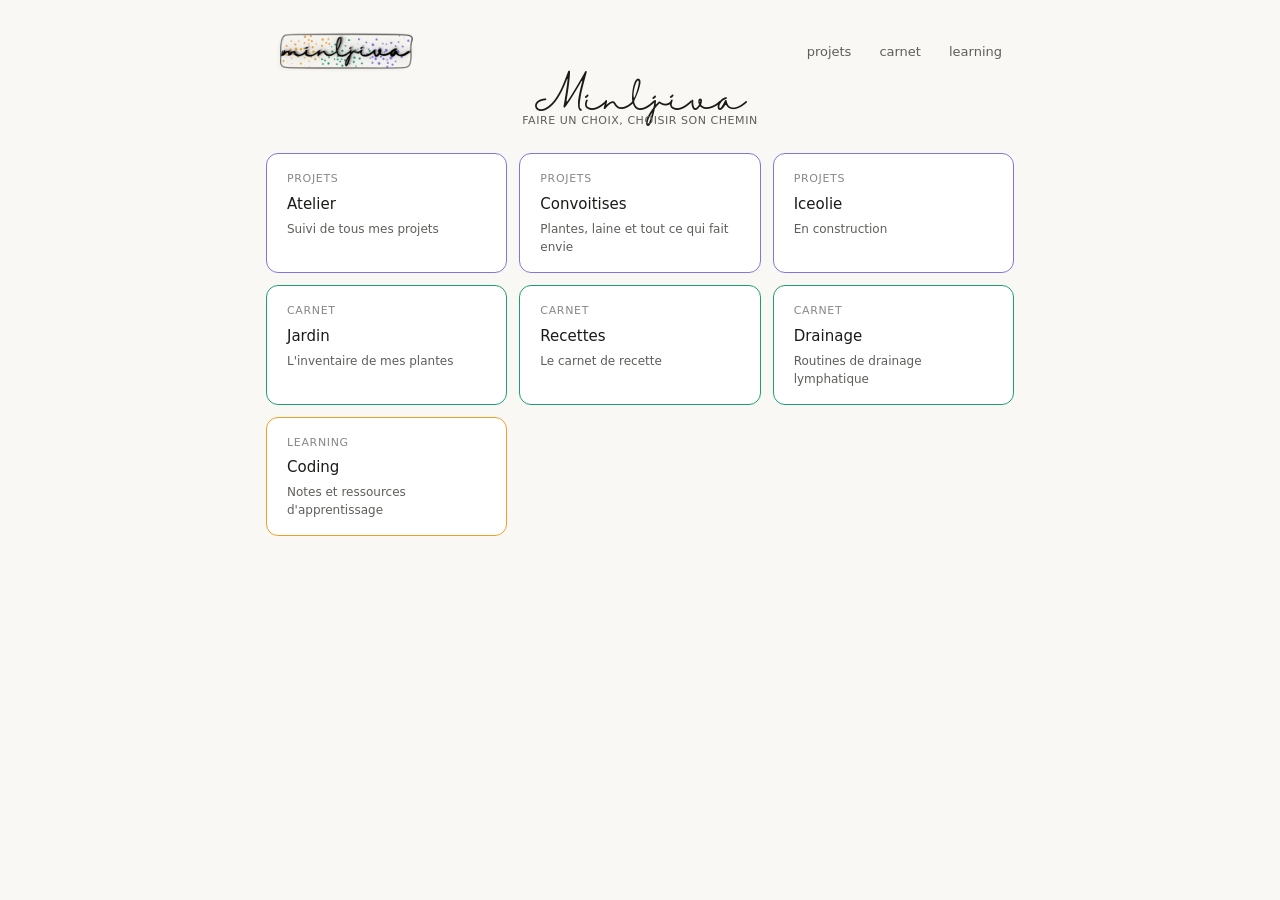
<file: index.html>
<!DOCTYPE html>
<html lang="fr">
<head>
  <meta charset="UTF-8">
  <meta name="viewport" content="width=device-width, initial-scale=1.0">
  <link rel="stylesheet" href="style.css">
  <title>Minljiva</title>
</head>
<body>

  <header class="site-header" data-page="">
    <a href="index.html"><img src="Minljiva.png" alt="Minljiva"></a>
    <nav class="nav" id="main-nav"></nav>
  </header>

  <h1>Minljiva</h1>
  <p class="subtitle">Faire un choix, choisir son chemin</p>

    <div class="index-grid">

    <a href="ATELIER.html" class="index-card-projet">
      <div class="index-card-cat">projets</div>
      <div class="index-card-title">Atelier</div>
      <div class="index-card-desc">Suivi de tous mes projets</div>
    </a>

    <a href="CONVOITISES.html" class="index-card-projet">
      <div class="index-card-cat">projets</div>
      <div class="index-card-title">Convoitises</div>
      <div class="index-card-desc">Plantes, laine et tout ce qui fait envie</div>
    </a>

<a href="https://minljiva.github.io/iceolie/" class="index-card-projet">
      <div class="index-card-cat">projets</div>
      <div class="index-card-title">Iceolie</div>
      <div class="index-card-desc">En construction</div>
    </a>

    <a href="JARDIN.html" class="index-card-carnet">
      <div class="index-card-cat">carnet</div>
      <div class="index-card-title">Jardin</div>
      <div class="index-card-desc">L'inventaire de mes plantes</div>
    </a>

    <a href="RECETTES.html" class="index-card-carnet">
      <div class="index-card-cat">carnet</div>
      <div class="index-card-title">Recettes</div>
      <div class="index-card-desc">Le carnet de recette</div>
    </a>

    <a href="DRAINAGE.html" class="index-card-carnet">
      <div class="index-card-cat">carnet</div>
      <div class="index-card-title">Drainage</div>
      <div class="index-card-desc">Routines de drainage lymphatique</div>
    </a>

<a href="CODING.html" class="index-card-learning">
      <div class="index-card-cat">learning</div>
      <div class="index-card-title">Coding</div>
      <div class="index-card-desc">Notes et ressources d'apprentissage</div>
    </a>

  </div> <script src="scripts/nav.js"></script>
</body>
</html>
</file>
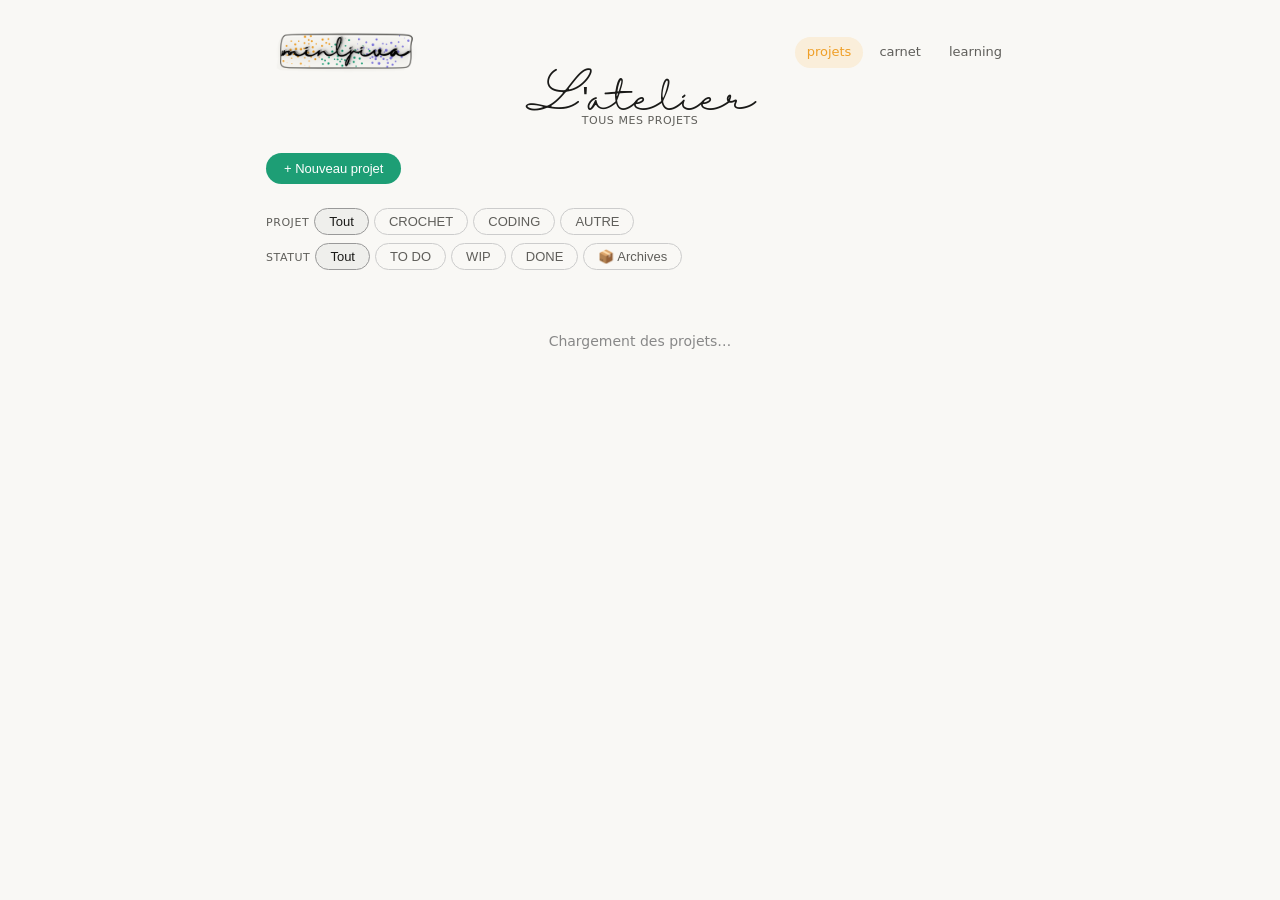
<file: ATELIER.html>
<!DOCTYPE html>
<html lang="fr">
<head>
  <meta charset="UTF-8">
  <meta name="viewport" content="width=device-width, initial-scale=1.0">
  <link rel="stylesheet" href="style.css">
  <title>L'atelier — Minljiva</title>
</head>
<body>

  <header class="site-header" data-page="projets">
    <a href="index.html"><img src="Minljiva.png" alt="Minljiva"></a>
    <nav class="nav" id="main-nav"></nav>
  </header>

  <h1>L'atelier</h1>
  <p class="subtitle">Tous mes projets</p>

  <button class="btn-add" onclick="ouvrirModal()">+ Nouveau projet</button>

  <div class="filter-bar">
    <div class="filter-group-wrapper">
      <span class="filter-label">Projet</span>
      <button class="filter-btn active" onclick="filterProjet('all', this)">Tout</button>
      <button class="filter-btn" onclick="filterProjet('crochet', this)">CROCHET</button>
      <button class="filter-btn" onclick="filterProjet('coding', this)">CODING</button>
      <button class="filter-btn" onclick="filterProjet('autre', this)">AUTRE</button>
    </div>

    <div class="filter-group-wrapper">
      <span class="filter-label">Statut</span>
      <button class="filter-btn active" onclick="setFiltre('all', this)">Tout</button>
      <button class="filter-btn" onclick="setFiltre('todo', this)">TO DO</button>
      <button class="filter-btn" onclick="setFiltre('wip', this)">WIP</button>
      <button class="filter-btn" onclick="setFiltre('done', this)">DONE</button>
      <button class="filter-btn" onclick="setFiltre('archive', this)">📦 Archives</button>
    </div>
  </div>

  <div class="count-bar" id="count"></div>
  <div class="grid" id="grid">
    <div class="loading">Chargement des projets…</div>
  </div>

  <div class="overlay" id="overlay" onclick="fermerModalSiDehors(event)">
    <div class="modal">
      <h2>Nouveau projet</h2>
      <div class="field">
        <label>Nom du projet *</label>
        <input type="text" id="inp-titre" placeholder="ex : Bonnet rayé bleu" />
      </div>
      <div class="field">
        <label>Catégorie *</label>
        <select id="inp-categorie">
          <option value="CROCHET">Crochet 🧶</option>
          <option value="CODING">Coding ⚙️</option>
          <option value="AUTRE">Autre ✨</option>
        </select>
      </div>
      <div class="field">
        <label>inspiration (nom ou lien)</label>
        <input type="text" id="inp-inspiration" placeholder="Lien ou page.html" />
      </div>
      <div class="field">
        <label>Notes / Explications</label>
        <textarea id="inp-explication" placeholder="Laine, aiguilles..."></textarea>
      </div>
      <div class="modal-actions">
        <button class="btn-next" onclick="fermerModal()">Annuler</button>
        <button class="btn-save" id="btn-save" onclick="ajouterProjet()">Ajouter</button>
      </div>
    </div>
  </div>

  <div class="overlay" id="overlay-duree" onclick="fermerDureeSiDehors(event)">
    <div class="modal">
      <h2>✓ Projet terminé !</h2>
      <div class="field">
        <label>Temps passé (optionnel)</label>
        <input type="text" id="inp-duree" placeholder="ex : 12h, 3 séances…" />
      </div>
      <div class="modal-actions">
        <button class="btn-next" onclick="validerDuree(false)">Passer</button>
        <button class="btn-save" onclick="validerDuree(true)">Enregistrer</button>
      </div>
    </div>
  </div>

  <div class="detail-overlay" id="detail-overlay" onclick="fermerDetail()"></div>
  <div class="detail-panel" id="detail-panel">
    <div class="detail-header">
      <div class="header-top-row">
        <div class="header-meta">
          <div id="d-statut-badge"></div>
          <div id="d-date" class="date"></div>
        </div>
        <button onclick="fermerDetail()" class="btn-close-detail">✕</button>
      </div>
      <div class="plant-name detail-titre" id="d-titre-affiche"></div>
    </div>
    <div class="detail-section detail-section-first">
      <div class="detail-label">Statut du projet</div>
      <select class="edit-input" id="d-statut">
        <option value="todo">TO DO</option>
        <option value="wip">WIP</option>
        <option value="done">DONE</option>
        <option value="archive">📦 Archivé</option>
      </select>
    </div>
    <div class="detail-section">
      <div class="detail-label">Nom du projet</div>
      <input class="edit-input" type="text" id="d-titre" />
    </div>
    <div class="detail-section">
      <label>Catégorie *</label>
      <select id="d-categorie" class="edit-input">
        <option value="CROCHET">Crochet 🧶</option>
        <option value="CODING">Coding ⚙️</option>
        <option value="AUTRE">Autre ✨</option>
      </select>
    </div>
    <div class="detail-section">
      <div class="detail-label">inspiration</div>
      <input class="edit-input" type="text" id="d-inspiration" />
    </div>
    <div class="detail-section">
      <div class="detail-label">Notes & explications</div>
      <textarea class="edit-textarea" id="d-explication-detail"></textarea>
    </div>
    <div class="detail-section">
      <div class="detail-label">Temps total passé</div>
      <input class="edit-input" type="text" id="d-duree" />
    </div>
    <button class="btn-edit-save btn-edit-save-full" id="btn-detail-save" onclick="sauvegarderDetail()">Enregistrer</button>
    <div class="save-ok" id="save-ok" style="display:none;">✓ Enregistré</div>
  </div>

  <script src="scripts/ATELIER.js"></script>
  <script src="scripts/nav.js"></script>
</body>
</html>
</file>
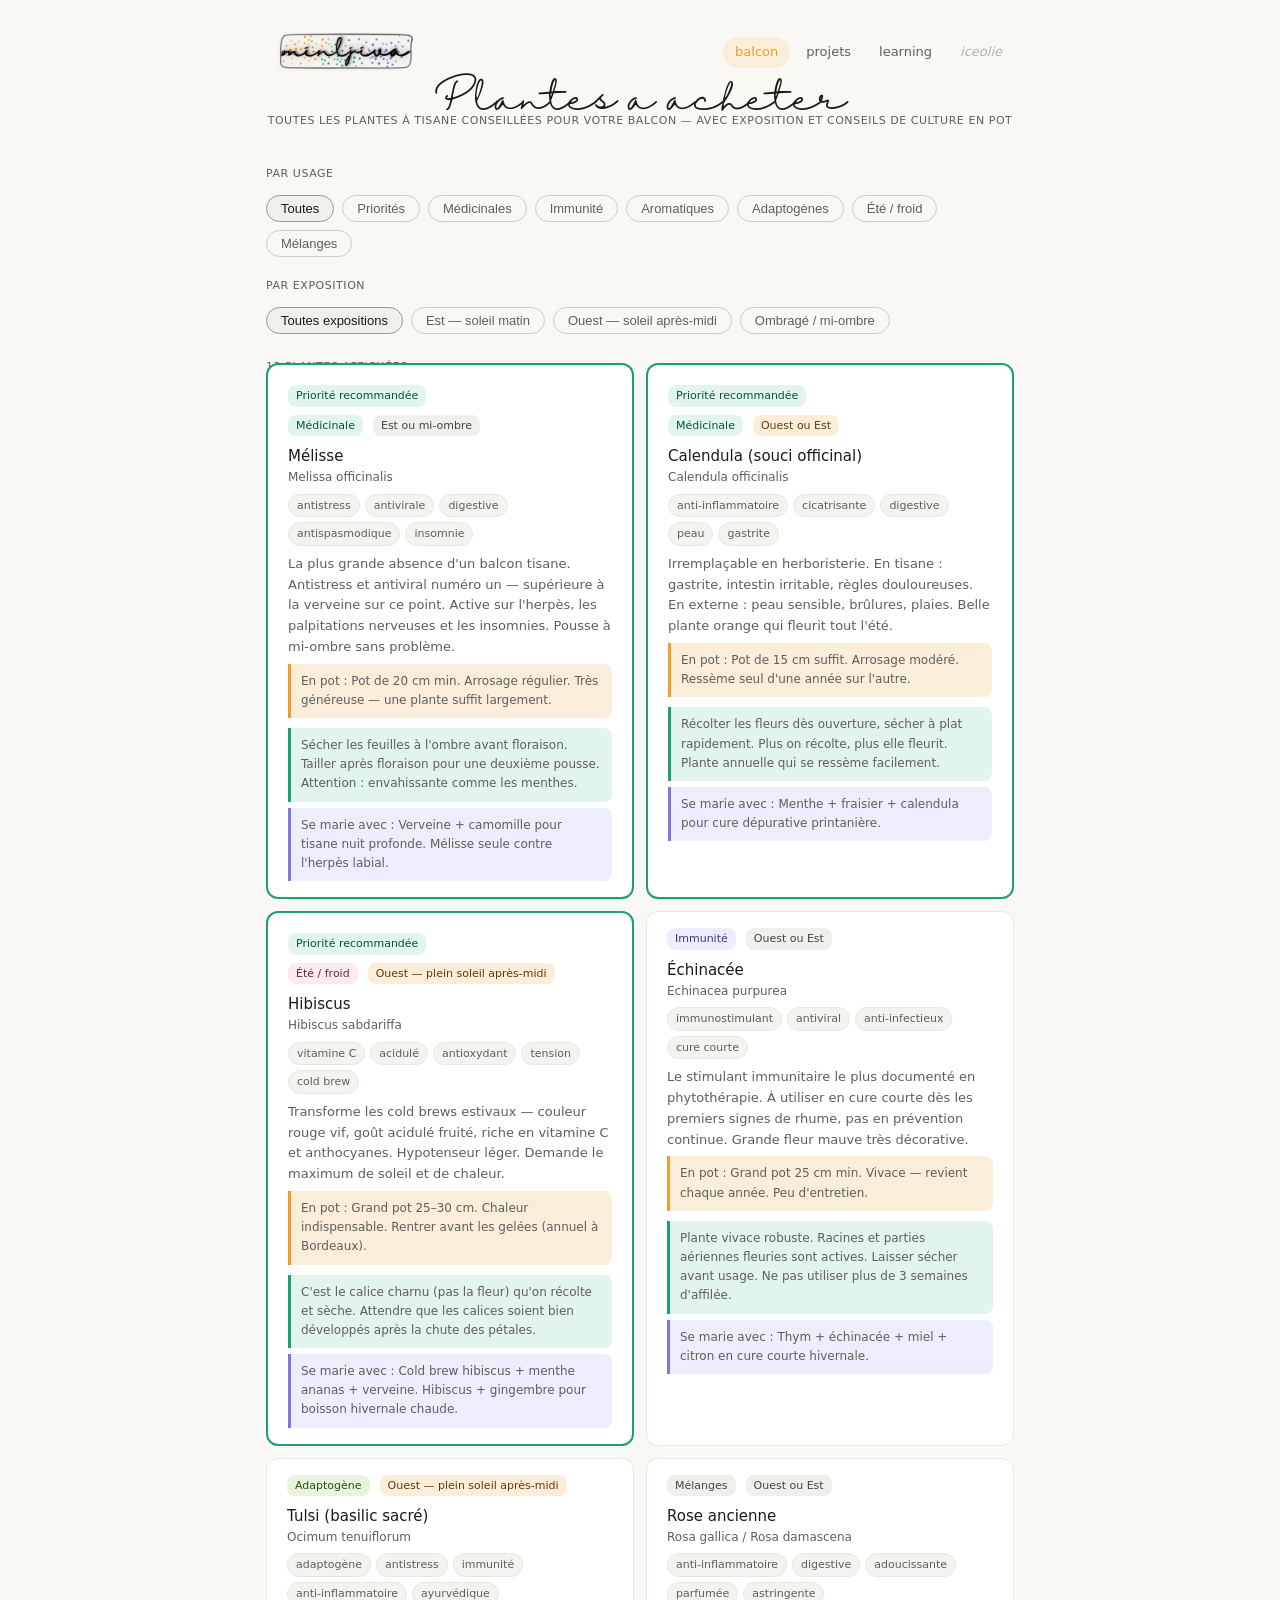
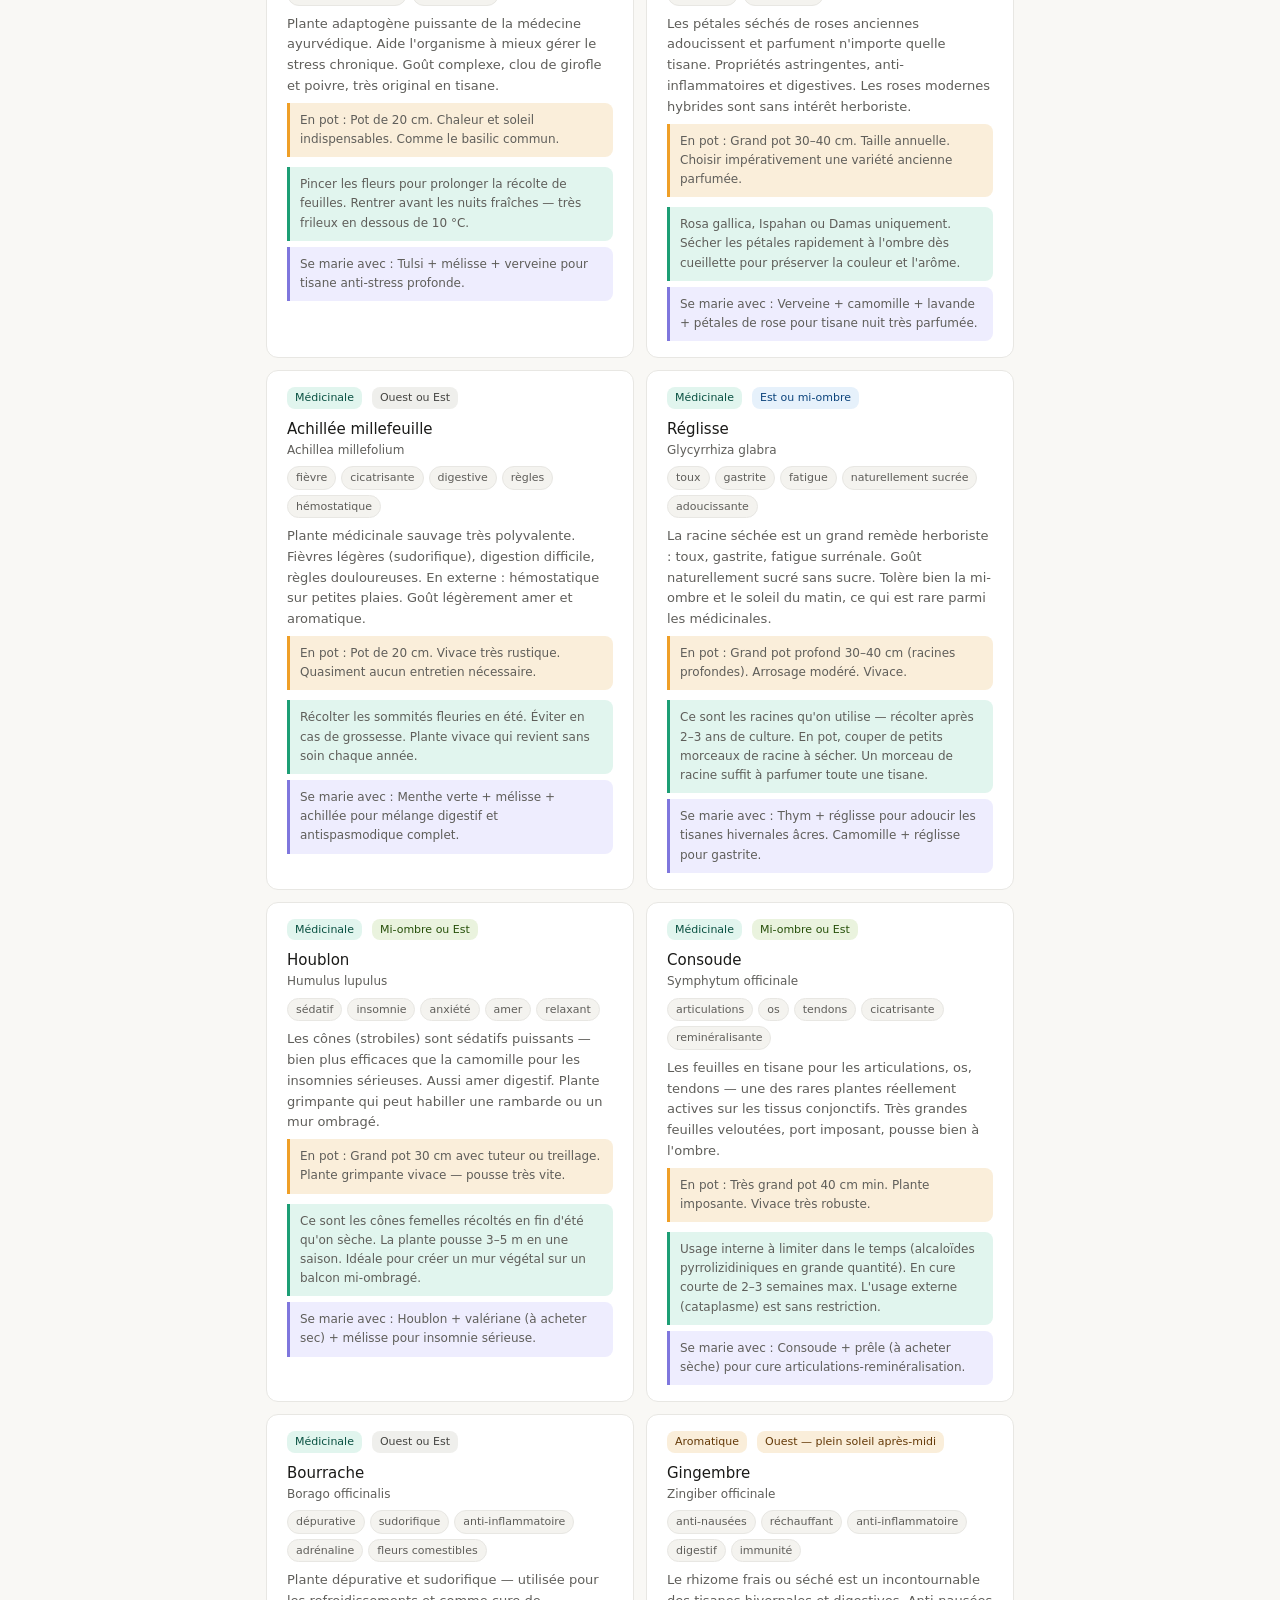
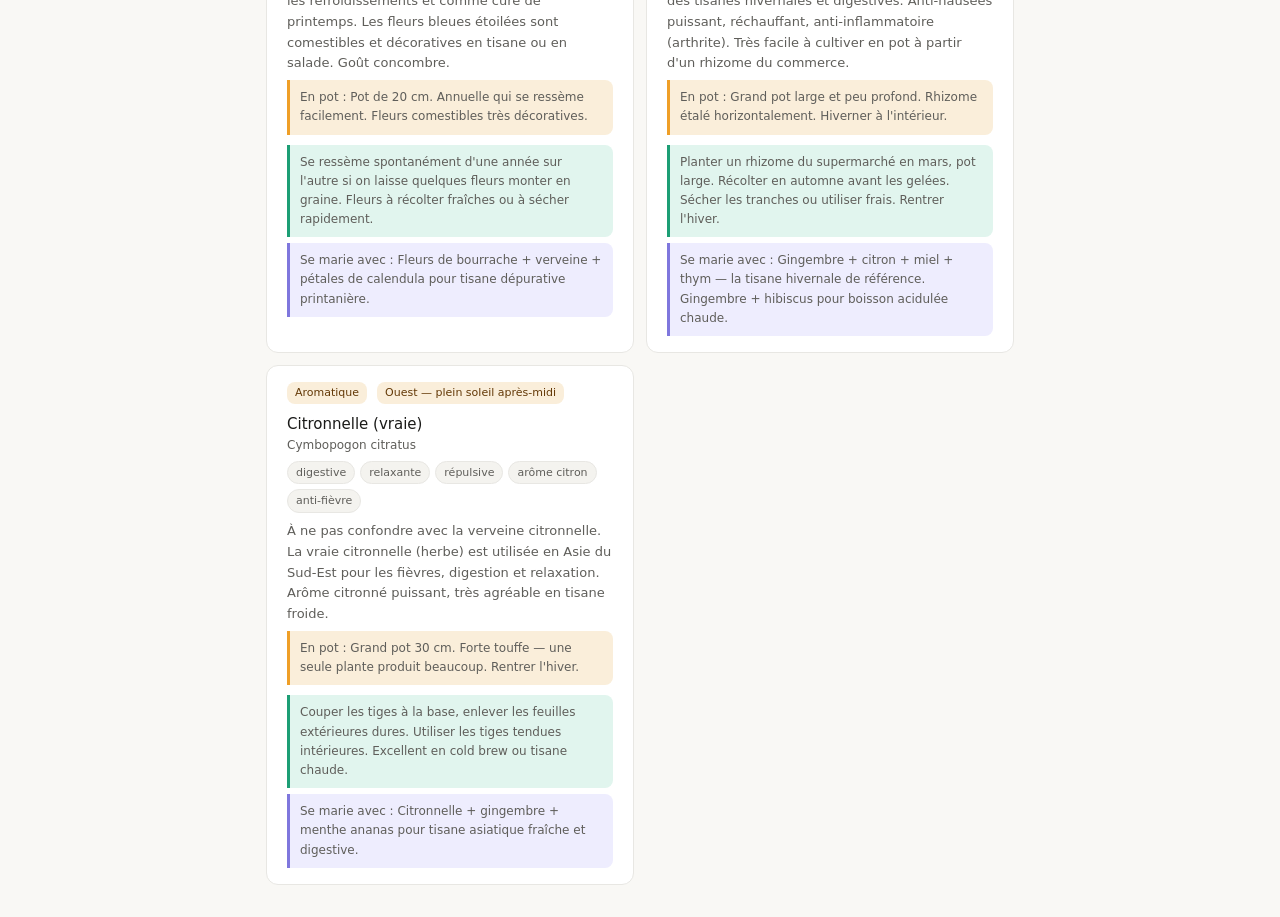
<file: AVENIR.html>
<!DOCTYPE html>
<html lang="fr">
<head>
  <meta charset="UTF-8">
  <meta name="viewport" content="width=device-width, initial-scale=1.0">
  <link rel="stylesheet" href="style.css">
  <title>L'Avenir — Minljiva</title>
    <link rel="icon" href="favicon-mini.png">
</head>
<body>

  <!-- HEADER -->
    <header class="site-header" data-page="balcon">
    <a href="index.html"><img src="Minljiva.png" alt="Minljiva"></a>
    <nav class="nav" id="main-nav"></nav>
  </header>

  <h1>Plantes à acheter</h1>
  <p class="subtitle">Toutes les plantes à tisane conseillées pour votre balcon — avec exposition et conseils de culture en pot</p>

  <div class="filter-bar">
    <span class="filter-label">Par usage</span>
    <button class="filter-btn active" onclick="filterCat('all', this)">Toutes</button>
    <button class="filter-btn" onclick="filterCat('prio', this)">Priorités</button>
    <button class="filter-btn" onclick="filterCat('med', this)">Médicinales</button>
    <button class="filter-btn" onclick="filterCat('imm', this)">Immunité</button>
    <button class="filter-btn" onclick="filterCat('arom', this)">Aromatiques</button>
    <button class="filter-btn" onclick="filterCat('adapt', this)">Adaptogènes</button>
    <button class="filter-btn" onclick="filterCat('ete', this)">Été / froid</button>
    <button class="filter-btn" onclick="filterCat('mel', this)">Mélanges</button>

    <span class="filter-label">Par exposition</span>
    <button class="filter-btn expo-btn active-all active" onclick="filterExpo('all', this)">Toutes expositions</button>
    <button class="filter-btn expo-btn" onclick="filterExpo('est', this)">Est — soleil matin</button>
    <button class="filter-btn expo-btn" onclick="filterExpo('ouest', this)">Ouest — soleil après-midi</button>
    <button class="filter-btn expo-btn" onclick="filterExpo('ombre', this)">Ombragé / mi-ombre</button>
  </div>

  <div class="count-bar" id="count"></div>
  <div class="grid" id="grid"></div>

  <script>
  const plants = [
    {
      name: "Mélisse", latin: "Melissa officinalis",
      cat: ["med","prio"], priority: true,
      badge: "Médicinale", badgeClass: "badge-med",
      expo: ["est","ombre"],
      expoLabel: "Est ou mi-ombre", expoClass: "expo-both",
      pot: "Pot de 20 cm min. Arrosage régulier. Très généreuse — une plante suffit largement.",
      tags: ["antistress","antivirale","digestive","antispasmodique","insomnie"],
      desc: "La plus grande absence d'un balcon tisane. Antistress et antiviral numéro un — supérieure à la verveine sur ce point. Active sur l'herpès, les palpitations nerveuses et les insomnies. Pousse à mi-ombre sans problème.",
      tip: "Sécher les feuilles à l'ombre avant floraison. Tailler après floraison pour une deuxième pousse. Attention : envahissante comme les menthes.",
      mariage: "Verveine + camomille pour tisane nuit profonde. Mélisse seule contre l'herpès labial."
    },
    {
      name: "Calendula (souci officinal)", latin: "Calendula officinalis",
      cat: ["med","mel","prio"], priority: true,
      badge: "Médicinale", badgeClass: "badge-med",
      expo: ["ouest","est"],
      expoLabel: "Ouest ou Est", expoClass: "expo-ouest",
      pot: "Pot de 15 cm suffit. Arrosage modéré. Ressème seul d'une année sur l'autre.",
      tags: ["anti-inflammatoire","cicatrisante","digestive","peau","gastrite"],
      desc: "Irremplaçable en herboristerie. En tisane : gastrite, intestin irritable, règles douloureuses. En externe : peau sensible, brûlures, plaies. Belle plante orange qui fleurit tout l'été.",
      tip: "Récolter les fleurs dès ouverture, sécher à plat rapidement. Plus on récolte, plus elle fleurit. Plante annuelle qui se ressème facilement.",
      mariage: "Menthe + fraisier + calendula pour cure dépurative printanière."
    },
    {
      name: "Hibiscus", latin: "Hibiscus sabdariffa",
      cat: ["ete","prio"], priority: true,
      badge: "Été / froid", badgeClass: "badge-ete",
      expo: ["ouest"],
      expoLabel: "Ouest — plein soleil après-midi", expoClass: "expo-ouest",
      pot: "Grand pot 25–30 cm. Chaleur indispensable. Rentrer avant les gelées (annuel à Bordeaux).",
      tags: ["vitamine C","acidulé","antioxydant","tension","cold brew"],
      desc: "Transforme les cold brews estivaux — couleur rouge vif, goût acidulé fruité, riche en vitamine C et anthocyanes. Hypotenseur léger. Demande le maximum de soleil et de chaleur.",
      tip: "C'est le calice charnu (pas la fleur) qu'on récolte et sèche. Attendre que les calices soient bien développés après la chute des pétales.",
      mariage: "Cold brew hibiscus + menthe ananas + verveine. Hibiscus + gingembre pour boisson hivernale chaude."
    },
    {
      name: "Échinacée", latin: "Echinacea purpurea",
      cat: ["imm"], priority: false,
      badge: "Immunité", badgeClass: "badge-imm",
      expo: ["ouest","est"],
      expoLabel: "Ouest ou Est", expoClass: "expo-both",
      pot: "Grand pot 25 cm min. Vivace — revient chaque année. Peu d'entretien.",
      tags: ["immunostimulant","antiviral","anti-infectieux","cure courte"],
      desc: "Le stimulant immunitaire le plus documenté en phytothérapie. À utiliser en cure courte dès les premiers signes de rhume, pas en prévention continue. Grande fleur mauve très décorative.",
      tip: "Plante vivace robuste. Racines et parties aériennes fleuries sont actives. Laisser sécher avant usage. Ne pas utiliser plus de 3 semaines d'affilée.",
      mariage: "Thym + échinacée + miel + citron en cure courte hivernale."
    },
    {
      name: "Tulsi (basilic sacré)", latin: "Ocimum tenuiflorum",
      cat: ["adapt","med"], priority: false,
      badge: "Adaptogène", badgeClass: "badge-adapt",
      expo: ["ouest"],
      expoLabel: "Ouest — plein soleil après-midi", expoClass: "expo-ouest",
      pot: "Pot de 20 cm. Chaleur et soleil indispensables. Comme le basilic commun.",
      tags: ["adaptogène","antistress","immunité","anti-inflammatoire","ayurvédique"],
      desc: "Plante adaptogène puissante de la médecine ayurvédique. Aide l'organisme à mieux gérer le stress chronique. Goût complexe, clou de girofle et poivre, très original en tisane.",
      tip: "Pincer les fleurs pour prolonger la récolte de feuilles. Rentrer avant les nuits fraîches — très frileux en dessous de 10 °C.",
      mariage: "Tulsi + mélisse + verveine pour tisane anti-stress profonde."
    },
    {
      name: "Rose ancienne", latin: "Rosa gallica / Rosa damascena",
      cat: ["mel"], priority: false,
      badge: "Mélanges", badgeClass: "badge-mel",
      expo: ["ouest","est"],
      expoLabel: "Ouest ou Est", expoClass: "expo-both",
      pot: "Grand pot 30–40 cm. Taille annuelle. Choisir impérativement une variété ancienne parfumée.",
      tags: ["anti-inflammatoire","digestive","adoucissante","parfumée","astringente"],
      desc: "Les pétales séchés de roses anciennes adoucissent et parfument n'importe quelle tisane. Propriétés astringentes, anti-inflammatoires et digestives. Les roses modernes hybrides sont sans intérêt herboriste.",
      tip: "Rosa gallica, Ispahan ou Damas uniquement. Sécher les pétales rapidement à l'ombre dès cueillette pour préserver la couleur et l'arôme.",
      mariage: "Verveine + camomille + lavande + pétales de rose pour tisane nuit très parfumée."
    },
    {
      name: "Achillée millefeuille", latin: "Achillea millefolium",
      cat: ["med"], priority: false,
      badge: "Médicinale", badgeClass: "badge-med",
      expo: ["ouest","est"],
      expoLabel: "Ouest ou Est", expoClass: "expo-both",
      pot: "Pot de 20 cm. Vivace très rustique. Quasiment aucun entretien nécessaire.",
      tags: ["fièvre","cicatrisante","digestive","règles","hémostatique"],
      desc: "Plante médicinale sauvage très polyvalente. Fièvres légères (sudorifique), digestion difficile, règles douloureuses. En externe : hémostatique sur petites plaies. Goût légèrement amer et aromatique.",
      tip: "Récolter les sommités fleuries en été. Éviter en cas de grossesse. Plante vivace qui revient sans soin chaque année.",
      mariage: "Menthe verte + mélisse + achillée pour mélange digestif et antispasmodique complet."
    },
    {
      name: "Réglisse", latin: "Glycyrrhiza glabra",
      cat: ["med","arom"], priority: false,
      badge: "Médicinale", badgeClass: "badge-med",
      expo: ["est","ombre"],
      expoLabel: "Est ou mi-ombre", expoClass: "expo-est",
      pot: "Grand pot profond 30–40 cm (racines profondes). Arrosage modéré. Vivace.",
      tags: ["toux","gastrite","fatigue","naturellement sucrée","adoucissante"],
      desc: "La racine séchée est un grand remède herboriste : toux, gastrite, fatigue surrénale. Goût naturellement sucré sans sucre. Tolère bien la mi-ombre et le soleil du matin, ce qui est rare parmi les médicinales.",
      tip: "Ce sont les racines qu'on utilise — récolter après 2–3 ans de culture. En pot, couper de petits morceaux de racine à sécher. Un morceau de racine suffit à parfumer toute une tisane.",
      mariage: "Thym + réglisse pour adoucir les tisanes hivernales âcres. Camomille + réglisse pour gastrite."
    },
    {
      name: "Houblon", latin: "Humulus lupulus",
      cat: ["med"], priority: false,
      badge: "Médicinale", badgeClass: "badge-med",
      expo: ["ombre","est"],
      expoLabel: "Mi-ombre ou Est", expoClass: "expo-ombre",
      pot: "Grand pot 30 cm avec tuteur ou treillage. Plante grimpante vivace — pousse très vite.",
      tags: ["sédatif","insomnie","anxiété","amer","relaxant"],
      desc: "Les cônes (strobiles) sont sédatifs puissants — bien plus efficaces que la camomille pour les insomnies sérieuses. Aussi amer digestif. Plante grimpante qui peut habiller une rambarde ou un mur ombragé.",
      tip: "Ce sont les cônes femelles récoltés en fin d'été qu'on sèche. La plante pousse 3–5 m en une saison. Idéale pour créer un mur végétal sur un balcon mi-ombragé.",
      mariage: "Houblon + valériane (à acheter sec) + mélisse pour insomnie sérieuse."
    },
    {
      name: "Consoude", latin: "Symphytum officinale",
      cat: ["med"], priority: false,
      badge: "Médicinale", badgeClass: "badge-med",
      expo: ["ombre","est"],
      expoLabel: "Mi-ombre ou Est", expoClass: "expo-ombre",
      pot: "Très grand pot 40 cm min. Plante imposante. Vivace très robuste.",
      tags: ["articulations","os","tendons","cicatrisante","reminéralisante"],
      desc: "Les feuilles en tisane pour les articulations, os, tendons — une des rares plantes réellement actives sur les tissus conjonctifs. Très grandes feuilles veloutées, port imposant, pousse bien à l'ombre.",
      tip: "Usage interne à limiter dans le temps (alcaloïdes pyrrolizidiniques en grande quantité). En cure courte de 2–3 semaines max. L'usage externe (cataplasme) est sans restriction.",
      mariage: "Consoude + prêle (à acheter sèche) pour cure articulations-reminéralisation."
    },
    {
      name: "Bourrache", latin: "Borago officinalis",
      cat: ["med","mel"], priority: false,
      badge: "Médicinale", badgeClass: "badge-med",
      expo: ["ouest","est"],
      expoLabel: "Ouest ou Est", expoClass: "expo-both",
      pot: "Pot de 20 cm. Annuelle qui se ressème facilement. Fleurs comestibles très décoratives.",
      tags: ["dépurative","sudorifique","anti-inflammatoire","adrénaline","fleurs comestibles"],
      desc: "Plante dépurative et sudorifique — utilisée pour les refroidissements et comme cure de printemps. Les fleurs bleues étoilées sont comestibles et décoratives en tisane ou en salade. Goût concombre.",
      tip: "Se ressème spontanément d'une année sur l'autre si on laisse quelques fleurs monter en graine. Fleurs à récolter fraîches ou à sécher rapidement.",
      mariage: "Fleurs de bourrache + verveine + pétales de calendula pour tisane dépurative printanière."
    },
    {
      name: "Gingembre", latin: "Zingiber officinale",
      cat: ["arom","imm"], priority: false,
      badge: "Aromatique", badgeClass: "badge-arom",
      expo: ["ouest"],
      expoLabel: "Ouest — plein soleil après-midi", expoClass: "expo-ouest",
      pot: "Grand pot large et peu profond. Rhizome étalé horizontalement. Hiverner à l'intérieur.",
      tags: ["anti-nausées","réchauffant","anti-inflammatoire","digestif","immunité"],
      desc: "Le rhizome frais ou séché est un incontournable des tisanes hivernales et digestives. Anti-nausées puissant, réchauffant, anti-inflammatoire (arthrite). Très facile à cultiver en pot à partir d'un rhizome du commerce.",
      tip: "Planter un rhizome du supermarché en mars, pot large. Récolter en automne avant les gelées. Sécher les tranches ou utiliser frais. Rentrer l'hiver.",
      mariage: "Gingembre + citron + miel + thym — la tisane hivernale de référence. Gingembre + hibiscus pour boisson acidulée chaude."
    },
    {
      name: "Citronnelle (vraie)", latin: "Cymbopogon citratus",
      cat: ["arom","mel"], priority: false,
      badge: "Aromatique", badgeClass: "badge-arom",
      expo: ["ouest"],
      expoLabel: "Ouest — plein soleil après-midi", expoClass: "expo-ouest",
      pot: "Grand pot 30 cm. Forte touffe — une seule plante produit beaucoup. Rentrer l'hiver.",
      tags: ["digestive","relaxante","répulsive","arôme citron","anti-fièvre"],
      desc: "À ne pas confondre avec la verveine citronnelle. La vraie citronnelle (herbe) est utilisée en Asie du Sud-Est pour les fièvres, digestion et relaxation. Arôme citronné puissant, très agréable en tisane froide.",
      tip: "Couper les tiges à la base, enlever les feuilles extérieures dures. Utiliser les tiges tendues intérieures. Excellent en cold brew ou tisane chaude.",
      mariage: "Citronnelle + gingembre + menthe ananas pour tisane asiatique fraîche et digestive."
    }
  ];

  let activeCat = 'all';
  let activeExpo = 'all';

  function filterCat(cat, btn) {
    activeCat = cat;
    document.querySelectorAll('.filter-btn:not(.expo-btn)').forEach(b => b.classList.remove('active'));
    btn.classList.add('active');
    render();
  }

  function filterExpo(expo, btn) {
    activeExpo = expo;
    document.querySelectorAll('.expo-btn').forEach(b => {
      b.classList.remove('active', 'active-est', 'active-ouest', 'active-ombre', 'active-all');
    });
    btn.classList.add('active');
    if (expo === 'est')        btn.classList.add('active-est');
    else if (expo === 'ouest') btn.classList.add('active-ouest');
    else if (expo === 'ombre') btn.classList.add('active-ombre');
    else                       btn.classList.add('active-all');
    render();
  }

  function render() {
    const grid = document.getElementById('grid');
    let filtered = plants;
    if (activeCat !== 'all') filtered = filtered.filter(p => p.cat.includes(activeCat));
    if (activeExpo !== 'all') filtered = filtered.filter(p => p.expo.includes(activeExpo));

    document.getElementById('count').textContent =
      filtered.length + ' plante' + (filtered.length > 1 ? 's' : '') +
      ' affichée' + (filtered.length > 1 ? 's' : '');

    if (filtered.length === 0) {
      grid.innerHTML = '<div class="empty">Aucune plante ne correspond à cette combinaison de filtres.</div>';
      return;
    }

    grid.innerHTML = filtered.map(p => `
      <div class="card${p.priority ? ' prio' : ''}">
        ${p.priority ? '<span class="prio-label">Priorité recommandée</span>' : ''}
        <div class="card-header">
          <span class="badge ${p.badgeClass}">${p.badge}</span>
          <span class="expo-tag ${p.expoClass}">${p.expoLabel}</span>
        </div>
        <div class="plant-name">${p.name}</div>
        <div class="plant-latin">${p.latin}</div>
        <div class="tags">${p.tags.map(t => `<span class="tag">${t}</span>`).join('')}</div>
        <div class="desc">${p.desc}</div>
        <div class="pot-info">En pot : ${p.pot}</div>
        <div class="tipV">${p.tip}</div>
        <div class="mariage">Se marie avec : ${p.mariage}</div>
      </div>
    `).join('');
  }

  render();
  </script>


<script>
  const NAV = [
    { cat: "balcon",   pages: [
      { label: "Herboriste", href: "HERBORISTE.html" },
      { label: "Tisanes",    href: "TISANES.html" },
      { label: "Recettes",   href: "RECETTE.html" },
      { label: "L'avenir",  href: "AVENIR.html" }
    ]},
    { cat: "projets",  pages: [
      { label: "Crochet",  href: "CROCHET.html" },
      { label: "Drainage", href: "DRAINAGE.html" }
    ]},
    { cat: "learning", pages: [
      { label: "Coding", href: "CODING.html" }
    ]},
    { cat: "iceolie",  pages: [], soon: true }
  ];
  (function buildNav() {
    const nav = document.getElementById('main-nav');
    if (!nav) return;
    const cat = nav.closest('[data-page]') ? nav.closest('[data-page]').dataset.page : '';
    NAV.forEach(group => {
      const wrap = document.createElement('div');
      wrap.className = 'nav-group' + (group.cat === cat ? ' nav-group-active' : '');
      const lbl = document.createElement('span');
      lbl.className = 'nav-cat' + (group.cat === cat ? ' actif' : '') + (group.soon ? ' nav-cat-soon' : '');
      lbl.textContent = group.cat;
      wrap.appendChild(lbl);
      if (group.pages.length > 0) {
        const dd = document.createElement('div');
        dd.className = 'nav-dropdown';
        group.pages.forEach(p => {
          const a = document.createElement('a');
          a.href = p.href; a.textContent = p.label; a.className = 'nav-drop-item';
          dd.appendChild(a);
        });
        wrap.appendChild(dd);
      }
      nav.appendChild(wrap);
    });
  })();
</script>
</body>
</html>
</file>
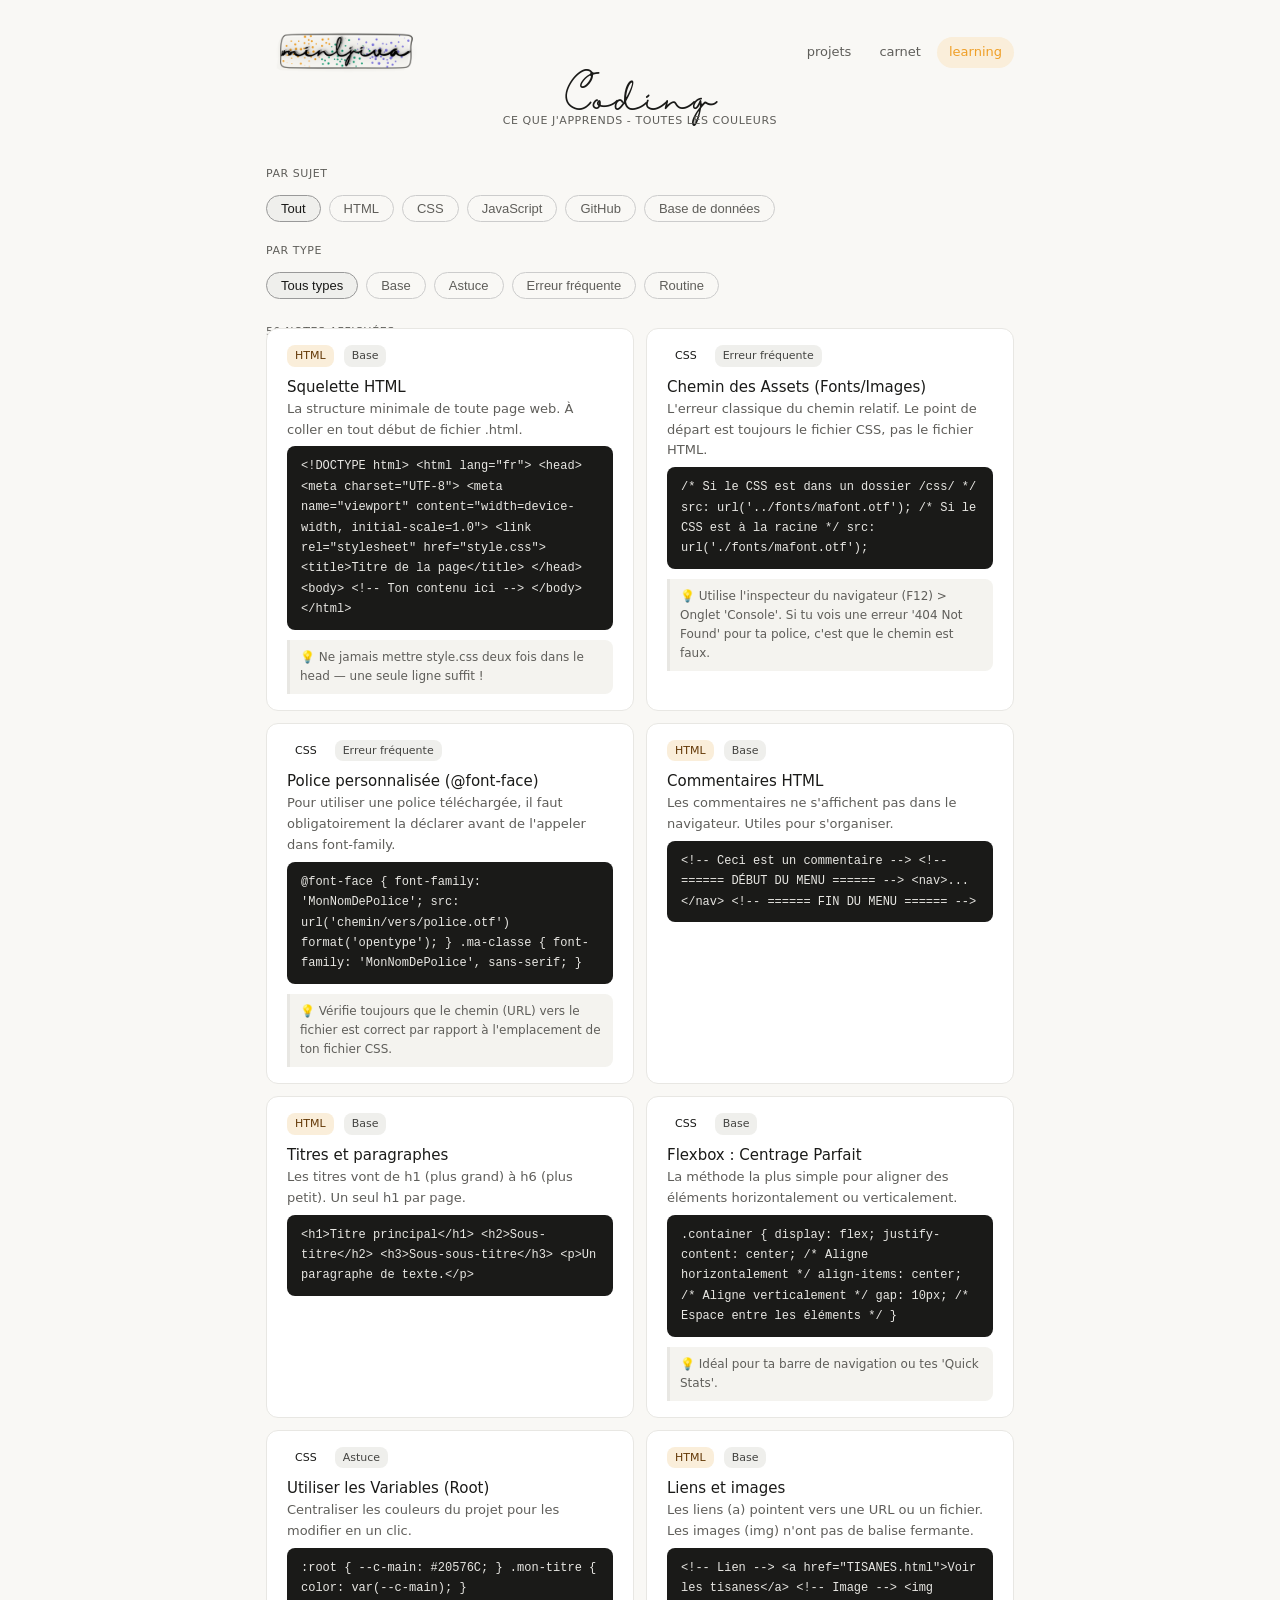
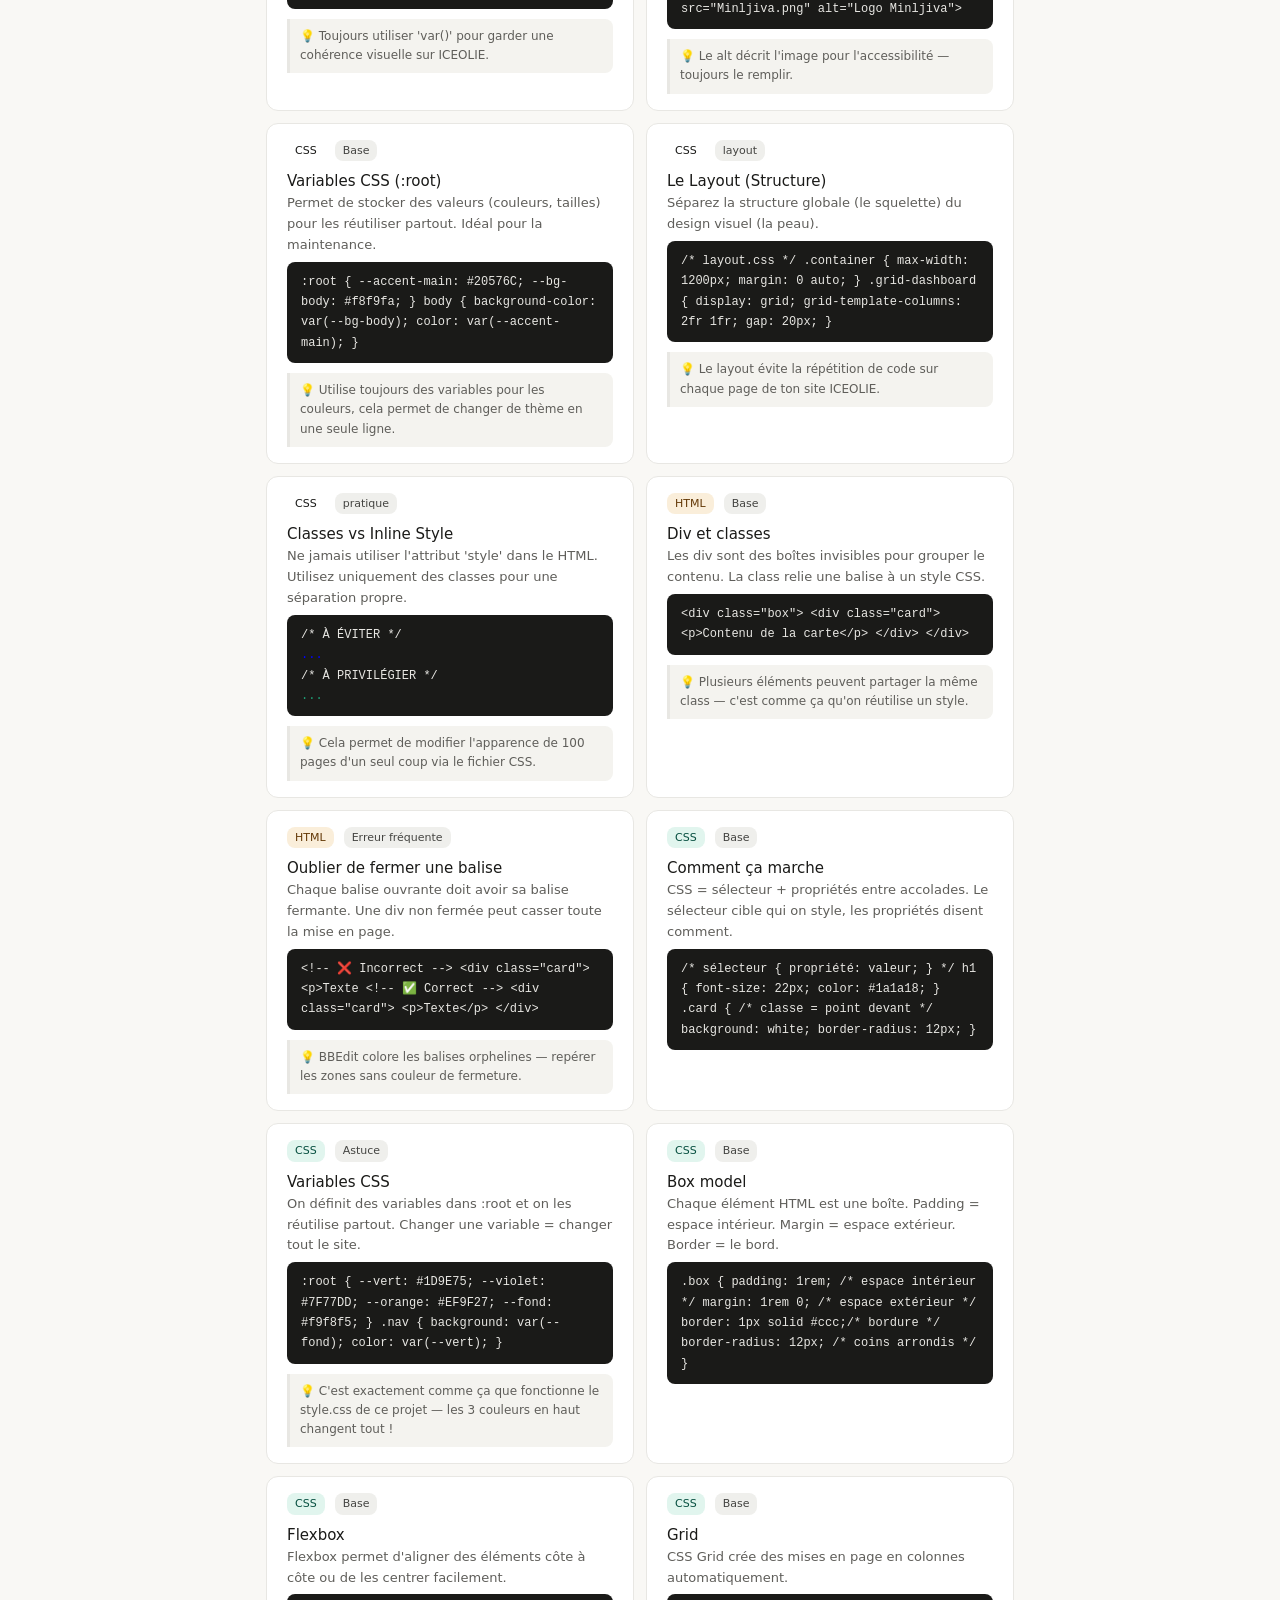
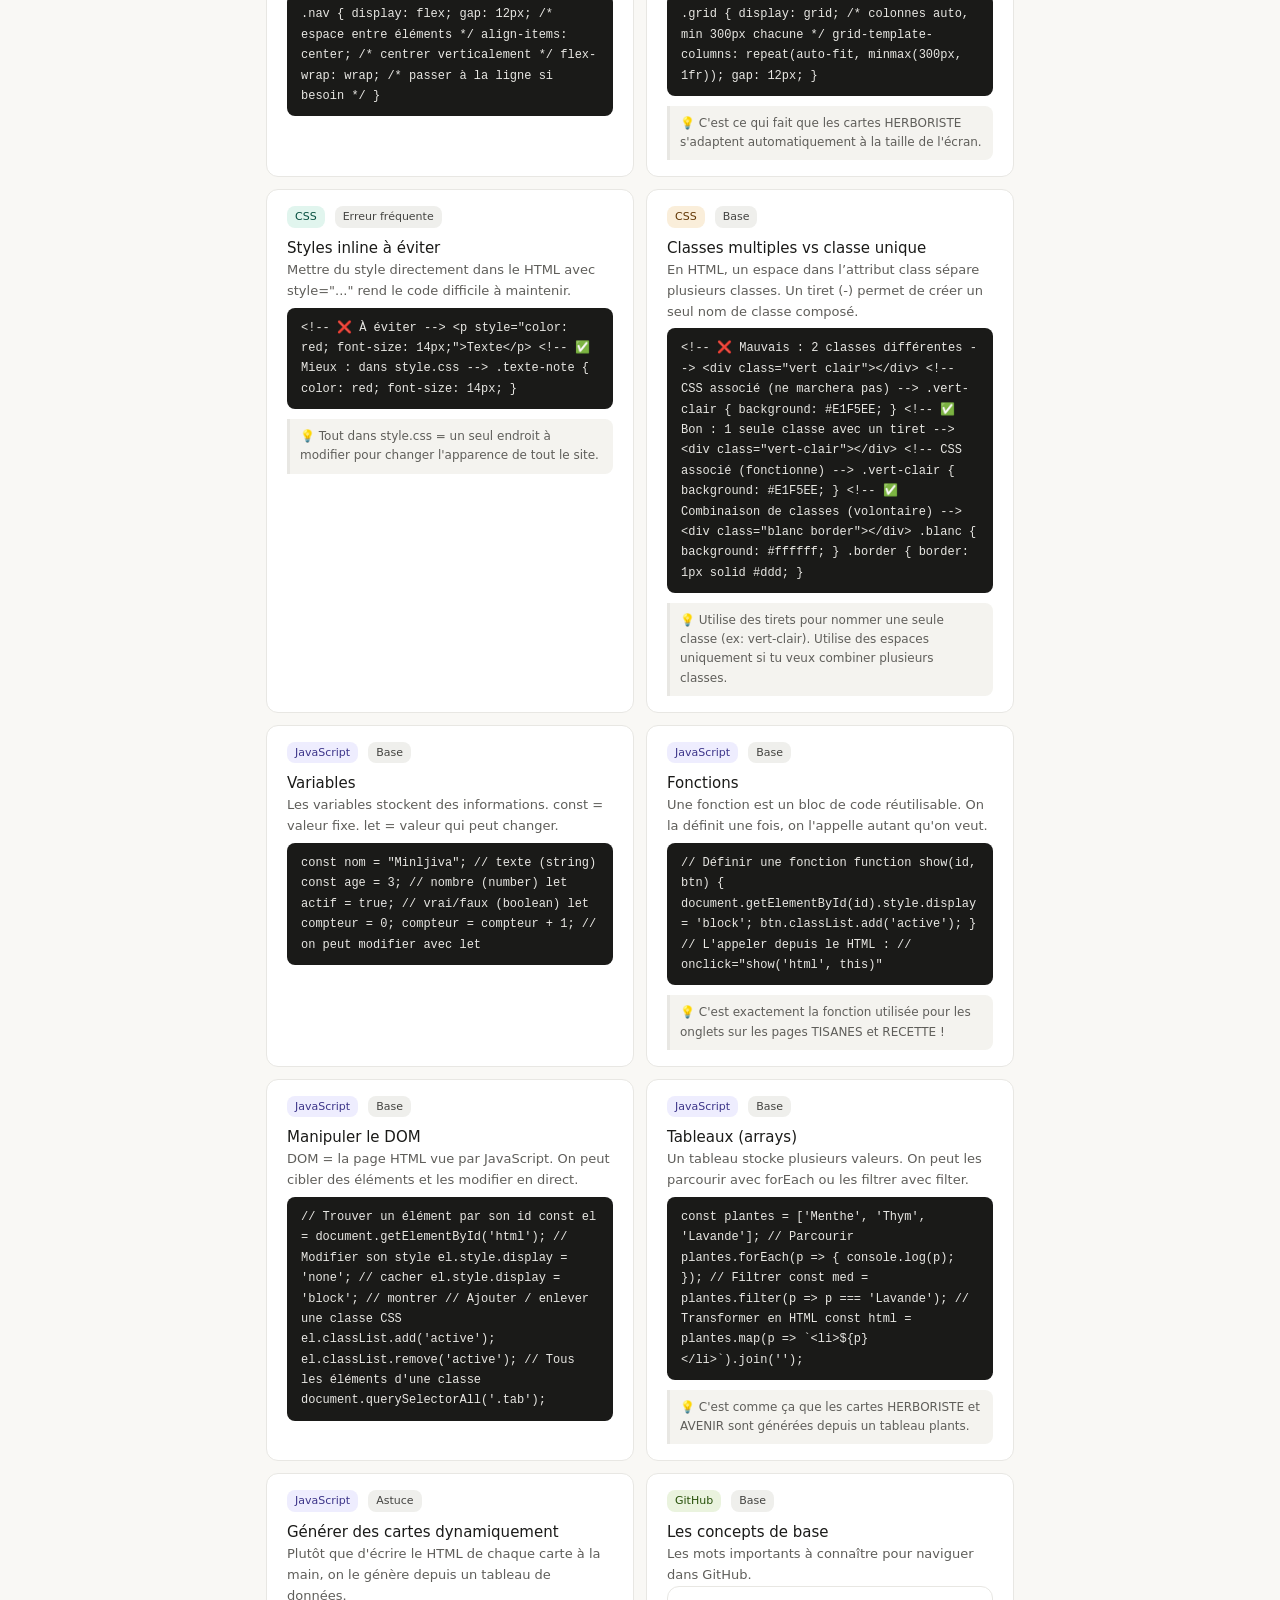
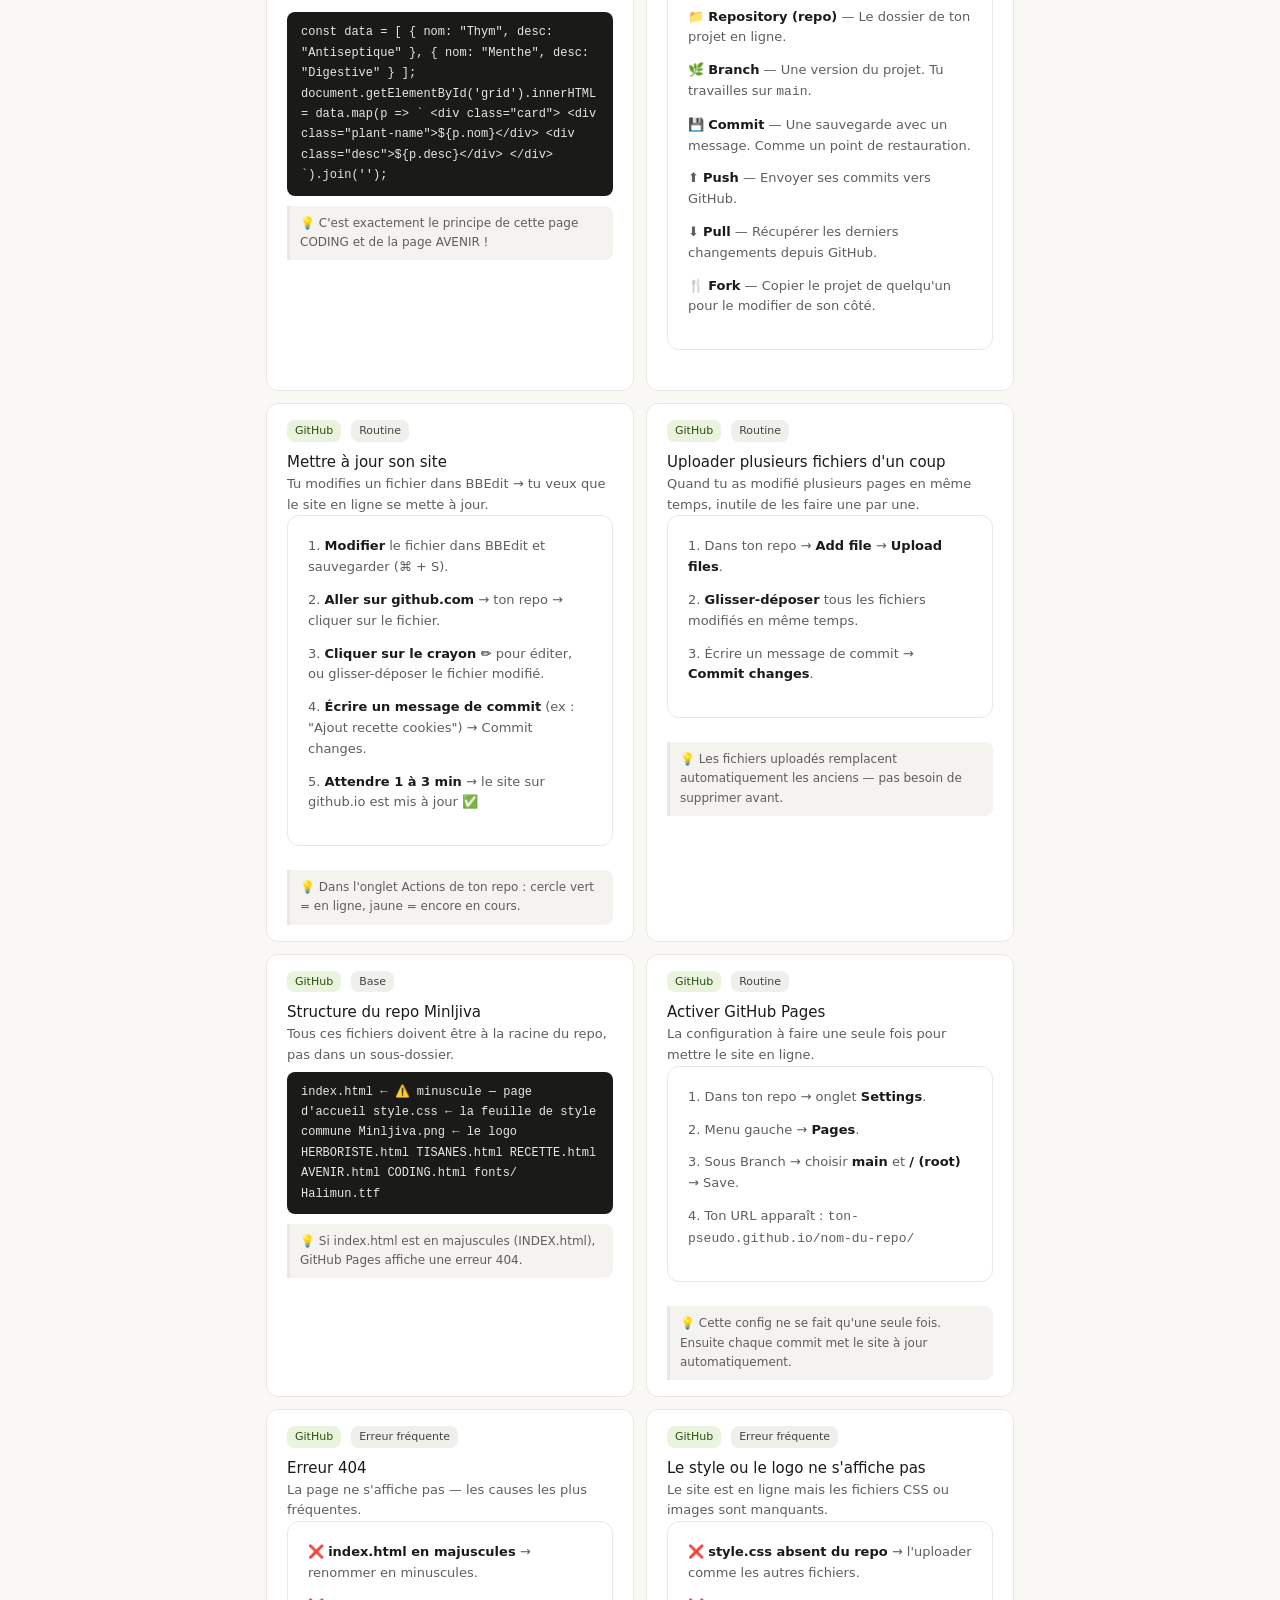
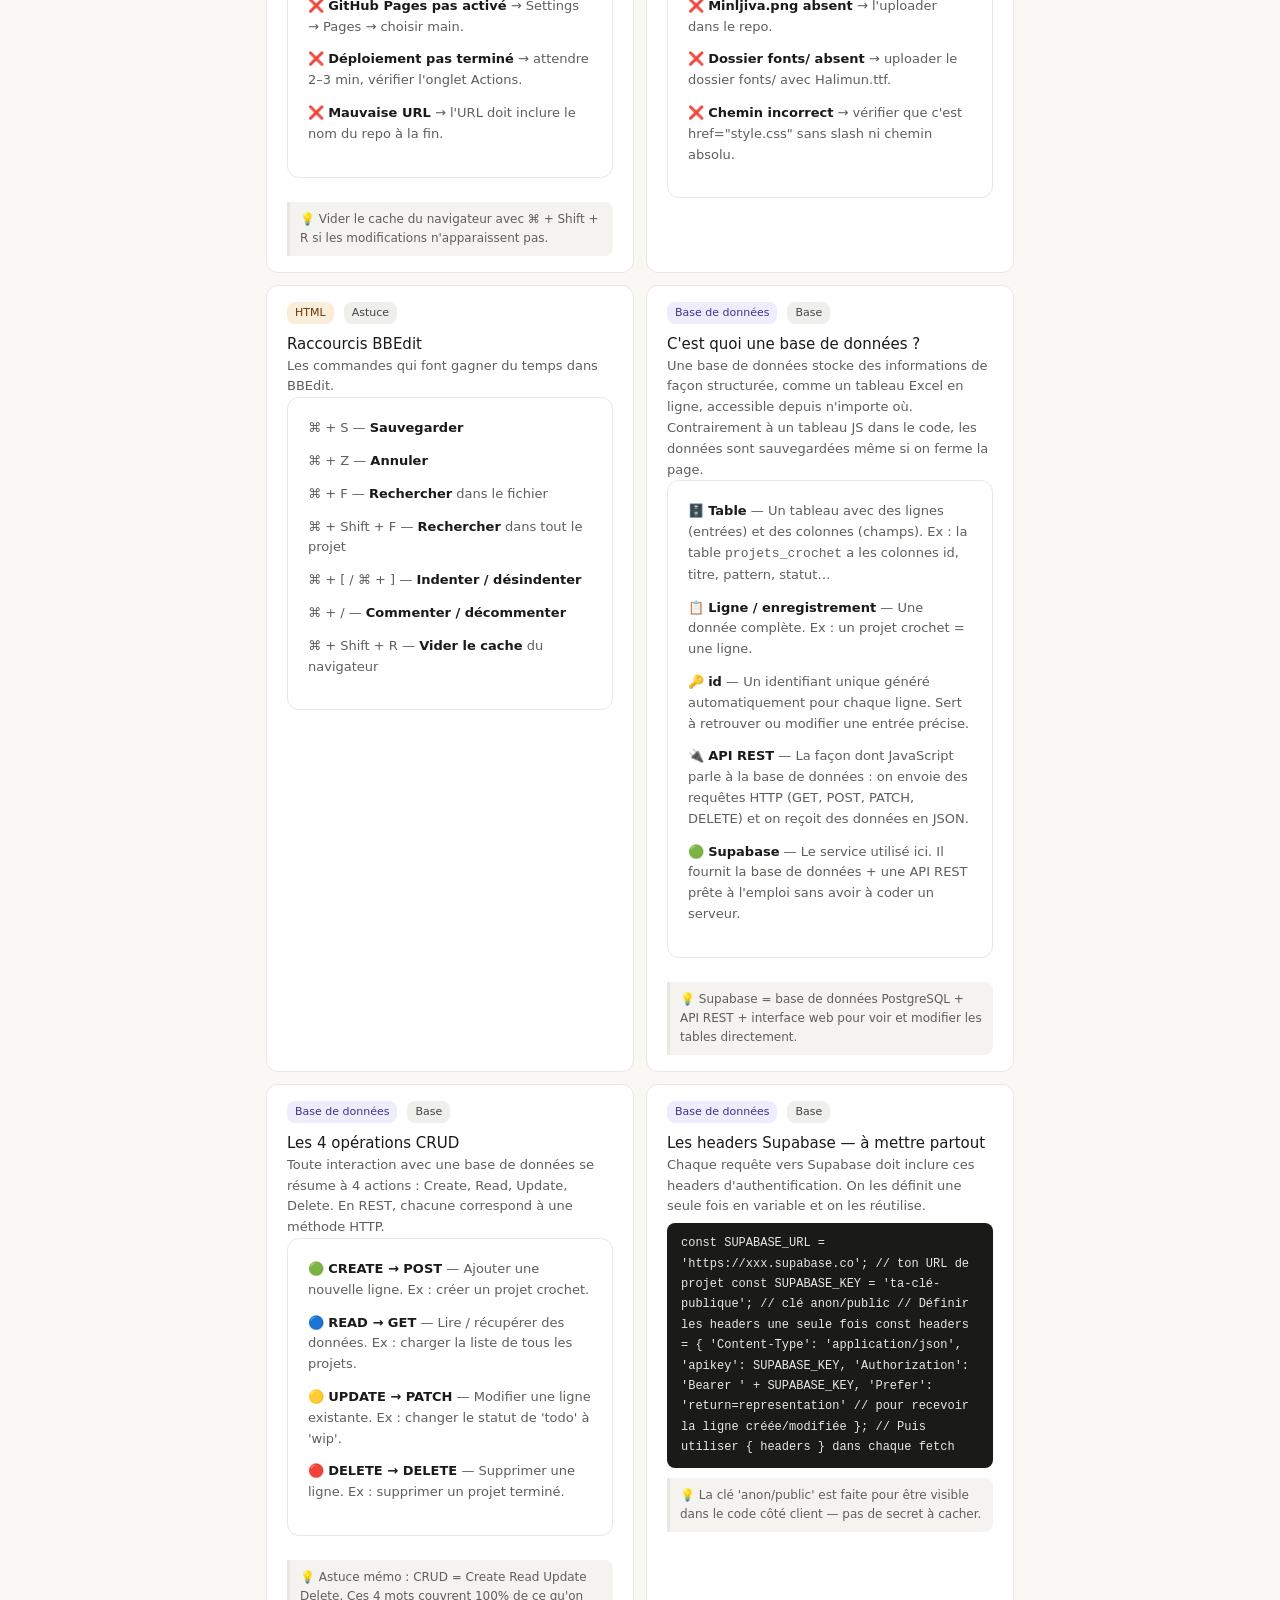
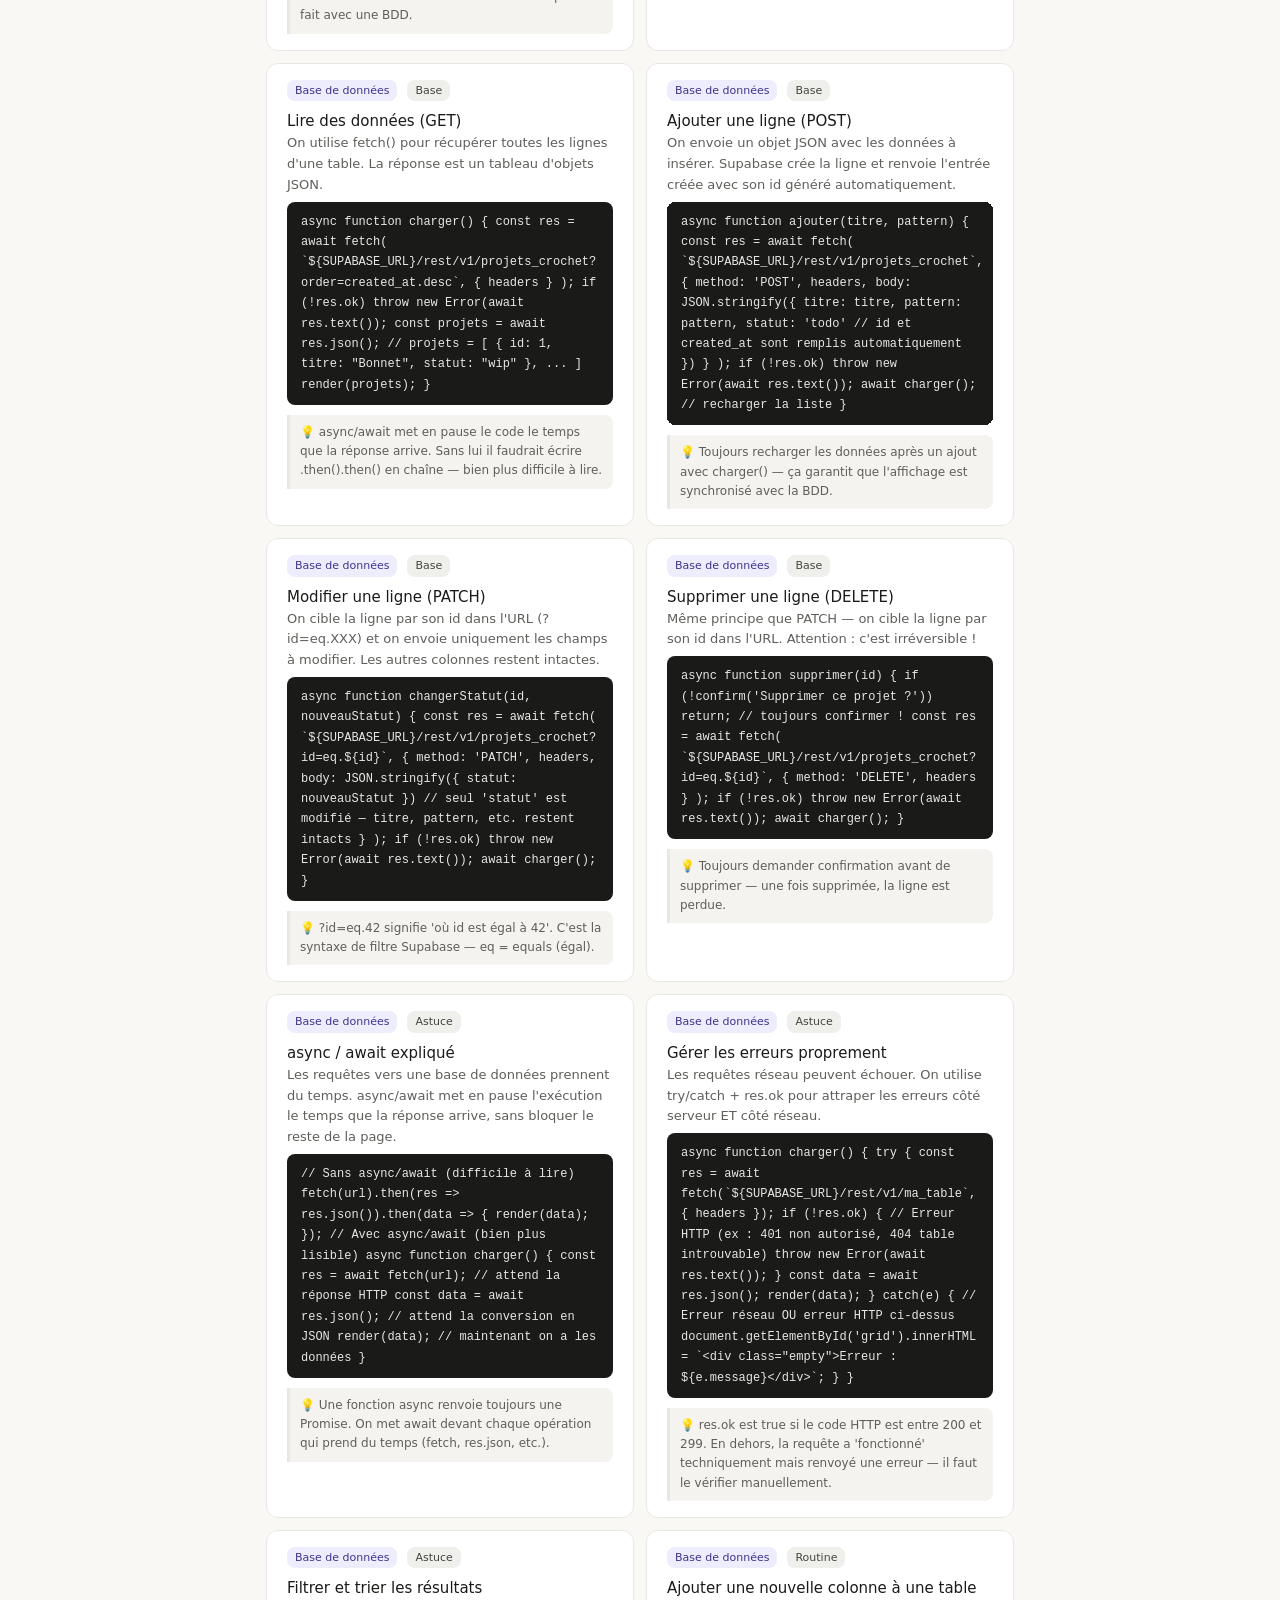
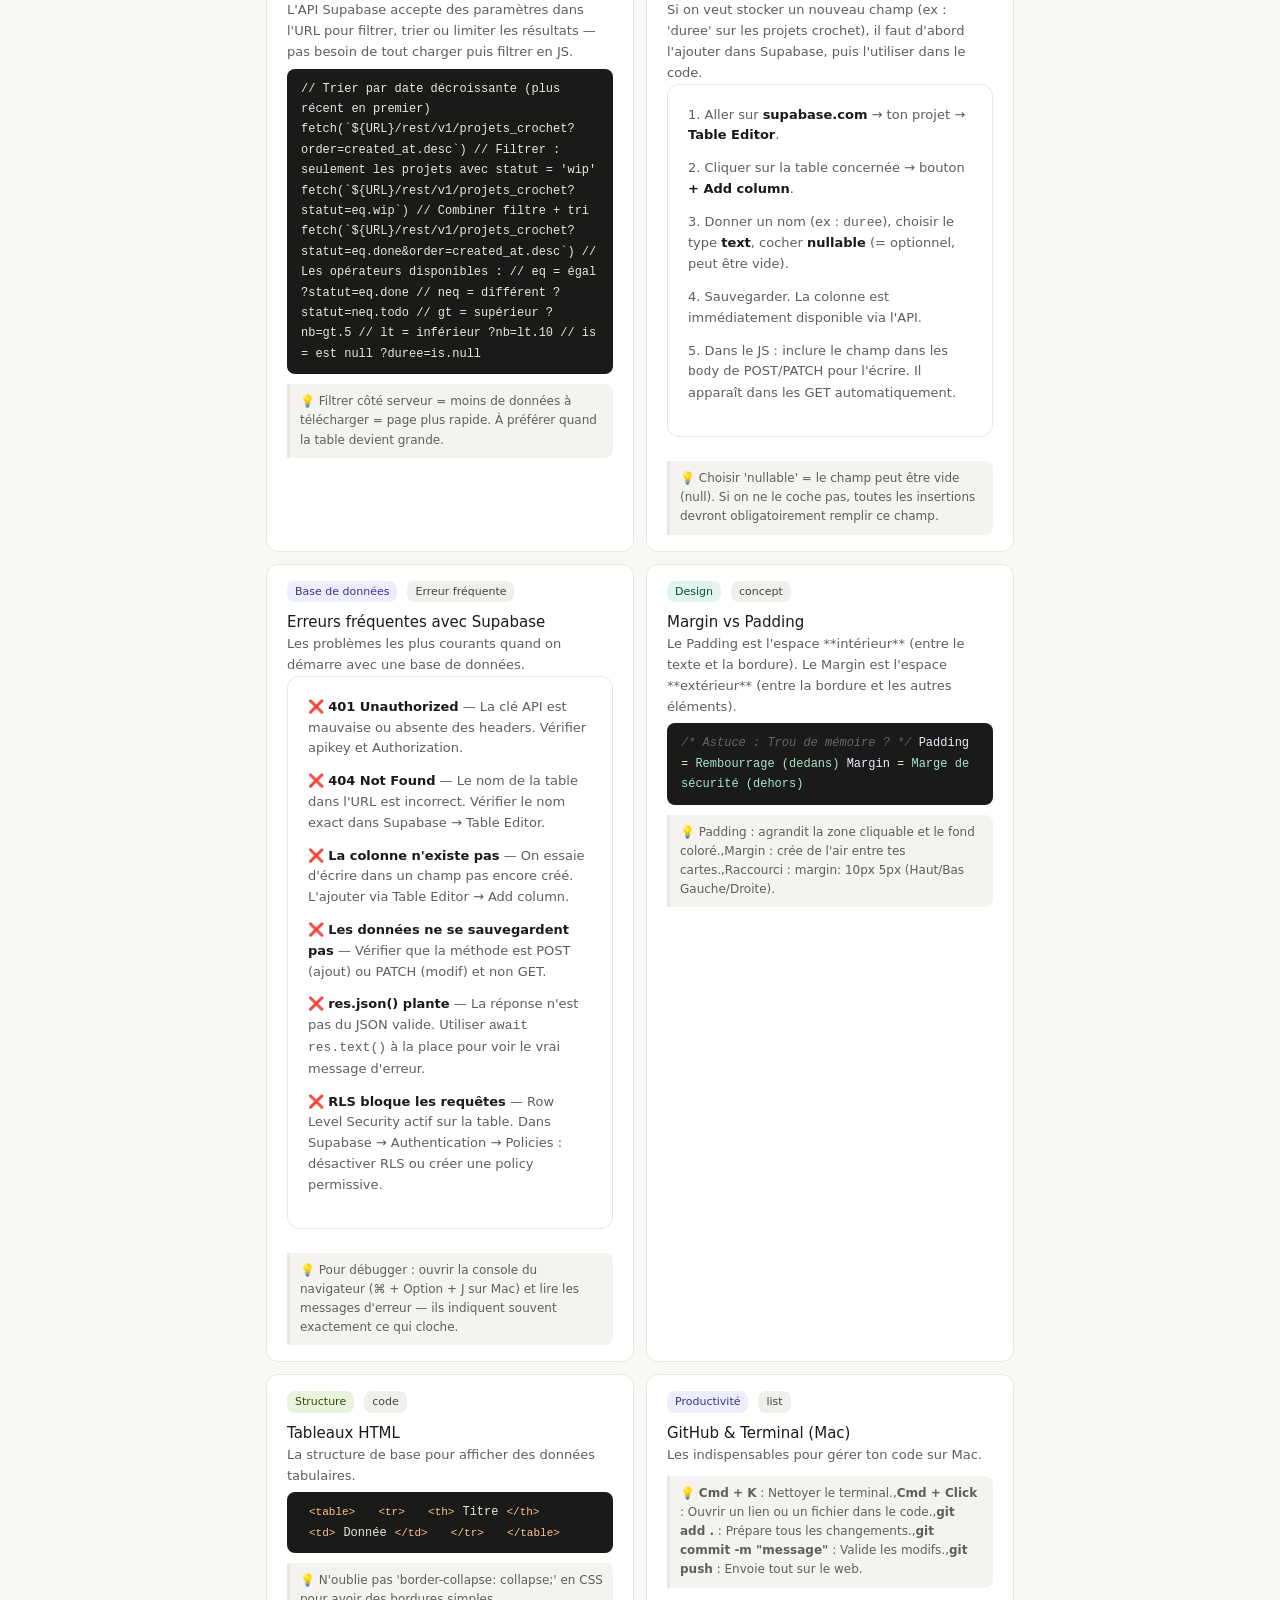
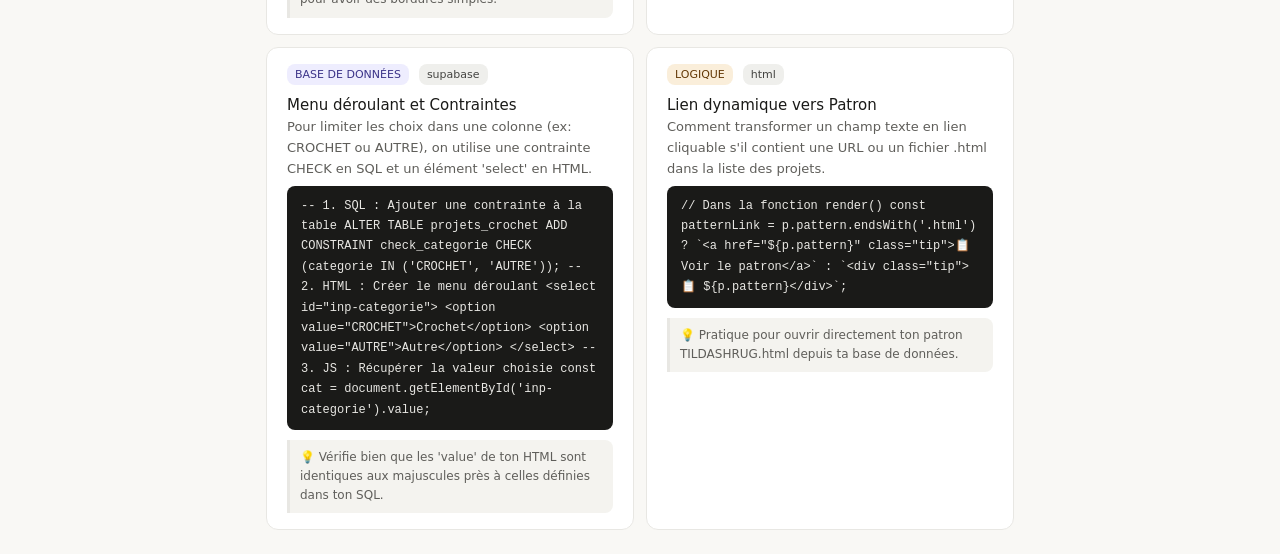
<file: CODING.html>
<!DOCTYPE html>
<html lang="fr">
<head>
  <meta charset="UTF-8">
  <meta name="viewport" content="width=device-width, initial-scale=1.0">
  <link rel="stylesheet" href="style.css">
  <title>Coding — Minljiva</title>
</head>
<body>

  <!-- HEADER -->
    <header class="site-header" data-page="learning">
    <a href="index.html"><img src="Minljiva.png" alt="Minljiva"></a>
    <nav class="nav" id="main-nav"></nav>
  </header>

  <h1>Coding</h1>
  <p class="subtitle">Ce que j'apprends - <a href="COLORS.html">toutes les couleurs</a></p>

  <div class="filter-bar">
    <span class="filter-label">Par sujet</span>
    <button class="filter-btn active" onclick="filterCat('all', this)">Tout</button>
    <button class="filter-btn" onclick="filterCat('html', this)">HTML</button>
    <button class="filter-btn" onclick="filterCat('css', this)">CSS</button>
    <button class="filter-btn" onclick="filterCat('js', this)">JavaScript</button>
    <button class="filter-btn" onclick="filterCat('github', this)">GitHub</button>
    <button class="filter-btn" onclick="filterCat('bdd', this)">Base de données</button>
    
    <span class="filter-label">Par type</span>
    <button class="filter-btn active-all active" onclick="filterType('all', this)">Tous types</button>
    <button class="filter-btn" onclick="filterType('base', this)">Base</button>
    <button class="filter-btn" onclick="filterType('astuce', this)">Astuce</button>
    <button class="filter-btn" onclick="filterType('erreur', this)">Erreur fréquente</button>
    <button class="filter-btn" onclick="filterType('routine', this)">Routine</button>
  </div>

  <div class="count-bar" id="count"></div>
  <div class="grid" id="grid"></div>


<script src="scripts/CODING.js"></script>
  <script src="scripts/nav.js"></script>
</body>
</html>
</file>
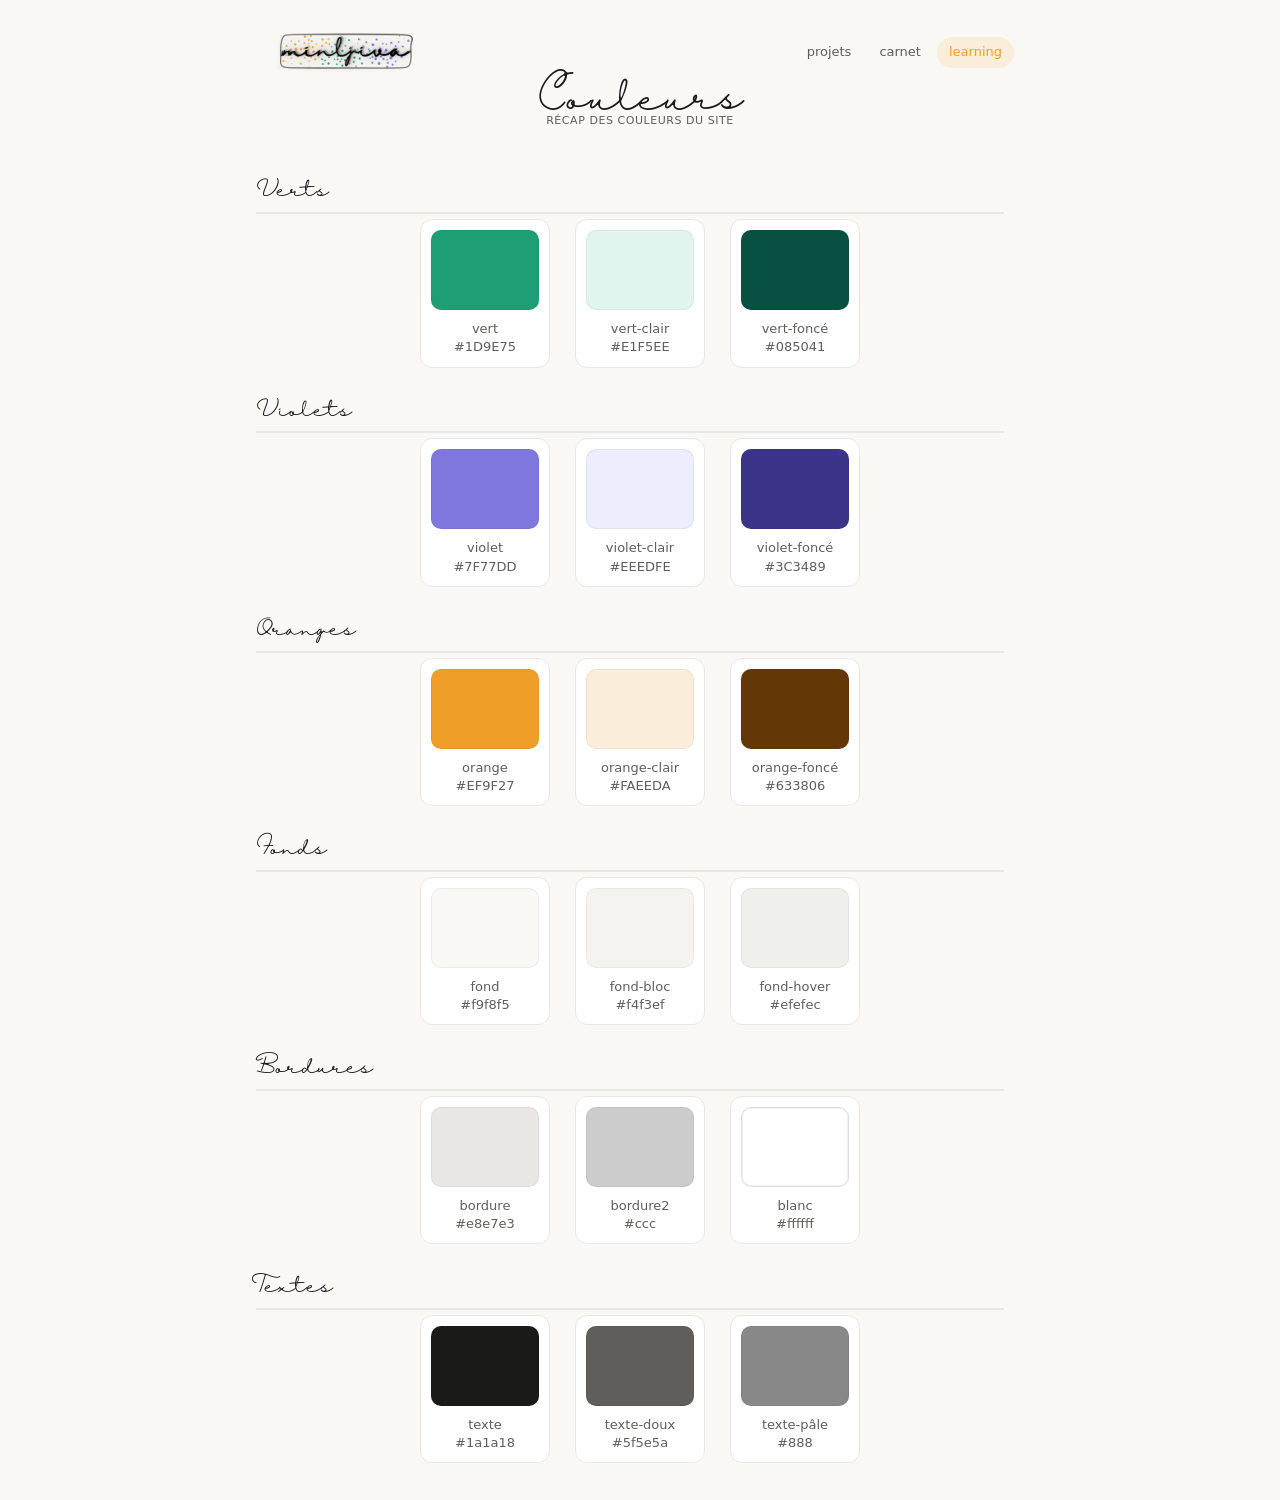
<file: COLORS.html>
<!DOCTYPE html>
<html lang="fr">
<head>
  <meta charset="UTF-8">
  <meta name="viewport" content="width=device-width, initial-scale=1.0">
  <link rel="stylesheet" href="style.css">
  <title>Couleurs — Minljiva</title>
</head>
<body>

  <!-- HEADER -->
    <header class="site-header" data-page="learning">
    <a href="index.html"><img src="Minljiva.png" alt="Minljiva"></a>
    <nav class="nav" id="main-nav"></nav>
  </header>

  <h1>Couleurs</h1>
  <p class="subtitle">Récap des couleurs du site</p>
  
  <div class="palette">

  <!-- VERTS -->
    <div class="palette-group">
  <div class="palette-title">Verts</div>
    <div class="cards-container">
  <div class="color-card"><div class="color-box vert"></div><p>vert<br>#1D9E75</p></div>
  <div class="color-card"><div class="color-box vert-clair"></div><p>vert-clair<br>#E1F5EE</p></div>
  <div class="color-card"><div class="color-box vert-fonce"></div><p>vert-foncé<br>#085041</p></div>
      </div></div>
  <!-- VIOLETS -->
  <div class="palette-group">
  <div class="palette-title">Violets</div>
<div class="cards-container">
  <div class="color-card"><div class="color-box violet"></div><p>violet<br>#7F77DD</p></div>
  <div class="color-card"><div class="color-box violet-clair"></div><p>violet-clair<br>#EEEDFE</p></div>
  <div class="color-card"><div class="color-box violet-fonce"></div><p>violet-foncé<br>#3C3489</p></div>
</div></div>
  <!-- ORANGES -->
                <div class="palette-group">
  <div class="palette-title">Oranges</div>
<div class="cards-container">
  <div class="color-card"><div class="color-box orange"></div><p>orange<br>#EF9F27</p></div>
  <div class="color-card"><div class="color-box orange-clair"></div><p>orange-clair<br>#FAEEDA</p></div>
  <div class="color-card"><div class="color-box orange-fonce"></div><p>orange-foncé<br>#633806</p></div>
</div></div>
  <!-- FONDS -->
  <div class="palette-group">
  <div class="palette-title">Fonds</div>
<div class="cards-container">
  <div class="color-card"><div class="color-box fond"></div><p>fond<br>#f9f8f5</p></div>
  <div class="color-card"><div class="color-box fond-bloc"></div><p>fond-bloc<br>#f4f3ef</p></div>
  <div class="color-card"><div class="color-box fond-hover"></div><p>fond-hover<br>#efefec</p></div>
</div></div>
  <!-- BORDURES -->
<div class="palette-group">
  <div class="palette-title">Bordures</div>
<div class="cards-container">
  <div class="color-card"><div class="color-box bordure"></div><p>bordure<br>#e8e7e3</p></div>
  <div class="color-card"><div class="color-box bordure2"></div><p>bordure2<br>#ccc</p></div>
  <div class="color-card"><div class="color-box blanc border"></div><p>blanc<br>#ffffff</p></div>
   </div></div>
  <!-- TEXTES -->
 <div class="palette-group">
  <div class="palette-title">Textes</div>
<div class="cards-container">
  <div class="color-card"><div class="color-box texte"></div><p>texte<br>#1a1a18</p></div>
  <div class="color-card"><div class="color-box texte-doux"></div><p>texte-doux<br>#5f5e5a</p></div>
  <div class="color-card"><div class="color-box texte-pale"></div><p>texte-pâle<br>#888</p></div>
</div></div>
</div>
<script src="scripts/nav.js"></script>
  </body>
</html>
</file>
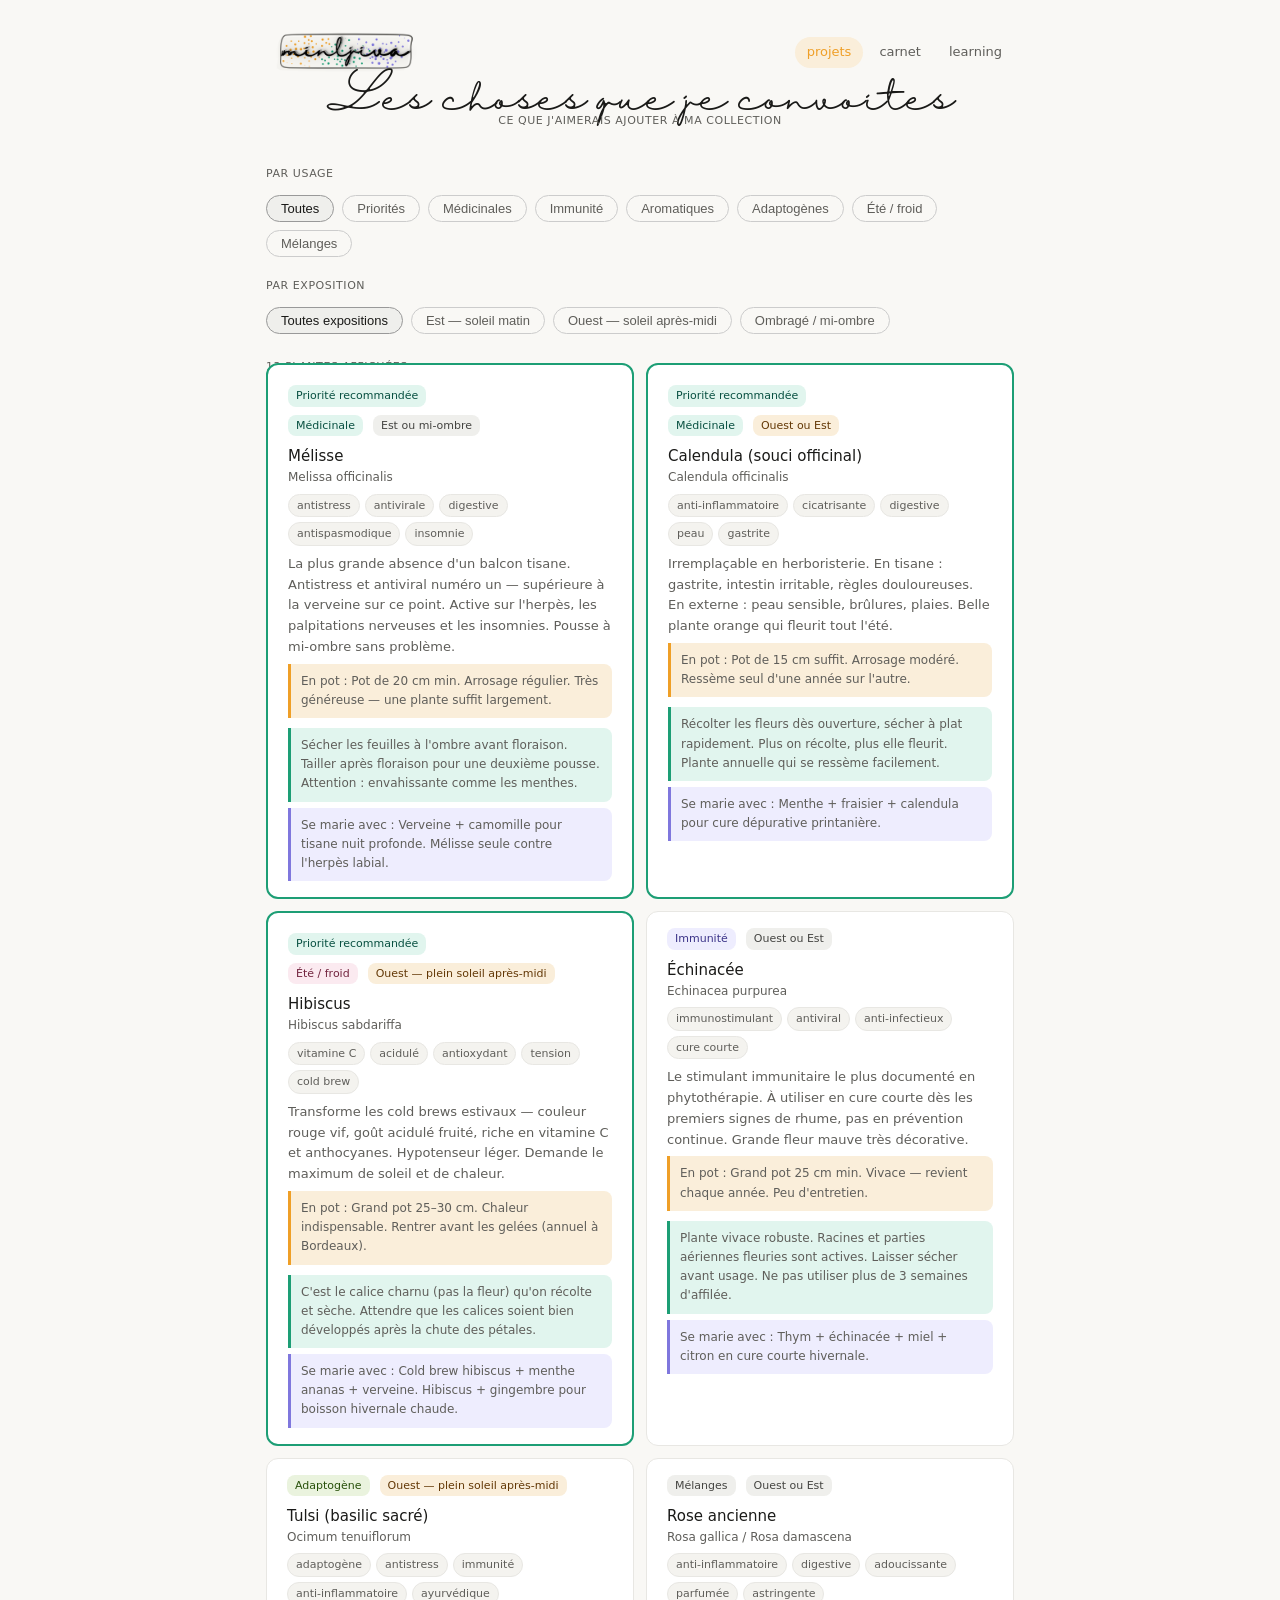
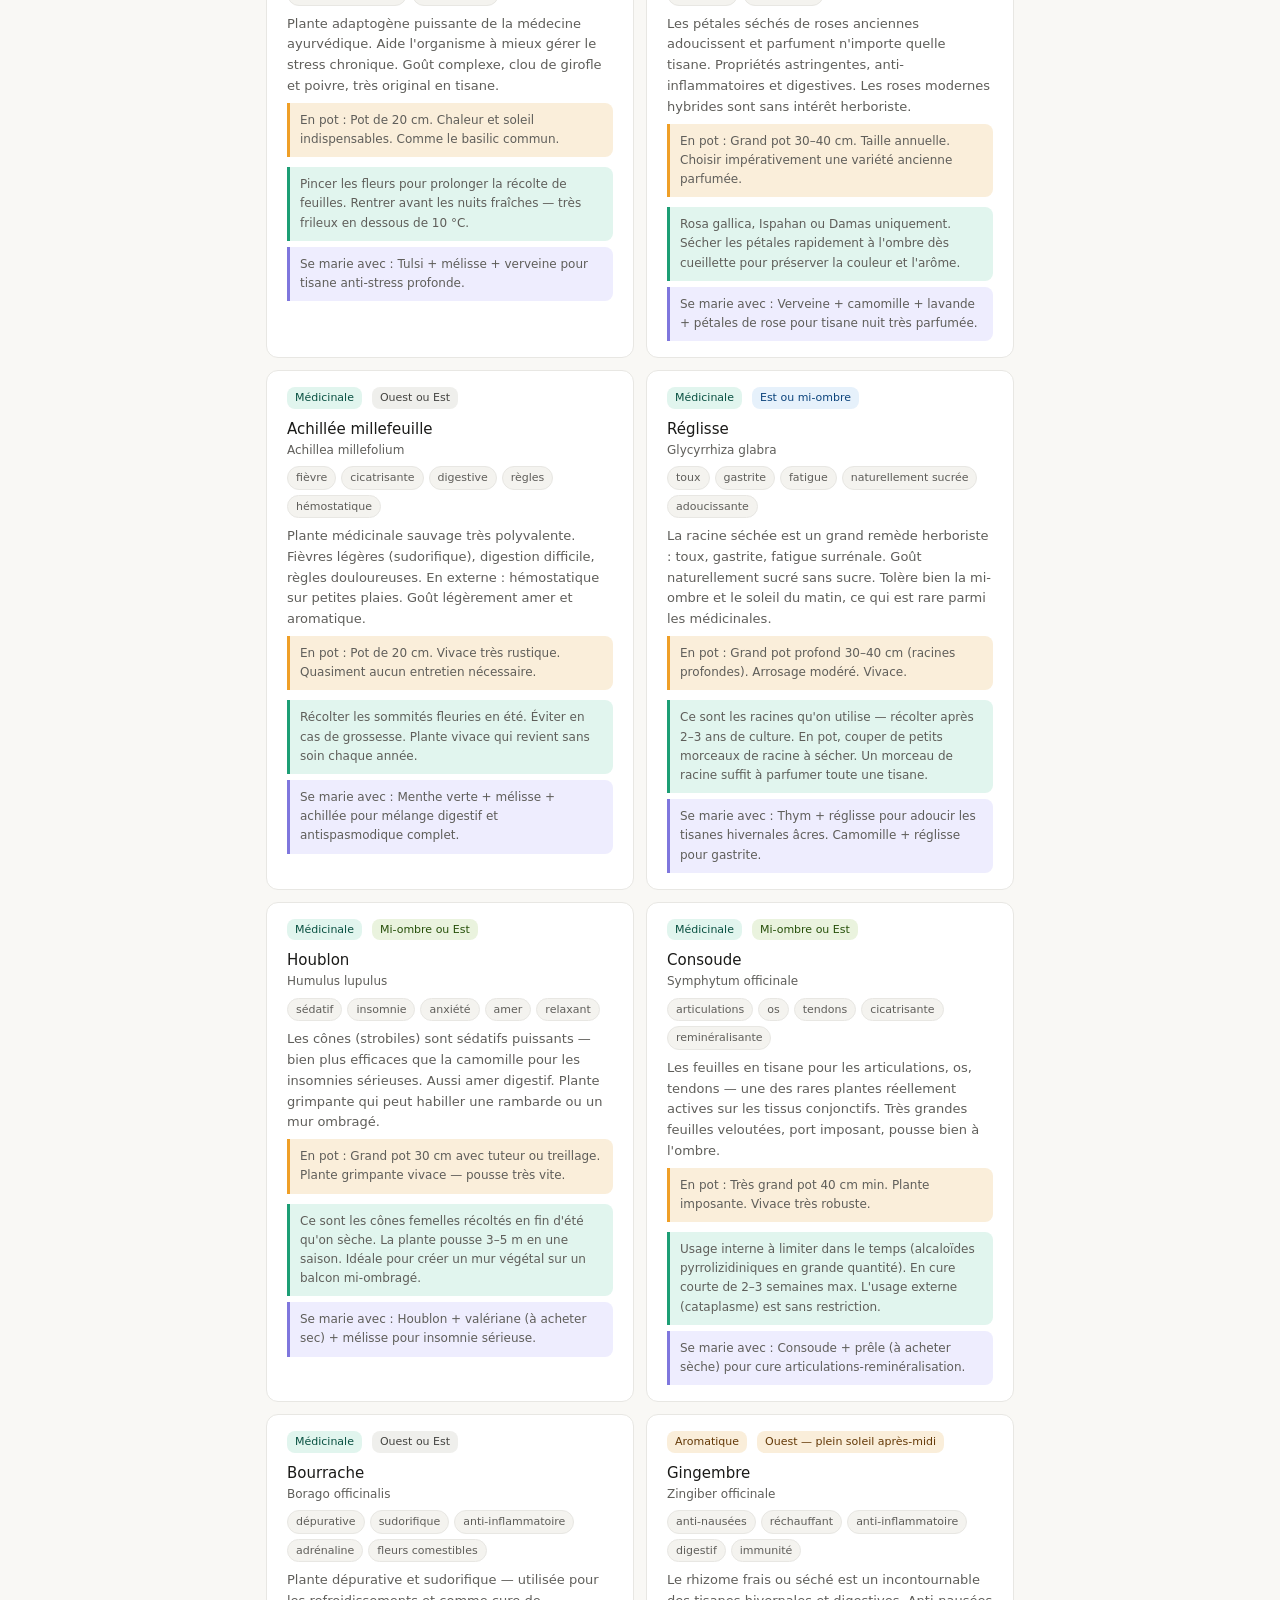
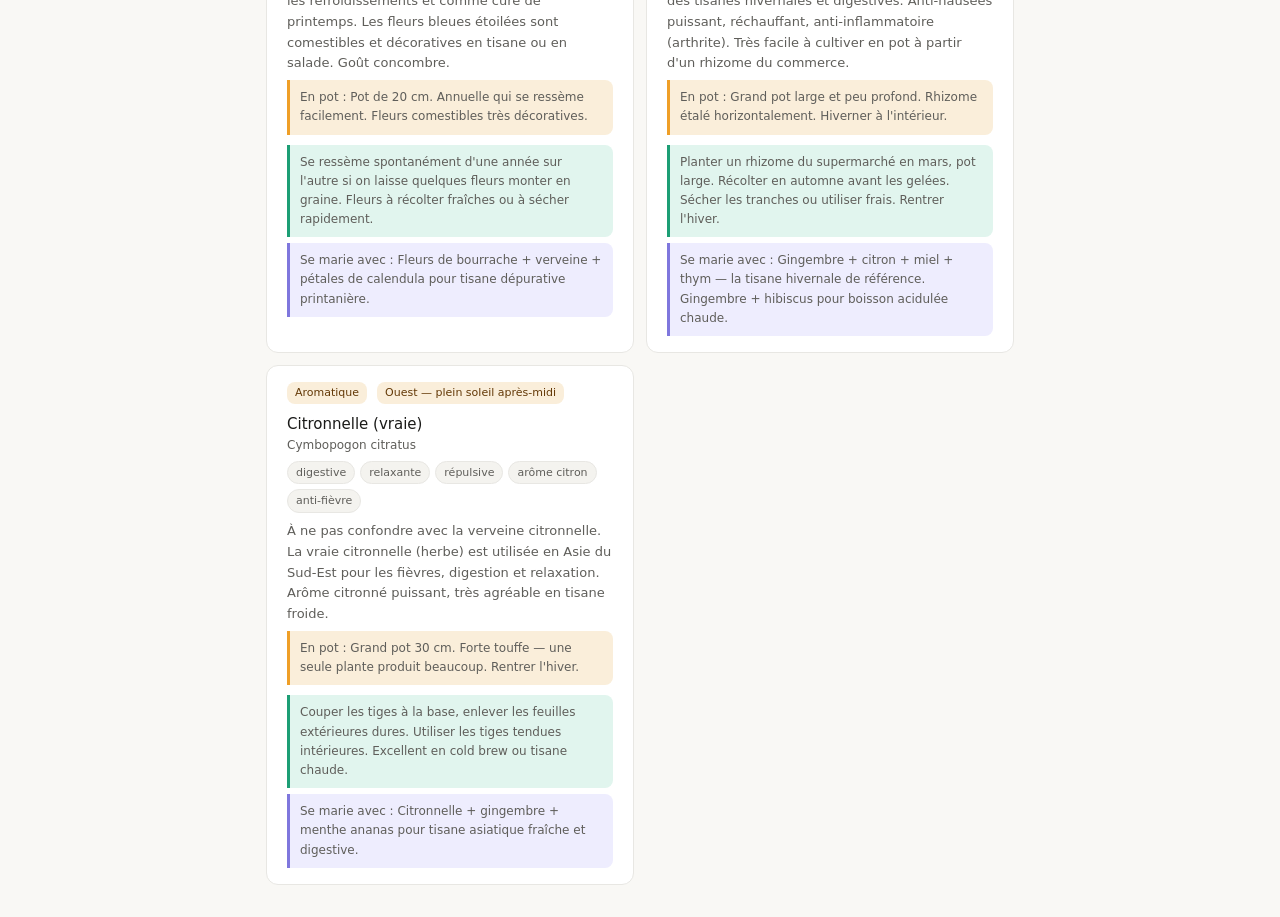
<file: CONVOITISES.html>
<!DOCTYPE html>
<html lang="fr">
<head>
  <meta charset="UTF-8">
  <meta name="viewport" content="width=device-width, initial-scale=1.0">
  <link rel="stylesheet" href="style.css">
  <title>Convoitises — Minljiva</title>
    <link rel="icon" href="favicon-mini.png">
</head>
<body>

  <!-- HEADER -->
    <header class="site-header" data-page="projets">
    <a href="index.html"><img src="Minljiva.png" alt="Minljiva"></a>
    <nav class="nav" id="main-nav"></nav>
  </header>

  <h1>Les choses que je convoites</h1>
  <p class="subtitle">Ce que j'aimerais ajouter à ma collection</p>

  <div class="filter-bar">
    <span class="filter-label">Par usage</span>
    <button class="filter-btn active" onclick="filterCat('all', this)">Toutes</button>
    <button class="filter-btn" onclick="filterCat('prio', this)">Priorités</button>
    <button class="filter-btn" onclick="filterCat('med', this)">Médicinales</button>
    <button class="filter-btn" onclick="filterCat('imm', this)">Immunité</button>
    <button class="filter-btn" onclick="filterCat('arom', this)">Aromatiques</button>
    <button class="filter-btn" onclick="filterCat('adapt', this)">Adaptogènes</button>
    <button class="filter-btn" onclick="filterCat('ete', this)">Été / froid</button>
    <button class="filter-btn" onclick="filterCat('mel', this)">Mélanges</button>

    <span class="filter-label">Par exposition</span>
    <button class="filter-btn expo-btn active-all active" onclick="filterExpo('all', this)">Toutes expositions</button>
    <button class="filter-btn expo-btn" onclick="filterExpo('est', this)">Est — soleil matin</button>
    <button class="filter-btn expo-btn" onclick="filterExpo('ouest', this)">Ouest — soleil après-midi</button>
    <button class="filter-btn expo-btn" onclick="filterExpo('ombre', this)">Ombragé / mi-ombre</button>
  </div>

  <div class="count-bar" id="count"></div>
  <div class="grid" id="grid"></div>


<script src="scripts/CONVOITISES.js"></script>
  <script src="scripts/nav.js"></script>
</body>
</html>
</file>
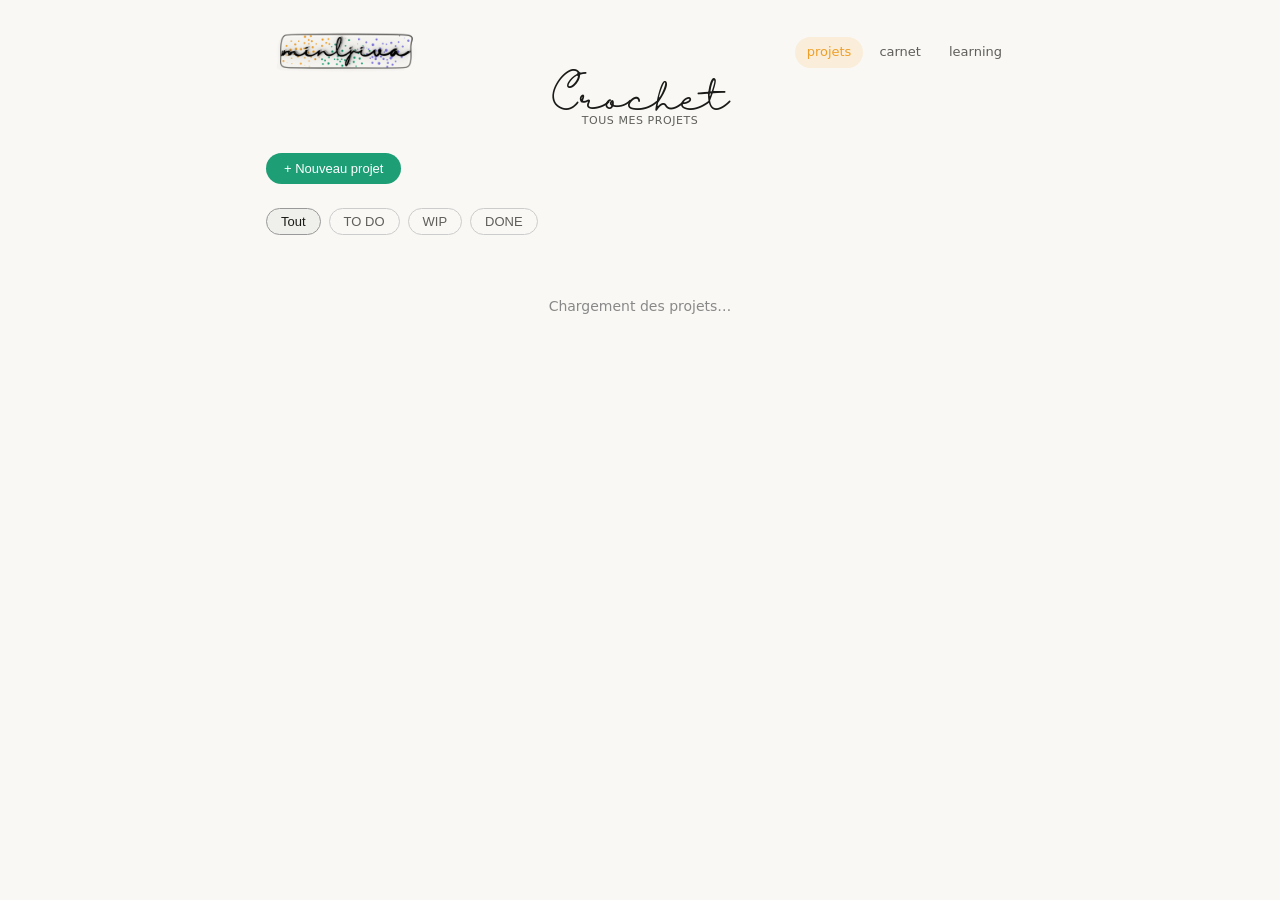
<file: CROCHET.html>
<!DOCTYPE html>
<html lang="fr">
<head>
  <meta charset="UTF-8">
  <meta name="viewport" content="width=device-width, initial-scale=1.0">
  <link rel="stylesheet" href="style.css">
  <title>Crochet — Minljiva</title>
</head>
<body>

    <header class="site-header" data-page="projets">
    <a href="index.html"><img src="Minljiva.png" alt="Minljiva"></a>
    <nav class="nav" id="main-nav"></nav>
  </header>

  <h1>Crochet</h1>
  <p class="subtitle">Tous mes projets</p>

  <button class="btn-add" onclick="ouvrirModal()">+ Nouveau projet</button>

  <div class="filter-bar">
    <button class="filter-btn active" onclick="setFiltre('all', this)">Tout</button>
    <button class="filter-btn" onclick="setFiltre('todo', this)">TO DO</button>
    <button class="filter-btn" onclick="setFiltre('wip', this)">WIP</button>
    <button class="filter-btn" onclick="setFiltre('done', this)">DONE</button>
  </div>

  <div class="count-bar" id="count"></div>
  <div class="crochet-grid" id="grid">
    <div class="loading">Chargement des projets…</div>
  </div>

  <div class="overlay" id="overlay" onclick="fermerModalSiDehors(event)">
    <div class="modal">
      <h2>Nouveau projet</h2>
      <div class="field">
        <label>Nom du projet *</label>
        <input type="text" id="inp-titre" placeholder="ex : Bonnet rayé bleu" />
      </div>
      <div class="field">
        <label>Pattern (nom ou lien)</label>
        <input type="text" id="inp-pattern" placeholder="ex : Ravelry — Cozy Hat" />
      </div>
      <div class="field">
        <label>Notes / Explications</label>
        <textarea id="inp-explication" placeholder="Laine, aiguilles..."></textarea>
      </div>
      <div class="modal-actions">
        <button class="btn-next" onclick="fermerModal()">Annuler</button>
        <button class="btn-save" id="btn-save" onclick="ajouterProjet()">Ajouter</button>
      </div>
    </div>
  </div>

  <div class="overlay" id="overlay-duree" onclick="fermerDureeSiDehors(event)">
    <div class="modal">
      <h2>✓ Projet terminé !</h2>
      <div class="field">
        <label>Temps passé (optionnel)</label>
        <input type="text" id="inp-duree" placeholder="ex : 12h, 3 séances…" />
      </div>
      <div class="modal-actions">
        <button class="btn-next" onclick="validerDuree(false)">Passer</button>
        <button class="btn-save" onclick="validerDuree(true)">Enregistrer</button>
      </div>
    </div>
  </div>

  
<div class="detail-overlay" id="detail-overlay" onclick="fermerDetail()"></div>
<div class="detail-panel" id="detail-panel">
  <div class="detail-header">
    <div class="header-top-row">
      <div class="header-meta">
        <div id="d-statut-badge"></div>
        <div id="d-date" class="date"></div>
      </div>
      <button onclick="fermerDetail()" class="btn-close-detail">✕</button>
    </div>

    <div class="plant-name detail-titre" id="d-titre-affiche"></div>
  </div>

  <div class="detail-section detail-section-first">
    <div class="detail-label">Statut du projet</div>
    <select class="edit-input" id="d-statut">
      <option value="todo">TO DO</option>
      <option value="wip">WIP</option>
      <option value="done">DONE</option>
    </select>
  </div>

  <div class="detail-section">
    <div class="detail-label">Nom du projet</div>
    <input class="edit-input" type="text" id="d-titre" />
  </div>

  <div class="detail-section">
    <div class="detail-label">Pattern</div>
    <input class="edit-input" type="text" id="d-pattern" />
  </div>

  <div class="detail-section">
    <div class="detail-label">Notes & explications</div>
    <textarea class="edit-textarea" id="d-explication-detail"></textarea>
  </div>

  <div class="detail-section">
    <div class="detail-label">Temps total passé</div>
    <input class="edit-input" type="text" id="d-duree" />
  </div>

  <button class="btn-edit-save btn-edit-save-full" id="btn-detail-save" onclick="sauvegarderDetail()">Enregistrer les modifications</button>
  <div class="save-ok" id="save-ok" style="display:none;">✓ Modifications enregistrées</div>
</div>

  <script>
    const SUPABASE_URL = 'https://wenkojnlclbyuzgmtyyw.supabase.co';
    const SUPABASE_KEY = 'sb_publishable_Gs78kcFk41qbUpaIM3RhZw_ONgTzhuQ';
    const TABLE = 'projets_crochet';

    const headers = {
      'Content-Type': 'application/json',
      'apikey': SUPABASE_KEY,
      'Authorization': 'Bearer ' + SUPABASE_KEY,
      'Prefer': 'return=representation'
    };

    let projets = [];
    let filtre = 'all';
    let projetEnCours = null;
    let detailId = null;

    async function charger() {
      try {
        const res = await fetch(`${SUPABASE_URL}/rest/v1/${TABLE}?order=created_at.desc`, { headers });
        projets = await res.json();
        render();
      } catch(e) { console.error(e); }
    }

    function render() {
      const grid = document.getElementById('grid');
      const list = filtre === 'all' ? projets : projets.filter(p => p.statut === filtre);

      const countElem = document.getElementById('count');
      if (countElem) {
        countElem.textContent = `${list.length} projet${list.length > 1 ? 's' : ''}`;
      }

      if (list.length === 0) {
        grid.innerHTML = '<div class="empty">Aucun projet ici. 🧶</div>';
        return;
      }

      const statutLabel = { todo: 'TO DO', wip: 'WIP', done: 'DONE' };

      grid.innerHTML = list.map(p => {
        const btnSuivant = p.statut === 'todo'
          ? `<button class="btn-next" onclick="event.stopPropagation(); changerStatut('${p.id}','wip')">▶ Démarrer</button>`
          : p.statut === 'wip'
          ? `<button class="btn-next" onclick="event.stopPropagation(); demanderDuree('${p.id}')">✓ Terminer</button>`
          : '';

        return `
          <div class="crochet-card ${p.statut}">
            <div class="card-top">
              <span class="badge statut-${p.statut}">${statutLabel[p.statut]}</span>
              <div class="plant-name clickable-title card-top-title" onclick="ouvrirDetail('${p.id}')">
                 ${p.titre}
              </div>
            </div>
            ${p.pattern ? `<div class="tip">📋 ${p.pattern}</div>` : ''}
            ${p.duree ? `<div class="pot-info">⏱ ${p.duree}</div>` : ''}
            <div class="card-actions">
              ${btnSuivant}
              <button class="btn-delete" onclick="event.stopPropagation(); supprimerProjet('${p.id}')">✕</button>
            </div>
          </div>`;
      }).join('');
    }

    function setFiltre(f, btn) {
      filtre = f;
      document.querySelectorAll('.filter-btn').forEach(b => b.classList.remove('active'));
      btn.classList.add('active');
      render();
    }

    function ouvrirModal() {
      document.getElementById('inp-titre').value = '';
      document.getElementById('inp-pattern').value = '';
      document.getElementById('inp-explication').value = '';
      document.getElementById('overlay').classList.add('open');
    }
    function fermerModal() { document.getElementById('overlay').classList.remove('open'); }
    function fermerModalSiDehors(e) { if (e.target.id === 'overlay') fermerModal(); }

    async function ajouterProjet() {
      const titre = document.getElementById('inp-titre').value.trim();
      const pattern = document.getElementById('inp-pattern').value.trim();
      const explication = document.getElementById('inp-explication').value.trim();
      if (!titre) return;

      try {
        await fetch(`${SUPABASE_URL}/rest/v1/${TABLE}`, {
          method: 'POST',
          headers,
          body: JSON.stringify({ titre, pattern: pattern||null, explication: explication||null, statut: 'todo' })
        });
        fermerModal();
        await charger();
      } catch(e) { alert(e.message); }
    }

    function demanderDuree(id) {
      projetEnCours = id;
      document.getElementById('inp-duree').value = '';
      document.getElementById('overlay-duree').classList.add('open');
    }
    function fermerDureeSiDehors(e) { if (e.target.id === 'overlay-duree') validerDuree(false); }

    async function validerDuree(sauver) {
      const duree = sauver ? document.getElementById('inp-duree').value.trim() : null;
      document.getElementById('overlay-duree').classList.remove('open');
      await changerStatut(projetEnCours, 'done', duree);
    }

    async function changerStatut(id, statut, duree = null) {
      const body = { statut };
      if (duree) body.duree = duree;
      await fetch(`${SUPABASE_URL}/rest/v1/${TABLE}?id=eq.${id}`, {
        method: 'PATCH', headers, body: JSON.stringify(body)
      });
      await charger();
    }

    async function supprimerProjet(id) {
      if (!confirm('Supprimer ?')) return;
      await fetch(`${SUPABASE_URL}/rest/v1/${TABLE}?id=eq.${id}`, { method: 'DELETE', headers });
      await charger();
    }

    function formaterDate(isoString) {
      if (!isoString) return "--";
      const date = new Date(isoString);
      return `${String(date.getMonth() + 1).padStart(2, '0')}-${date.getFullYear()}`;
    }
    
function ouvrirDetail(id) {
  const p = projets.find(x => x.id === id);
  if (!p) return;
  detailId = id;
  
  // Remplissage de la date
  const dateElem = document.getElementById('d-date');
  if (dateElem) dateElem.textContent = formaterDate(p.created_at);

  // Remplissage du badge
  const badgeElem = document.getElementById('d-statut-badge');
  const statutLabel = { todo:'TO DO', wip:'WIP', done:'DONE' };
  if (badgeElem) {
    badgeElem.innerHTML = `<span class="badge statut-${p.statut}">${statutLabel[p.statut]}</span>`;
  }
  
  // Remplissage des champs
  document.getElementById('d-titre-affiche').textContent = '🧶 ' + p.titre;
  document.getElementById('d-titre').value = p.titre || '';
  document.getElementById('d-pattern').value = p.pattern || '';
  document.getElementById('d-explication-detail').value = p.explication || '';
  document.getElementById('d-duree').value = p.duree || '';
  document.getElementById('d-statut').value = p.statut;
  
  // Affichage du panneau
  document.getElementById('detail-overlay').classList.add('open');
  document.getElementById('detail-panel').classList.add('open');
}

    function fermerDetail() {
      document.getElementById('detail-overlay').classList.remove('open');
      document.getElementById('detail-panel').classList.remove('open');
    }

    async function sauvegarderDetail() {
      const btn = document.getElementById('btn-detail-save');
      btn.disabled = true;
      
      const body = {
        titre: document.getElementById('d-titre').value,
        pattern: document.getElementById('d-pattern').value || null,
        explication: document.getElementById('d-explication-detail').value || null,
        duree: document.getElementById('d-duree').value || null,
        statut: document.getElementById('d-statut').value
      };

      try {
        await fetch(`${SUPABASE_URL}/rest/v1/${TABLE}?id=eq.${detailId}`, {
          method: 'PATCH', headers, body: JSON.stringify(body)
        });
        await charger();
        ouvrirDetail(detailId);
        document.getElementById('save-ok').style.display = 'block';
        setTimeout(() => document.getElementById('save-ok').style.display = 'none', 2000);
      } catch(e) { alert(e.message); }
      finally { btn.disabled = false; }
    }

    charger();
  </script>

<script>
  const NAV = [
    { cat: "projets",  pages: [
      { label: "Iceolie",       href: "ICEOLIE.html" },
      { label: "Crochet",       href: "CROCHET.html" },
      { label: "Convoitises",   href: "CONVOITISES.html" }
    ]},
    { cat: "carnet",   pages: [
      { label: "Herboriste",    href: "HERBORISTE.html" },
      { label: "Recettes",      href: "RECETTES.html" },
      { label: "Drainage",      href: "DRAINAGE.html" }
    ]},
    { cat: "learning", pages: [
      { label: "Coding",        href: "CODING.html" }
    ]}
  ];
  (function buildNav() {
    const nav = document.getElementById('main-nav');
    if (!nav) return;
    const cat = nav.closest('[data-page]') ? nav.closest('[data-page]').dataset.page : '';
    NAV.forEach(group => {
      const wrap = document.createElement('div');
      wrap.className = 'nav-group' + (group.cat === cat ? ' nav-group-active' : '');
      const lbl = document.createElement('span');
      lbl.className = 'nav-cat' + (group.cat === cat ? ' actif' : '');
      lbl.textContent = group.cat;
      wrap.appendChild(lbl);
      if (group.pages.length > 0) {
        const dd = document.createElement('div');
        dd.className = 'nav-dropdown';
        group.pages.forEach(p => {
          const a = document.createElement('a');
          a.href = p.href; a.textContent = p.label; a.className = 'nav-drop-item';
          dd.appendChild(a);
        });
        wrap.appendChild(dd);
      }
      nav.appendChild(wrap);
    });
  })();
</script>
</body>
</html>
</file>
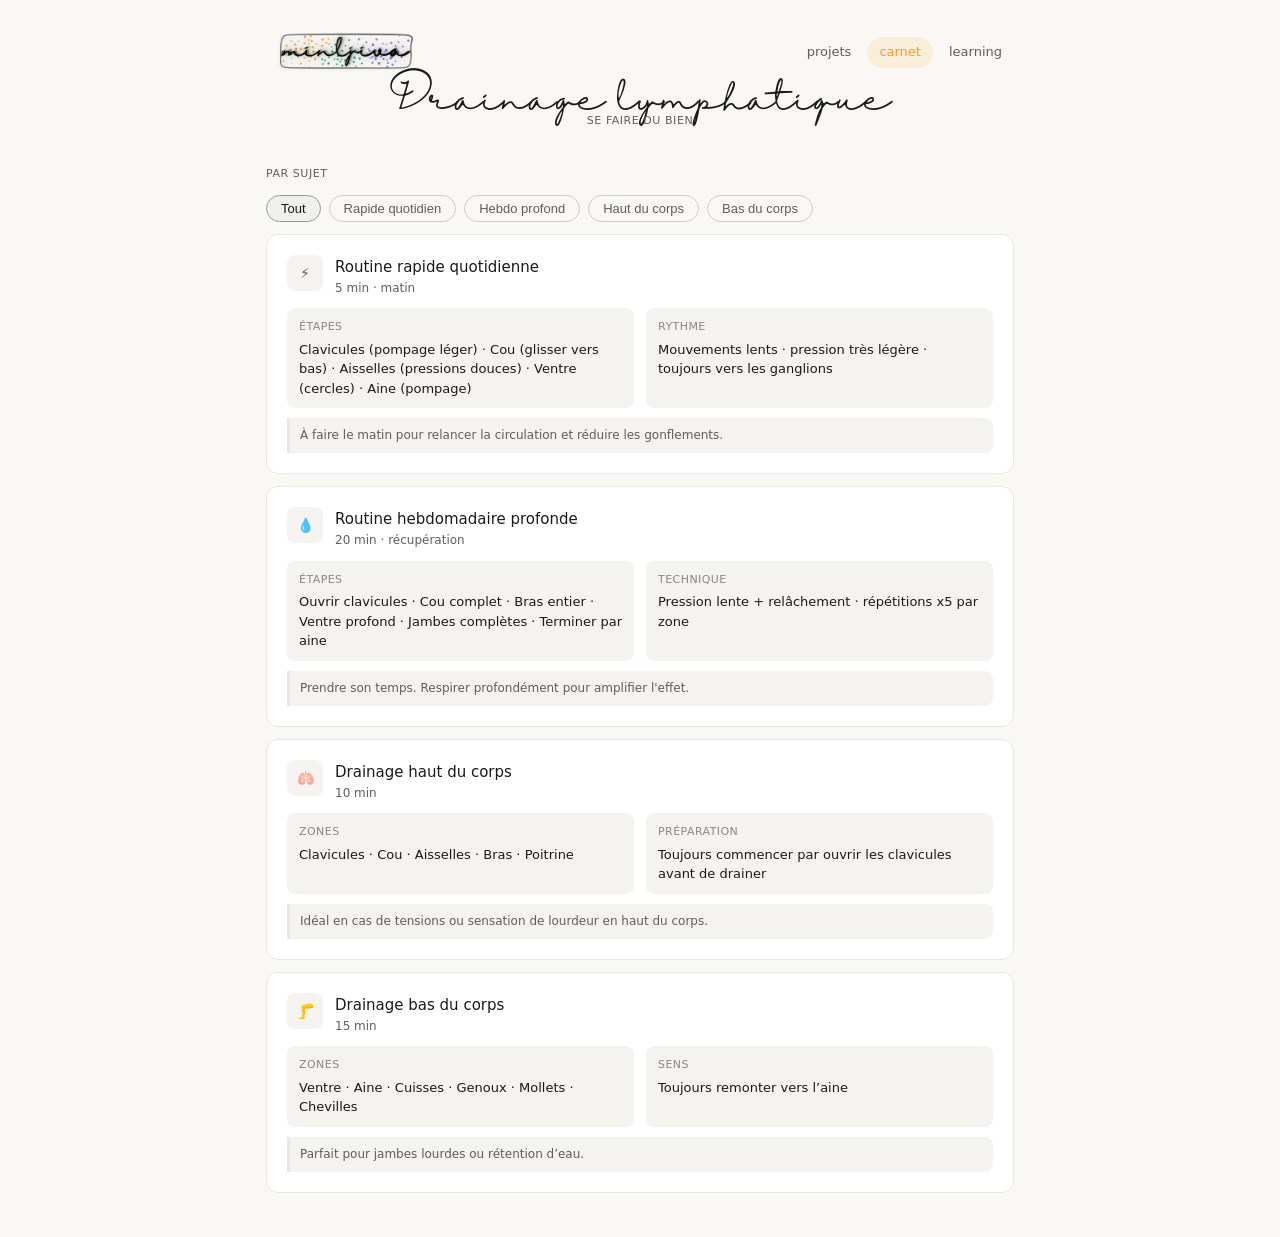
<file: DRAINAGE.html>
<!DOCTYPE html>
<html lang="fr">
<head>
  <meta charset="UTF-8">
  <meta name="viewport" content="width=device-width, initial-scale=1.0">
  <link rel="stylesheet" href="style.css">
  <title>Drainage</title>
</head>
<body>

  <!-- HEADER -->
    <header class="site-header" data-page="carnet">
    <a href="index.html"><img src="Minljiva.png" alt="Minljiva"></a>
    <nav class="nav" id="main-nav"></nav>
  </header>


<h1>Drainage lymphatique</h1>
<p class="subtitle">Se faire du bien</p>

  <div class="filter-bar">
    <span class="filter-label">Par sujet</span>
  <button class="filter-btn active" onclick="filter('all', this)">Tout</button>
  <button class="filter-btn" onclick="filter('rapide', this)">Rapide quotidien</button>
  <button class="filter-btn" onclick="filter('deep', this)">Hebdo profond</button>
  <button class="filter-btn" onclick="filter('haut', this)">Haut du corps</button>
  <button class="filter-btn" onclick="filter('bas', this)">Bas du corps</button>
</div>

  <div class="count-bar" id="count"></div>
<div id="app"></div>


<script src="scripts/DRAINAGE.js"></script>
  <script src="scripts/nav.js"></script>
</body>
</html>
</file>
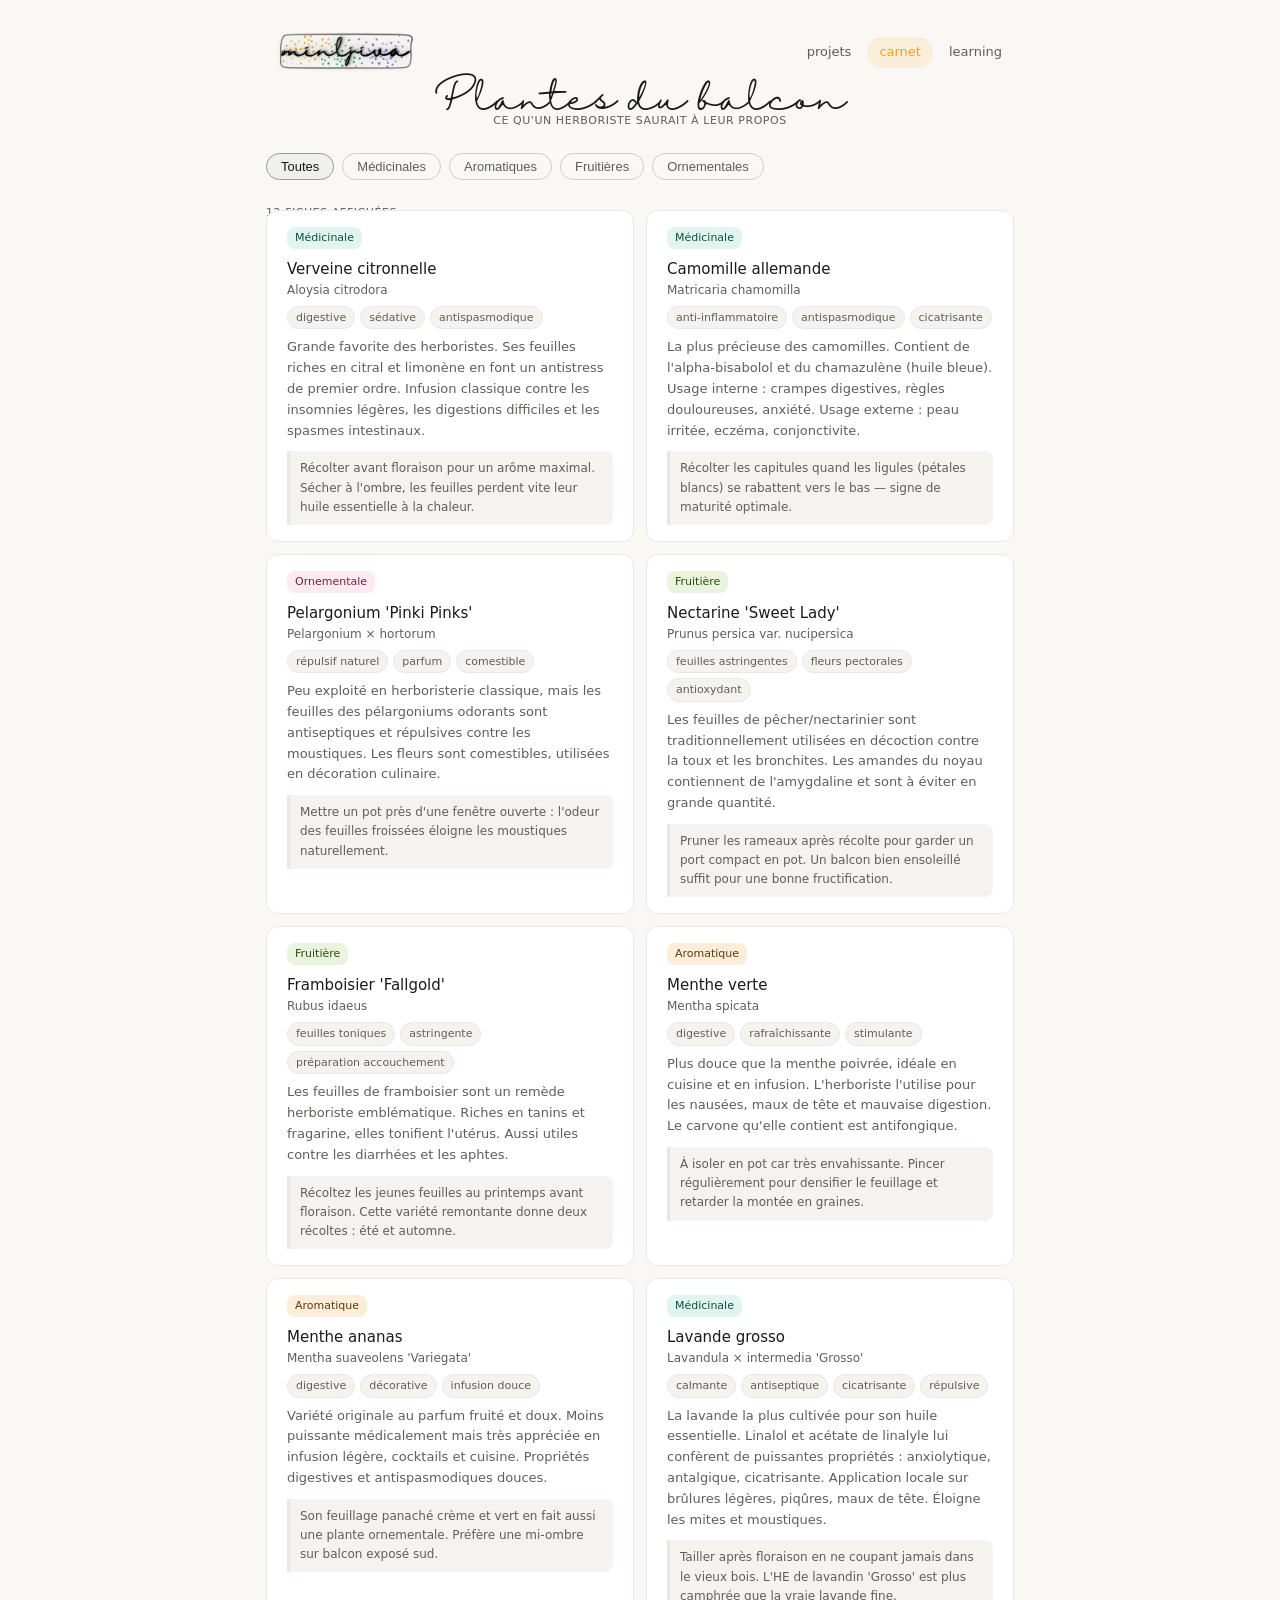
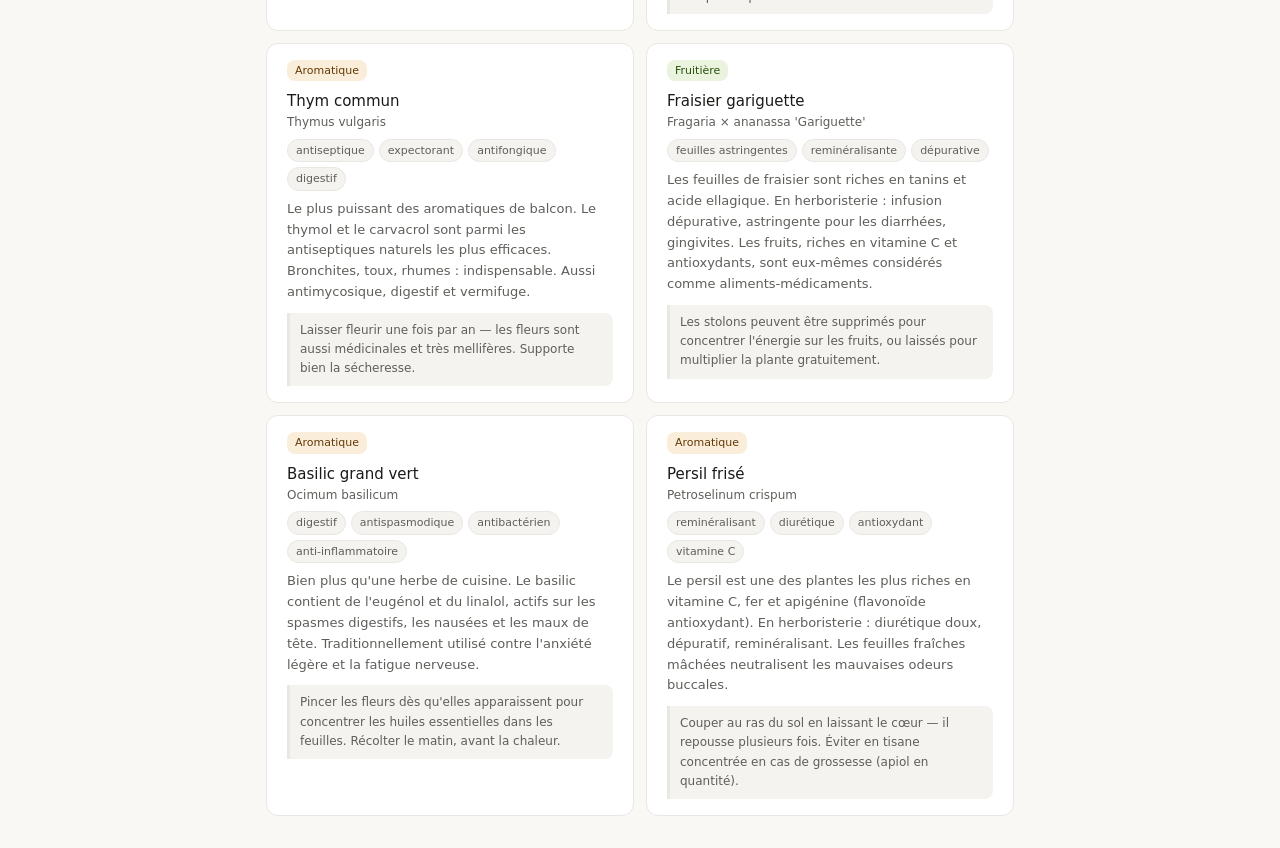
<file: HERBORISTE.html>
<!DOCTYPE html>
<html lang="fr">
<head>
  <meta charset="UTF-8">
  <meta name="viewport" content="width=device-width, initial-scale=1.0">
  <link rel="stylesheet" href="style.css">
  <title>Herboriste — Minljiva</title>
</head>
<body>

  <!-- HEADER -->
    <header class="site-header" data-page="carnet">
    <a href="index.html"><img src="Minljiva.png" alt="Minljiva"></a>
    <nav class="nav" id="main-nav"></nav>
  </header>

  <h1>Plantes du balcon</h1>
  <p class="subtitle">Ce qu'un herboriste saurait à leur propos</p>

  <div class="filter-bar">
    <button class="filter-btn active" onclick="filter('all', this)">Toutes</button>
    <button class="filter-btn" onclick="filter('med', this)">Médicinales</button>
    <button class="filter-btn" onclick="filter('cul', this)">Aromatiques</button>
    <button class="filter-btn" onclick="filter('fruit', this)">Fruitières</button>
    <button class="filter-btn" onclick="filter('orn', this)">Ornementales</button>
  </div>

  <div class="count-bar" id="count"></div>
  <div class="grid" id="grid"></div>

  <script>
  const plants = [
    {
      name: "Verveine citronnelle", latin: "Aloysia citrodora", cat: "med", badge: "Médicinale", badgeClass: "badge-med",
      tags: ["digestive", "sédative", "antispasmodique"],
      desc: "Grande favorite des herboristes. Ses feuilles riches en citral et limonène en font un antistress de premier ordre. Infusion classique contre les insomnies légères, les digestions difficiles et les spasmes intestinaux.",
      tip: "Récolter avant floraison pour un arôme maximal. Sécher à l'ombre, les feuilles perdent vite leur huile essentielle à la chaleur."
    },
    {
      name: "Camomille allemande", latin: "Matricaria chamomilla", cat: "med", badge: "Médicinale", badgeClass: "badge-med",
      tags: ["anti-inflammatoire", "antispasmodique", "cicatrisante"],
      desc: "La plus précieuse des camomilles. Contient de l'alpha-bisabolol et du chamazulène (huile bleue). Usage interne : crampes digestives, règles douloureuses, anxiété. Usage externe : peau irritée, eczéma, conjonctivite.",
      tip: "Récolter les capitules quand les ligules (pétales blancs) se rabattent vers le bas — signe de maturité optimale."
    },
    {
      name: "Pelargonium 'Pinki Pinks'", latin: "Pelargonium × hortorum", cat: "orn", badge: "Ornementale", badgeClass: "badge-orn",
      tags: ["répulsif naturel", "parfum", "comestible"],
      desc: "Peu exploité en herboristerie classique, mais les feuilles des pélargoniums odorants sont antiseptiques et répulsives contre les moustiques. Les fleurs sont comestibles, utilisées en décoration culinaire.",
      tip: "Mettre un pot près d'une fenêtre ouverte : l'odeur des feuilles froissées éloigne les moustiques naturellement."
    },
    {
      name: "Nectarine 'Sweet Lady'", latin: "Prunus persica var. nucipersica", cat: "fruit", badge: "Fruitière", badgeClass: "badge-fruit",
      tags: ["feuilles astringentes", "fleurs pectorales", "antioxydant"],
      desc: "Les feuilles de pêcher/nectarinier sont traditionnellement utilisées en décoction contre la toux et les bronchites. Les amandes du noyau contiennent de l'amygdaline et sont à éviter en grande quantité.",
      tip: "Pruner les rameaux après récolte pour garder un port compact en pot. Un balcon bien ensoleillé suffit pour une bonne fructification."
    },
    {
      name: "Framboisier 'Fallgold'", latin: "Rubus idaeus", cat: "fruit", badge: "Fruitière", badgeClass: "badge-fruit",
      tags: ["feuilles toniques", "astringente", "préparation accouchement"],
      desc: "Les feuilles de framboisier sont un remède herboriste emblématique. Riches en tanins et fragarine, elles tonifient l'utérus. Aussi utiles contre les diarrhées et les aphtes.",
      tip: "Récoltez les jeunes feuilles au printemps avant floraison. Cette variété remontante donne deux récoltes : été et automne."
    },
    {
      name: "Menthe verte", latin: "Mentha spicata", cat: "cul", badge: "Aromatique", badgeClass: "badge-cul",
      tags: ["digestive", "rafraîchissante", "stimulante"],
      desc: "Plus douce que la menthe poivrée, idéale en cuisine et en infusion. L'herboriste l'utilise pour les nausées, maux de tête et mauvaise digestion. Le carvone qu'elle contient est antifongique.",
      tip: "À isoler en pot car très envahissante. Pincer régulièrement pour densifier le feuillage et retarder la montée en graines."
    },
    {
      name: "Menthe ananas", latin: "Mentha suaveolens 'Variegata'", cat: "cul", badge: "Aromatique", badgeClass: "badge-cul",
      tags: ["digestive", "décorative", "infusion douce"],
      desc: "Variété originale au parfum fruité et doux. Moins puissante médicalement mais très appréciée en infusion légère, cocktails et cuisine. Propriétés digestives et antispasmodiques douces.",
      tip: "Son feuillage panaché crème et vert en fait aussi une plante ornementale. Préfère une mi-ombre sur balcon exposé sud."
    },
    {
      name: "Lavande grosso", latin: "Lavandula × intermedia 'Grosso'", cat: "med", badge: "Médicinale", badgeClass: "badge-med",
      tags: ["calmante", "antiseptique", "cicatrisante", "répulsive"],
      desc: "La lavande la plus cultivée pour son huile essentielle. Linalol et acétate de linalyle lui confèrent de puissantes propriétés : anxiolytique, antalgique, cicatrisante. Application locale sur brûlures légères, piqûres, maux de tête. Éloigne les mites et moustiques.",
      tip: "Tailler après floraison en ne coupant jamais dans le vieux bois. L'HE de lavandin 'Grosso' est plus camphrée que la vraie lavande fine."
    },
    {
      name: "Thym commun", latin: "Thymus vulgaris", cat: "cul", badge: "Aromatique", badgeClass: "badge-cul",
      tags: ["antiseptique", "expectorant", "antifongique", "digestif"],
      desc: "Le plus puissant des aromatiques de balcon. Le thymol et le carvacrol sont parmi les antiseptiques naturels les plus efficaces. Bronchites, toux, rhumes : indispensable. Aussi antimycosique, digestif et vermifuge.",
      tip: "Laisser fleurir une fois par an — les fleurs sont aussi médicinales et très mellifères. Supporte bien la sécheresse."
    },
    {
      name: "Fraisier gariguette", latin: "Fragaria × ananassa 'Gariguette'", cat: "fruit", badge: "Fruitière", badgeClass: "badge-fruit",
      tags: ["feuilles astringentes", "reminéralisante", "dépurative"],
      desc: "Les feuilles de fraisier sont riches en tanins et acide ellagique. En herboristerie : infusion dépurative, astringente pour les diarrhées, gingivites. Les fruits, riches en vitamine C et antioxydants, sont eux-mêmes considérés comme aliments-médicaments.",
      tip: "Les stolons peuvent être supprimés pour concentrer l'énergie sur les fruits, ou laissés pour multiplier la plante gratuitement."
    },
    {
  name: "Basilic grand vert", latin: "Ocimum basilicum", cat: "cul", badge: "Aromatique", badgeClass: "badge-cul",
  tags: ["digestif", "antispasmodique", "antibactérien", "anti-inflammatoire"],
  desc: "Bien plus qu'une herbe de cuisine. Le basilic contient de l'eugénol et du linalol, actifs sur les spasmes digestifs, les nausées et les maux de tête. Traditionnellement utilisé contre l'anxiété légère et la fatigue nerveuse.",
  tip: "Pincer les fleurs dès qu'elles apparaissent pour concentrer les huiles essentielles dans les feuilles. Récolter le matin, avant la chaleur."
},
{
  name: "Persil frisé", latin: "Petroselinum crispum", cat: "cul", badge: "Aromatique", badgeClass: "badge-cul",
  tags: ["reminéralisant", "diurétique", "antioxydant", "vitamine C"],
  desc: "Le persil est une des plantes les plus riches en vitamine C, fer et apigénine (flavonoïde antioxydant). En herboristerie : diurétique doux, dépuratif, reminéralisant. Les feuilles fraîches mâchées neutralisent les mauvaises odeurs buccales.",
  tip: "Couper au ras du sol en laissant le cœur — il repousse plusieurs fois. Éviter en tisane concentrée en cas de grossesse (apiol en quantité)."
},
  ];

  let active = 'all';

  function filter(cat, btn) {
    active = cat;
    document.querySelectorAll('.filter-btn').forEach(b => b.classList.remove('active'));
    btn.classList.add('active');
    render();
  }

  function render() {
    const grid = document.getElementById('grid');
    const filtered = active === 'all' ? plants : plants.filter(p => p.cat === active);
    grid.innerHTML = filtered.map(p => `
      <div class="card">
        <div class="card-header">
          <span class="badge ${p.badgeClass}">${p.badge}</span>
        </div>
        <div class="plant-name">${p.name}</div>
        <div class="plant-latin">${p.latin}</div>
        <div class="tags">${p.tags.map(t => `<span class="tag">${t}</span>`).join('')}</div>
        <div class="desc">${p.desc}</div>
        <div class="tip">${p.tip}</div>
      </div>
    `).join('');


    document.getElementById('count').textContent = 
  filtered.length + ' fiche' + (filtered.length > 1 ? 's' : '') + ' affichée' + (filtered.length > 1 ? 's' : '');
  }
  render();
  </script>


<script>
  const NAV = [
    { cat: "projets",  pages: [
      { label: "Iceolie",       href: "ICEOLIE.html" },
      { label: "Crochet",       href: "CROCHET.html" },
      { label: "Convoitises",   href: "CONVOITISES.html" }
    ]},
    { cat: "carnet",   pages: [
      { label: "Herboriste",    href: "HERBORISTE.html" },
      { label: "Recettes",      href: "RECETTES.html" },
      { label: "Drainage",      href: "DRAINAGE.html" }
    ]},
    { cat: "learning", pages: [
      { label: "Coding",        href: "CODING.html" }
    ]}
  ];
  (function buildNav() {
    const nav = document.getElementById('main-nav');
    if (!nav) return;
    const cat = nav.closest('[data-page]') ? nav.closest('[data-page]').dataset.page : '';
    NAV.forEach(group => {
      const wrap = document.createElement('div');
      wrap.className = 'nav-group' + (group.cat === cat ? ' nav-group-active' : '');
      const lbl = document.createElement('span');
      lbl.className = 'nav-cat' + (group.cat === cat ? ' actif' : '');
      lbl.textContent = group.cat;
      wrap.appendChild(lbl);
      if (group.pages.length > 0) {
        const dd = document.createElement('div');
        dd.className = 'nav-dropdown';
        group.pages.forEach(p => {
          const a = document.createElement('a');
          a.href = p.href; a.textContent = p.label; a.className = 'nav-drop-item';
          dd.appendChild(a);
        });
        wrap.appendChild(dd);
      }
      nav.appendChild(wrap);
    });
  })();
</script>
</body>
</html>
</file>
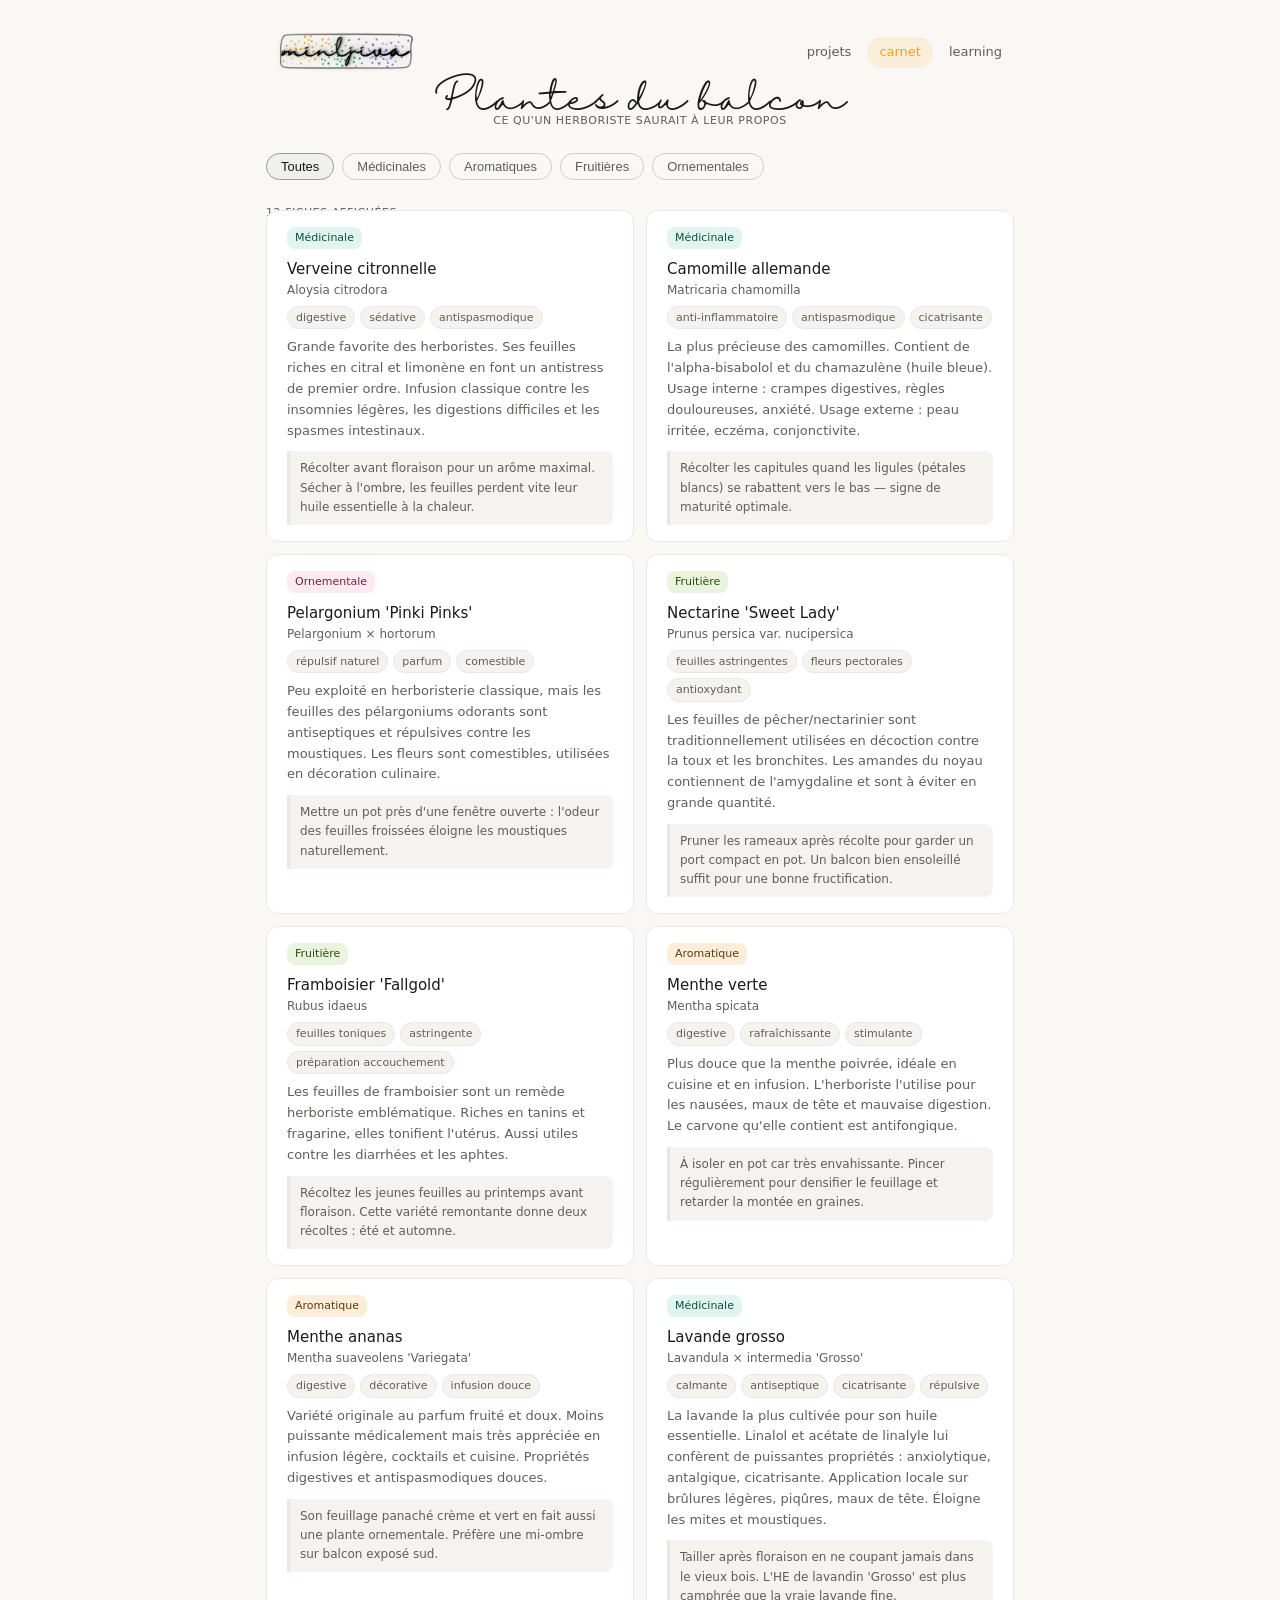
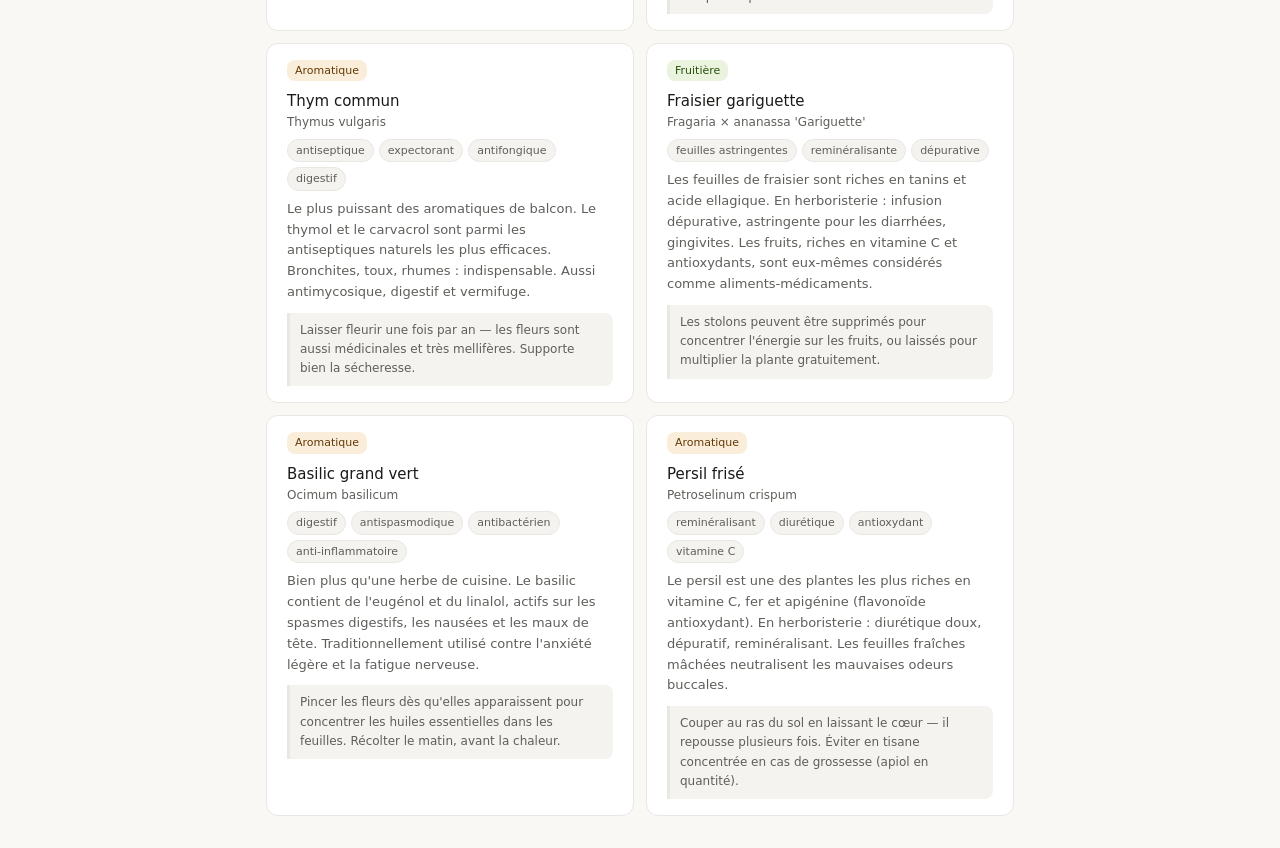
<file: JARDIN.html>
<!DOCTYPE html>
<html lang="fr">
<head>
  <meta charset="UTF-8">
  <meta name="viewport" content="width=device-width, initial-scale=1.0">
  <link rel="stylesheet" href="style.css">
  <title>Jardin — Minljiva</title>
</head>
<body>

  <!-- HEADER -->
    <header class="site-header" data-page="carnet">
    <a href="index.html"><img src="Minljiva.png" alt="Minljiva"></a>
    <nav class="nav" id="main-nav"></nav>
  </header>

  <h1>Plantes du balcon</h1>
  <p class="subtitle">Ce qu'un herboriste saurait à leur propos</p>

  <div class="filter-bar">
    <button class="filter-btn active" onclick="filter('all', this)">Toutes</button>
    <button class="filter-btn" onclick="filter('med', this)">Médicinales</button>
    <button class="filter-btn" onclick="filter('cul', this)">Aromatiques</button>
    <button class="filter-btn" onclick="filter('fruit', this)">Fruitières</button>
    <button class="filter-btn" onclick="filter('orn', this)">Ornementales</button>
  </div>

  <div class="count-bar" id="count"></div>
  <div class="grid" id="grid"></div>


<script src="scripts/JARDIN.js"></script>
  <script src="scripts/nav.js"></script>
</body>
</html>
</file>
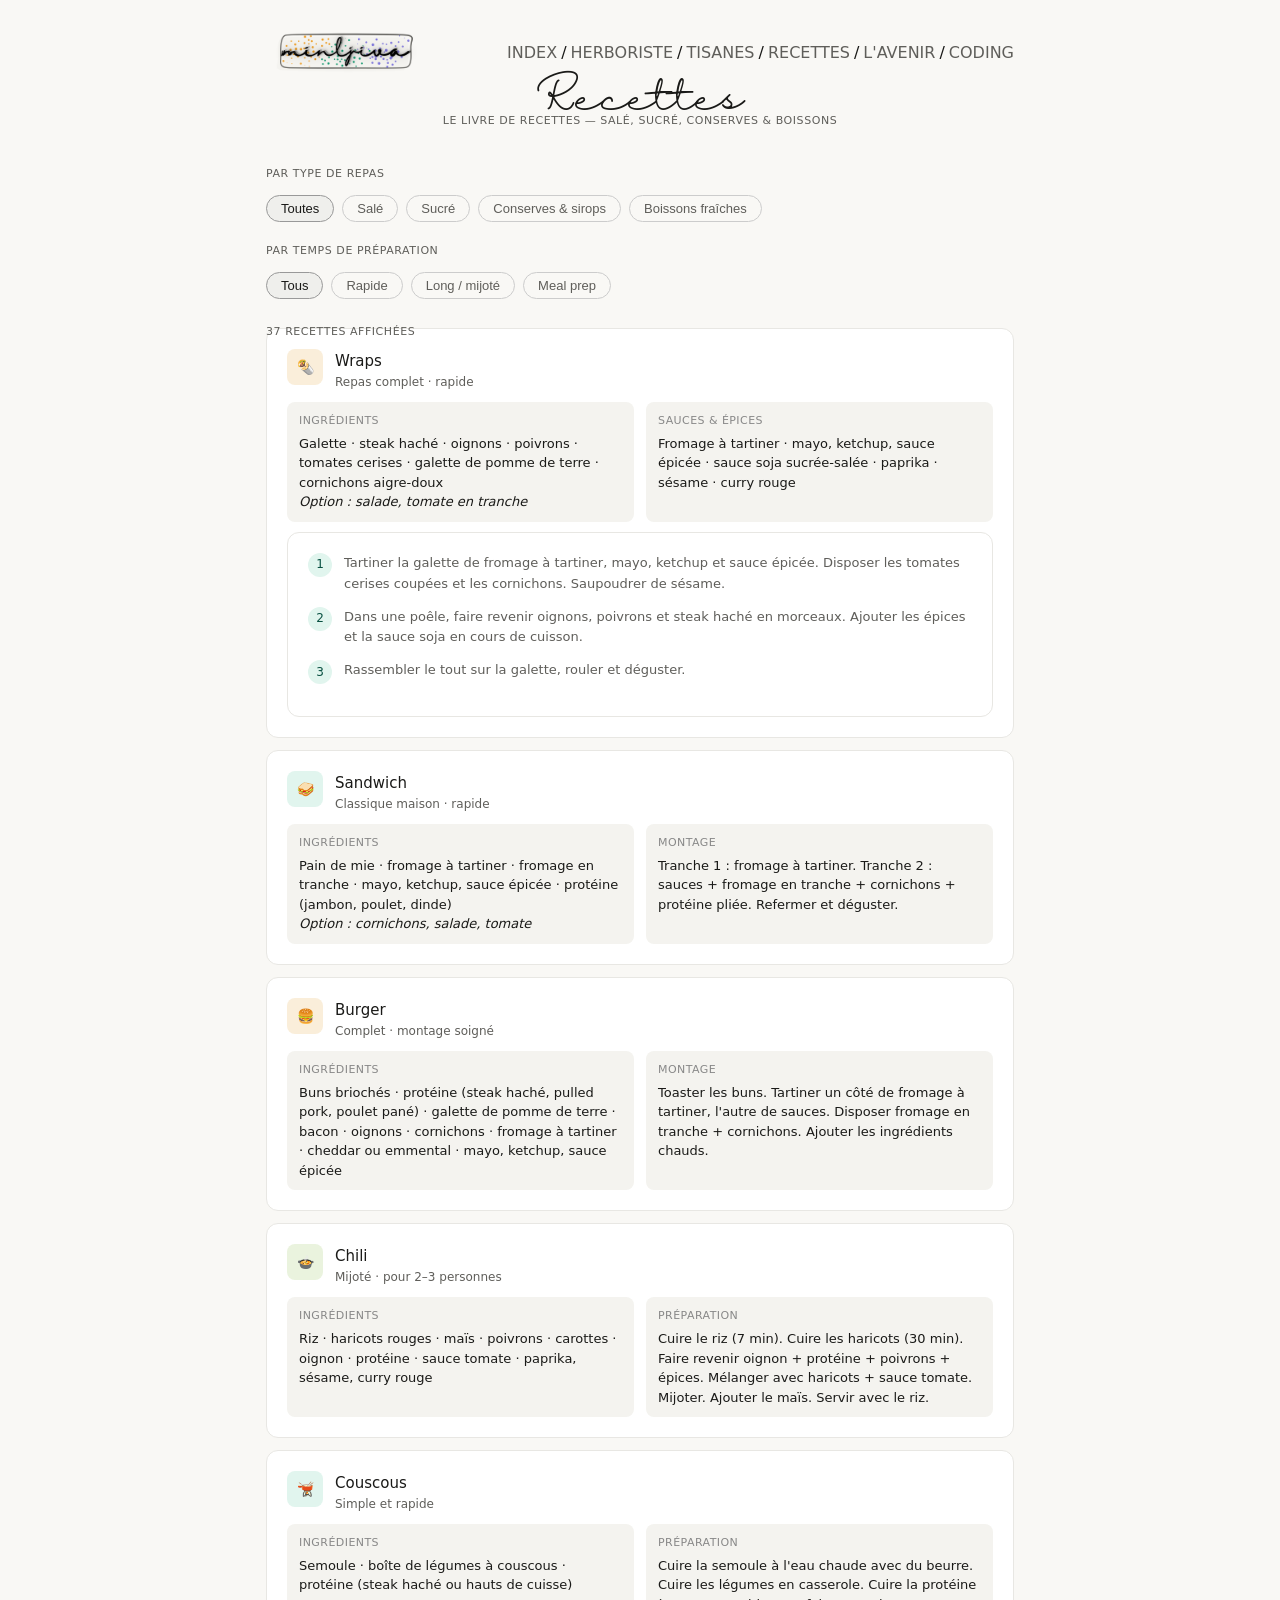
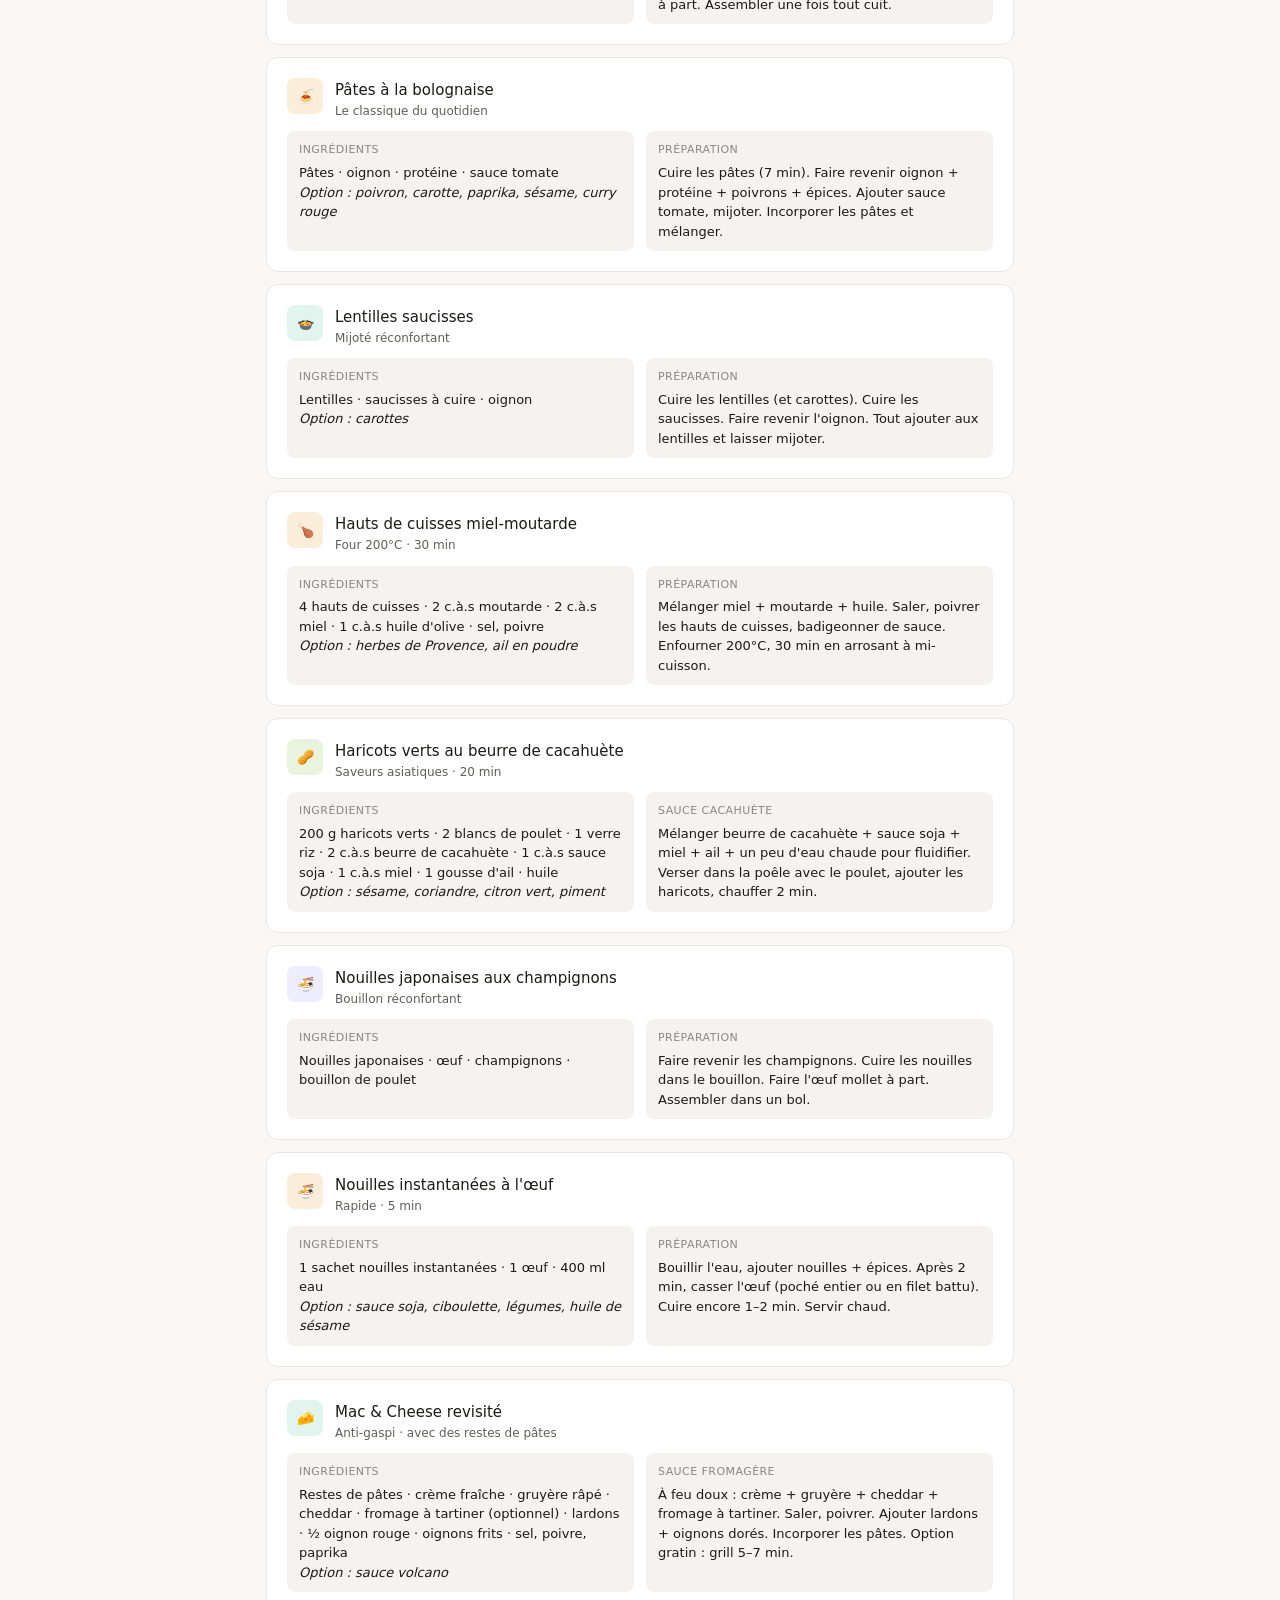
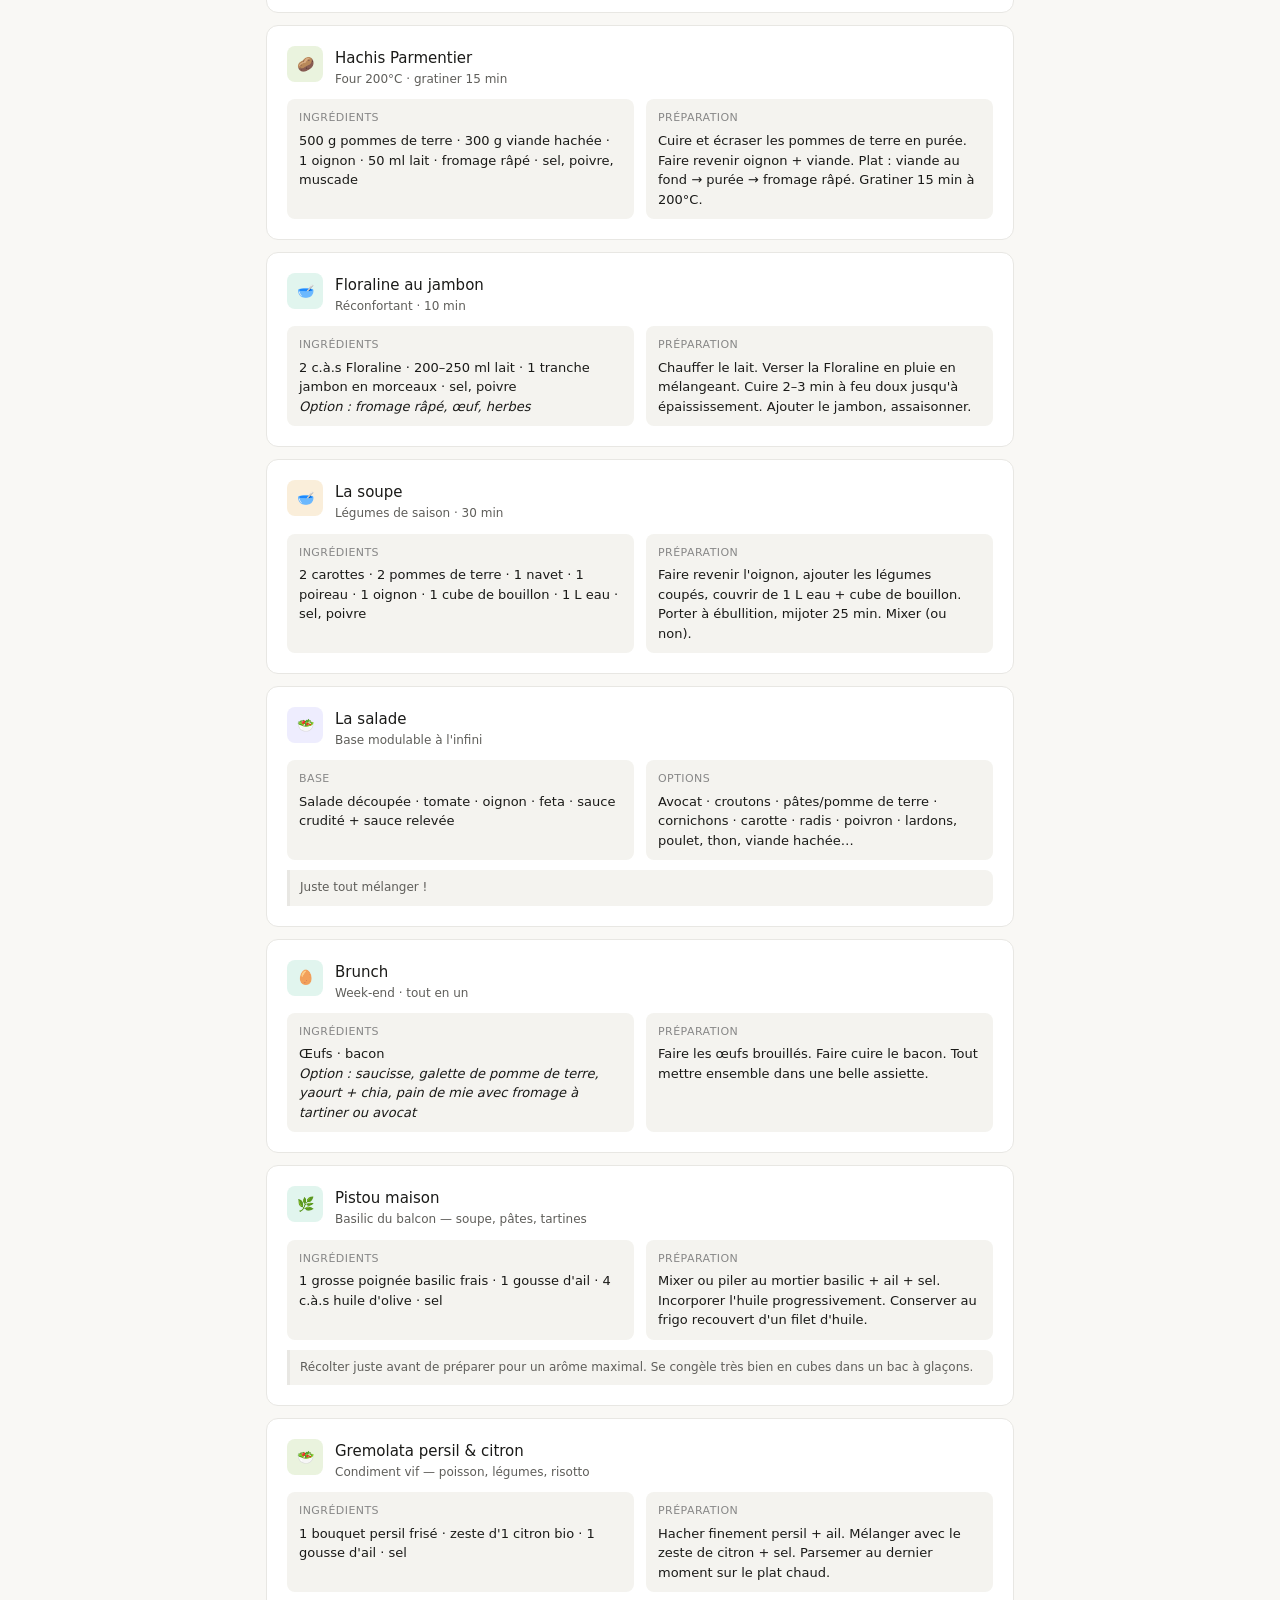
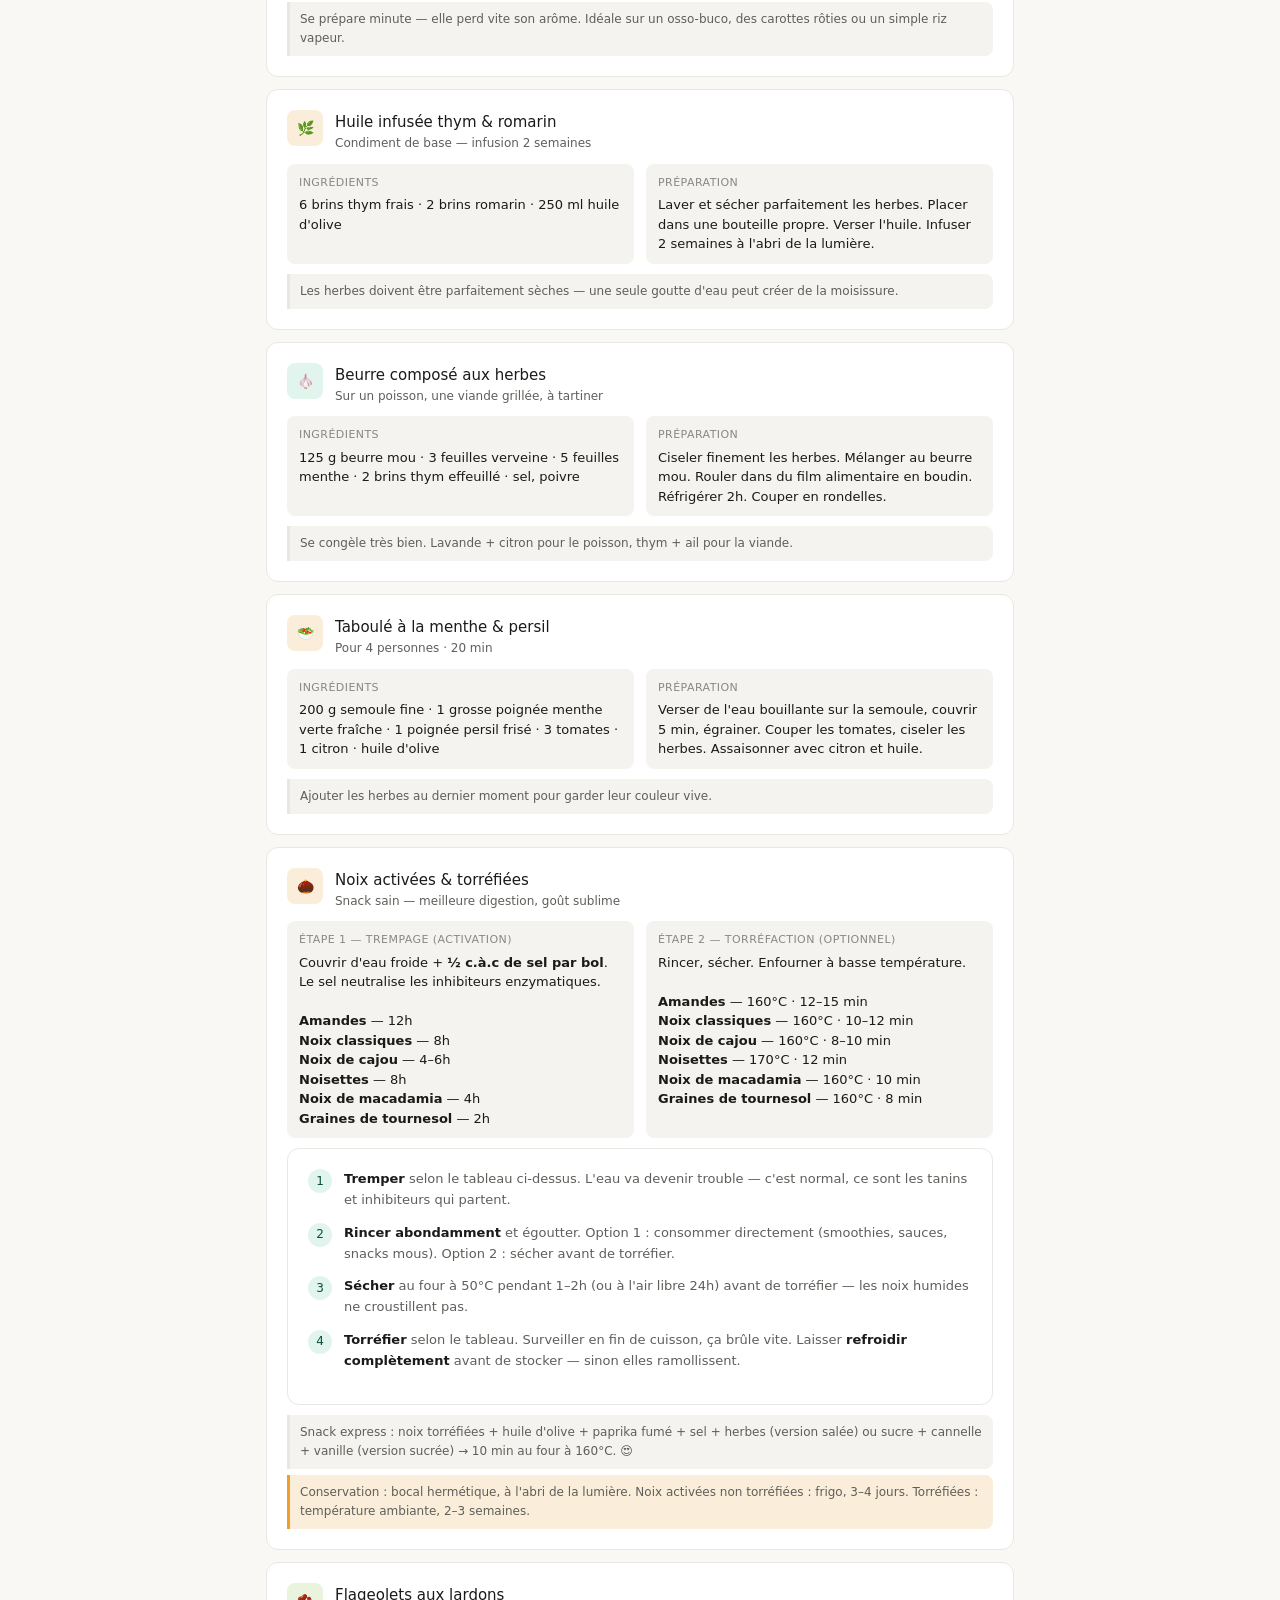
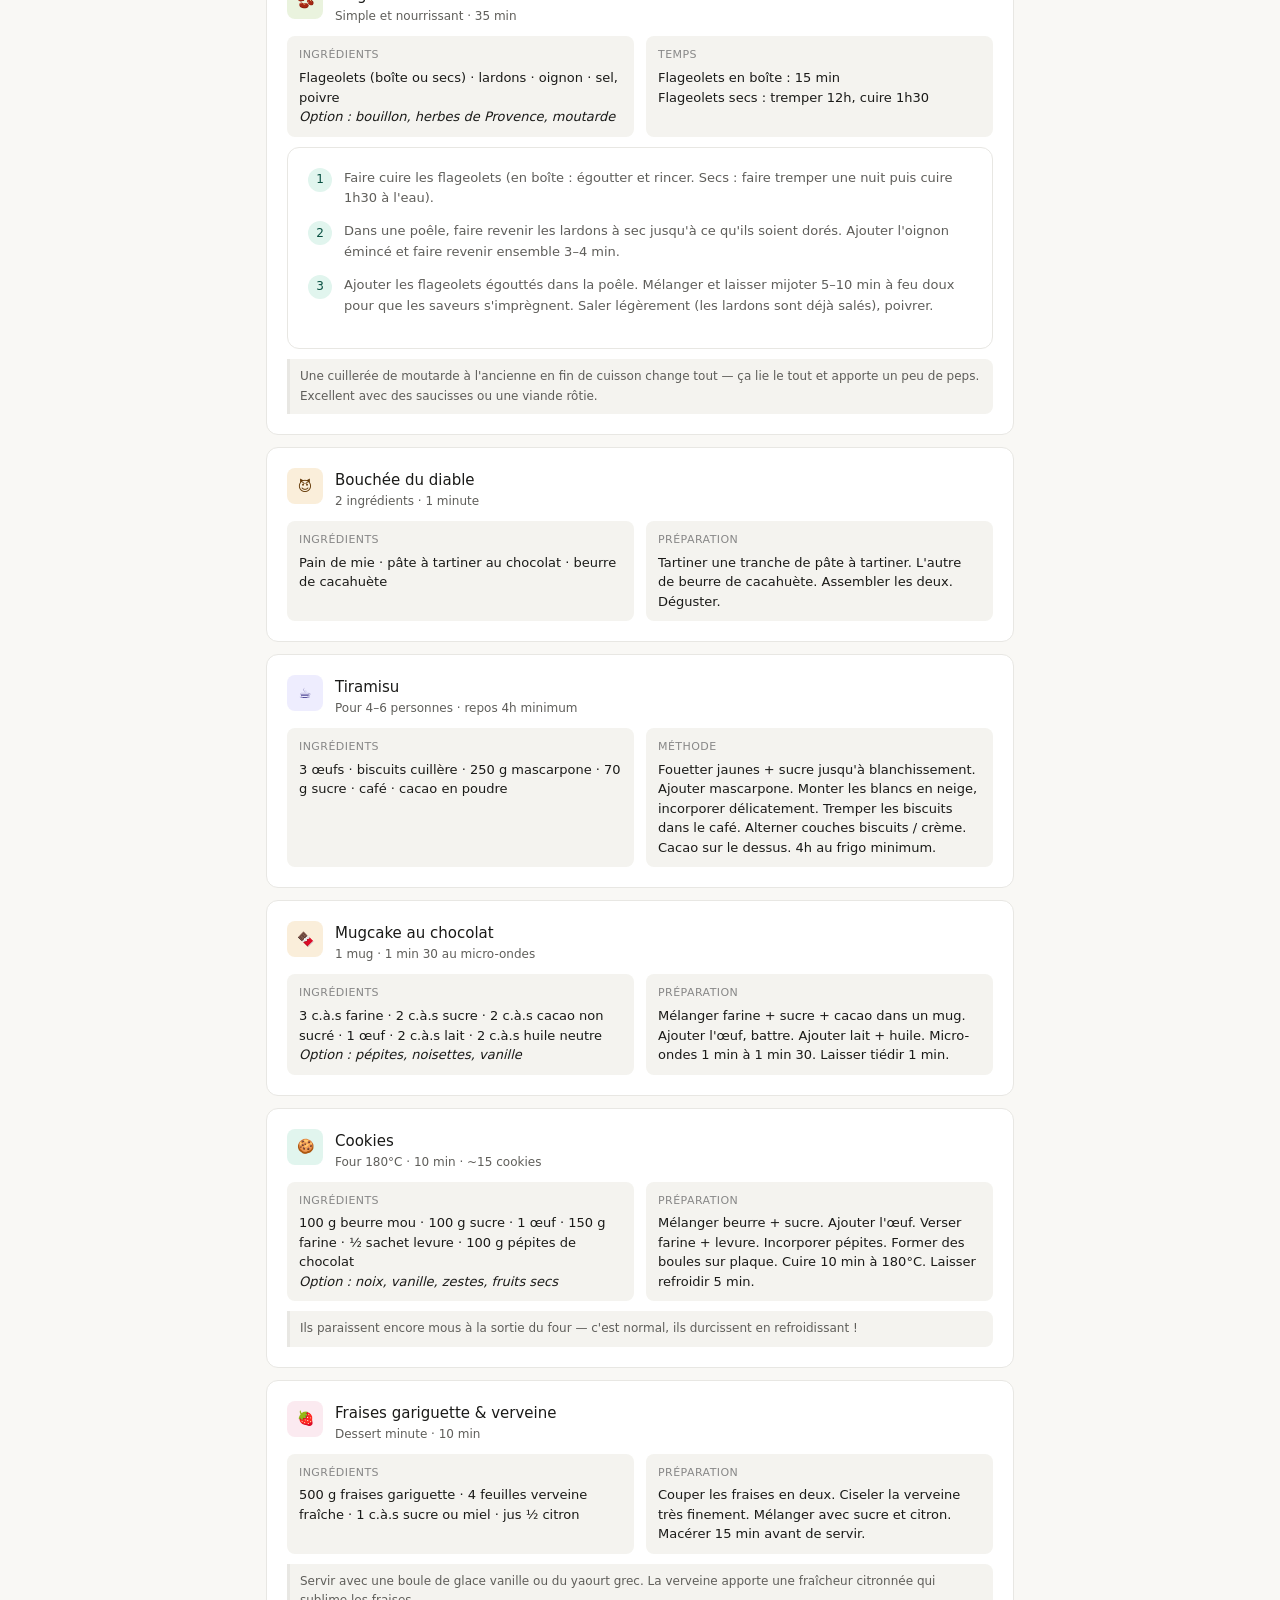
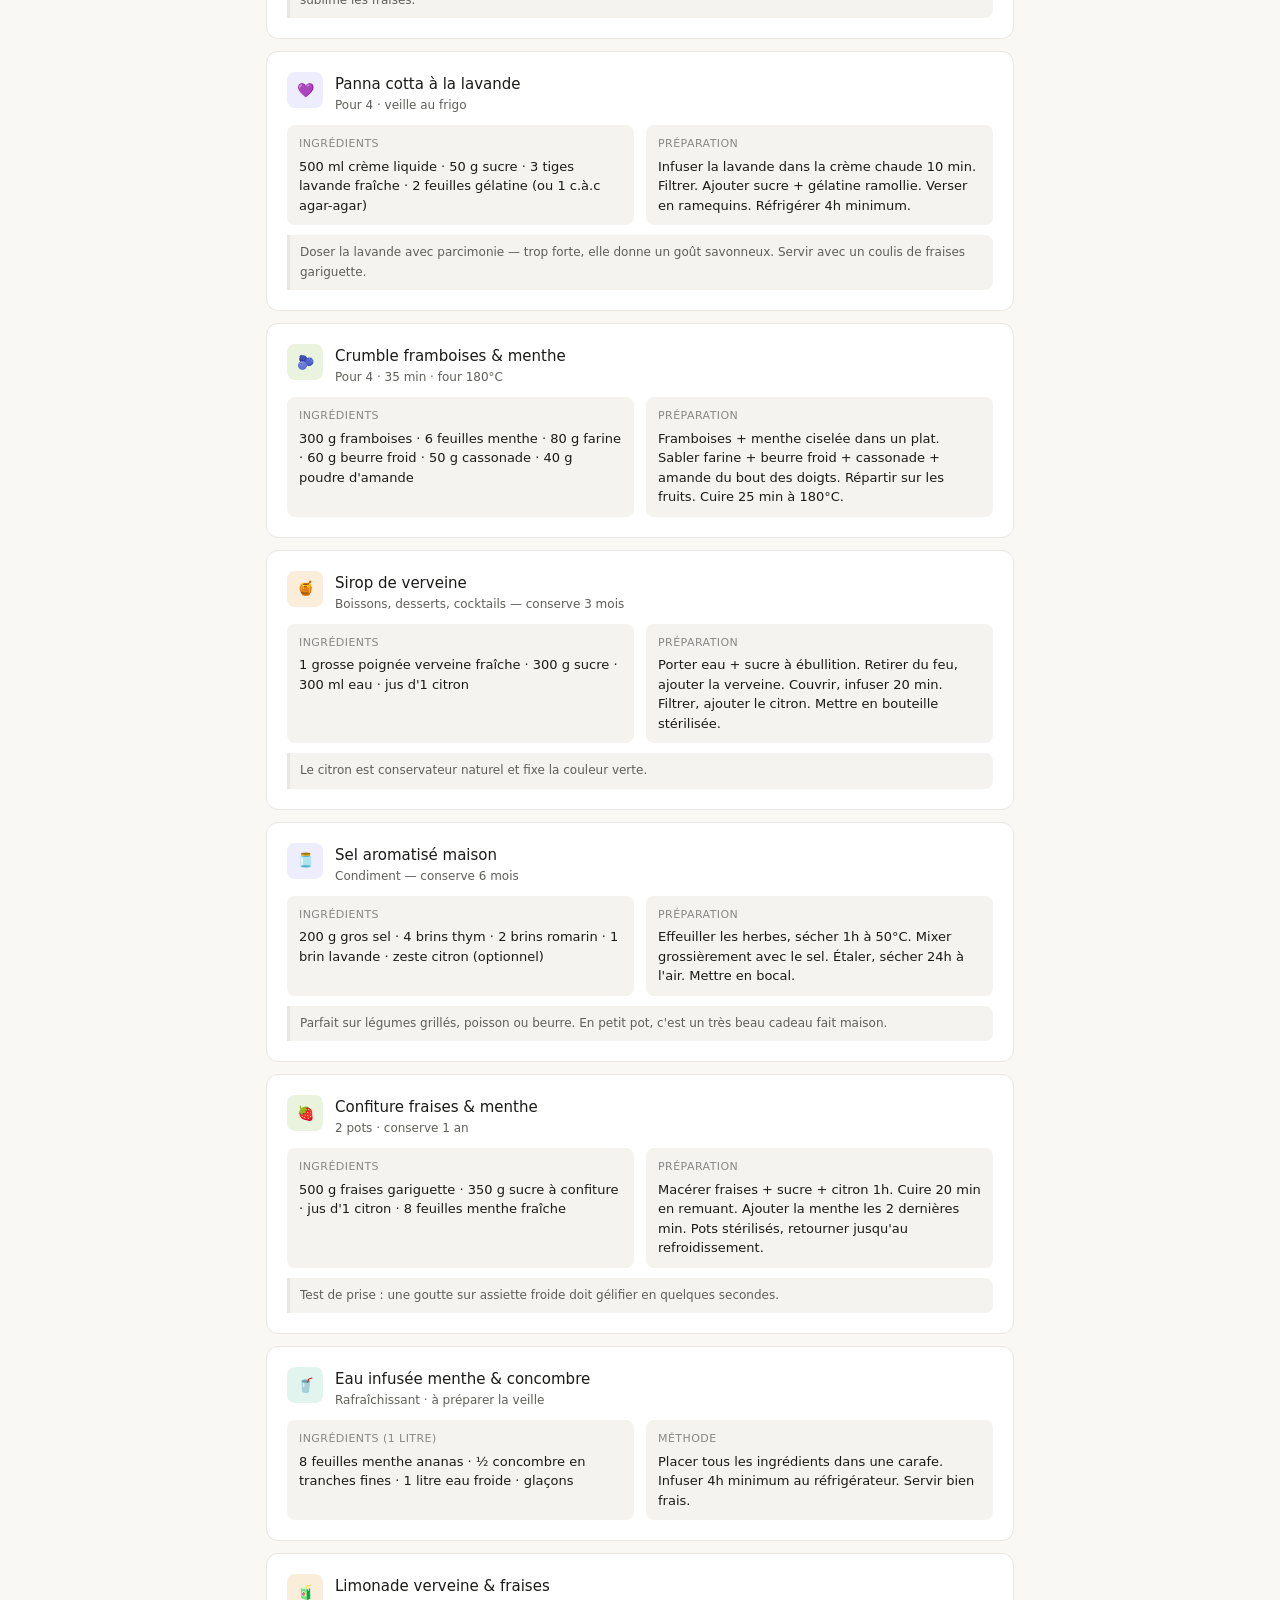
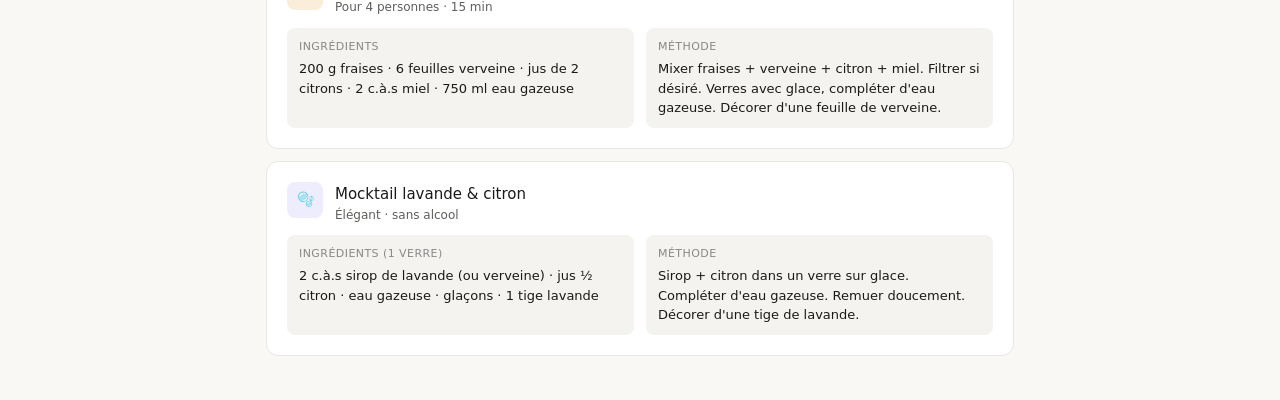
<file: recette.html>
<!DOCTYPE html>
<html lang="fr">
<head>
  <meta charset="UTF-8">
  <meta name="viewport" content="width=device-width, initial-scale=1.0">
  <link rel="stylesheet" href="style.css">
  <title>Recettes — Minljiva</title>
</head>
<body>

  <!-- HEADER -->
  <header class="site-header">
    <img src="Minljiva.png" alt="Minljiva">
    <nav class="nav">
      <a href="INDEX.html">INDEX</a> /
      <a href="HERBORISTE.html">HERBORISTE</a> /
      <a href="TISANES.html">TISANES</a> /
      <a href="RECETTE.html" class="actif">RECETTES</a> /
      <a href="AVENIR.html">L'AVENIR</a> /
      <a href="CODING.html">CODING</a>
    </nav>
  </header>

  <h1>Recettes</h1>
  <p class="subtitle">Le livre de recettes — salé, sucré, conserves & boissons</p>

  <div class="filter-bar">
    <span class="filter-label">Par type de repas</span>
    <button class="filter-btn active" onclick="filterType('all', this)">Toutes</button>
    <button class="filter-btn" onclick="filterType('sale', this)">Salé</button>
    <button class="filter-btn" onclick="filterType('sucre', this)">Sucré</button>
    <button class="filter-btn" onclick="filterType('conserves', this)">Conserves & sirops</button>
    <button class="filter-btn" onclick="filterType('boissons', this)">Boissons fraîches</button>

    <span class="filter-label">Par temps de préparation</span>
    <button class="filter-btn time-btn active" onclick="filterTime('all', this)">Tous</button>
    <button class="filter-btn time-btn" onclick="filterTime('rapide', this)">Rapide</button>
    <button class="filter-btn time-btn" onclick="filterTime('long', this)">Long / mijoté</button>
    <button class="filter-btn time-btn" onclick="filterTime('mealprep', this)">Meal prep</button>
  </div>

  <div class="count-bar" id="count"></div>
  <div id="grid"></div>

  <script>
  const recipes = [
    // ====== SALÉ ======
    {
      title: "Wraps", sub: "Repas complet · rapide",
      icon: "🌯", iconStyle: "background:var(--orange-clair);color:var(--orange-fonce)",
      type: "sale", time: ["rapide"],
      blocks: [
        { label: "Ingrédients", val: "Galette · steak haché · oignons · poivrons · tomates cerises · galette de pomme de terre · cornichons aigre-doux<br><em>Option : salade, tomate en tranche</em>" },
        { label: "Sauces & épices", val: "Fromage à tartiner · mayo, ketchup, sauce épicée · sauce soja sucrée-salée · paprika · sésame · curry rouge" }
      ],
      steps: [
        "Tartiner la galette de fromage à tartiner, mayo, ketchup et sauce épicée. Disposer les tomates cerises coupées et les cornichons. Saupoudrer de sésame.",
        "Dans une poêle, faire revenir oignons, poivrons et steak haché en morceaux. Ajouter les épices et la sauce soja en cours de cuisson.",
        "Rassembler le tout sur la galette, rouler et déguster."
      ]
    },
    {
      title: "Sandwich", sub: "Classique maison · rapide",
      icon: "🥪", iconStyle: "background:var(--vert-clair);color:var(--vert-fonce)",
      type: "sale", time: ["rapide"],
      blocks: [
        { label: "Ingrédients", val: "Pain de mie · fromage à tartiner · fromage en tranche · mayo, ketchup, sauce épicée · protéine (jambon, poulet, dinde)<br><em>Option : cornichons, salade, tomate</em>" },
        { label: "Montage", val: "Tranche 1 : fromage à tartiner. Tranche 2 : sauces + fromage en tranche + cornichons + protéine pliée. Refermer et déguster." }
      ]
    },
    {
      title: "Burger", sub: "Complet · montage soigné",
      icon: "🍔", iconStyle: "background:var(--orange-clair);color:var(--orange-fonce)",
      type: "sale", time: ["rapide"],
      blocks: [
        { label: "Ingrédients", val: "Buns briochés · protéine (steak haché, pulled pork, poulet pané) · galette de pomme de terre · bacon · oignons · cornichons · fromage à tartiner · cheddar ou emmental · mayo, ketchup, sauce épicée" },
        { label: "Montage", val: "Toaster les buns. Tartiner un côté de fromage à tartiner, l'autre de sauces. Disposer fromage en tranche + cornichons. Ajouter les ingrédients chauds." }
      ]
    },
    {
      title: "Chili", sub: "Mijoté · pour 2–3 personnes",
      icon: "🍲", iconStyle: "background:#EAF3DE;color:#27500A",
      type: "sale", time: ["long"],
      blocks: [
        { label: "Ingrédients", val: "Riz · haricots rouges · maïs · poivrons · carottes · oignon · protéine · sauce tomate · paprika, sésame, curry rouge" },
        { label: "Préparation", val: "Cuire le riz (7 min). Cuire les haricots (30 min). Faire revenir oignon + protéine + poivrons + épices. Mélanger avec haricots + sauce tomate. Mijoter. Ajouter le maïs. Servir avec le riz." }
      ]
    },
    {
      title: "Couscous", sub: "Simple et rapide",
      icon: "🫕", iconStyle: "background:var(--vert-clair);color:var(--vert-fonce)",
      type: "sale", time: ["rapide"],
      blocks: [
        { label: "Ingrédients", val: "Semoule · boîte de légumes à couscous · protéine (steak haché ou hauts de cuisse)" },
        { label: "Préparation", val: "Cuire la semoule à l'eau chaude avec du beurre. Cuire les légumes en casserole. Cuire la protéine à part. Assembler une fois tout cuit." }
      ]
    },
    {
      title: "Pâtes à la bolognaise", sub: "Le classique du quotidien",
      icon: "🍝", iconStyle: "background:var(--orange-clair);color:var(--orange-fonce)",
      type: "sale", time: ["rapide"],
      blocks: [
        { label: "Ingrédients", val: "Pâtes · oignon · protéine · sauce tomate<br><em>Option : poivron, carotte, paprika, sésame, curry rouge</em>" },
        { label: "Préparation", val: "Cuire les pâtes (7 min). Faire revenir oignon + protéine + poivrons + épices. Ajouter sauce tomate, mijoter. Incorporer les pâtes et mélanger." }
      ]
    },
    {
      title: "Lentilles saucisses", sub: "Mijoté réconfortant",
      icon: "🍲", iconStyle: "background:var(--vert-clair);color:var(--vert-fonce)",
      type: "sale", time: ["long"],
      blocks: [
        { label: "Ingrédients", val: "Lentilles · saucisses à cuire · oignon<br><em>Option : carottes</em>" },
        { label: "Préparation", val: "Cuire les lentilles (et carottes). Cuire les saucisses. Faire revenir l'oignon. Tout ajouter aux lentilles et laisser mijoter." }
      ]
    },
    {
      title: "Hauts de cuisses miel-moutarde", sub: "Four 200°C · 30 min",
      icon: "🍗", iconStyle: "background:var(--orange-clair);color:var(--orange-fonce)",
      type: "sale", time: ["long"],
      blocks: [
        { label: "Ingrédients", val: "4 hauts de cuisses · 2 c.à.s moutarde · 2 c.à.s miel · 1 c.à.s huile d'olive · sel, poivre<br><em>Option : herbes de Provence, ail en poudre</em>" },
        { label: "Préparation", val: "Mélanger miel + moutarde + huile. Saler, poivrer les hauts de cuisses, badigeonner de sauce. Enfourner 200°C, 30 min en arrosant à mi-cuisson." }
      ]
    },
    {
      title: "Haricots verts au beurre de cacahuète", sub: "Saveurs asiatiques · 20 min",
      icon: "🥜", iconStyle: "background:#EAF3DE;color:#27500A",
      type: "sale", time: ["rapide"],
      blocks: [
        { label: "Ingrédients", val: "200 g haricots verts · 2 blancs de poulet · 1 verre riz · 2 c.à.s beurre de cacahuète · 1 c.à.s sauce soja · 1 c.à.s miel · 1 gousse d'ail · huile<br><em>Option : sésame, coriandre, citron vert, piment</em>" },
        { label: "Sauce cacahuète", val: "Mélanger beurre de cacahuète + sauce soja + miel + ail + un peu d'eau chaude pour fluidifier. Verser dans la poêle avec le poulet, ajouter les haricots, chauffer 2 min." }
      ]
    },
    {
      title: "Nouilles japonaises aux champignons", sub: "Bouillon réconfortant",
      icon: "🍜", iconStyle: "background:var(--violet-clair);color:var(--violet-fonce)",
      type: "sale", time: ["rapide"],
      blocks: [
        { label: "Ingrédients", val: "Nouilles japonaises · œuf · champignons · bouillon de poulet" },
        { label: "Préparation", val: "Faire revenir les champignons. Cuire les nouilles dans le bouillon. Faire l'œuf mollet à part. Assembler dans un bol." }
      ]
    },
    {
      title: "Nouilles instantanées à l'œuf", sub: "Rapide · 5 min",
      icon: "🍜", iconStyle: "background:var(--orange-clair);color:var(--orange-fonce)",
      type: "sale", time: ["rapide"],
      blocks: [
        { label: "Ingrédients", val: "1 sachet nouilles instantanées · 1 œuf · 400 ml eau<br><em>Option : sauce soja, ciboulette, légumes, huile de sésame</em>" },
        { label: "Préparation", val: "Bouillir l'eau, ajouter nouilles + épices. Après 2 min, casser l'œuf (poché entier ou en filet battu). Cuire encore 1–2 min. Servir chaud." }
      ]
    },
    {
      title: "Mac & Cheese revisité", sub: "Anti-gaspi · avec des restes de pâtes",
      icon: "🧀", iconStyle: "background:var(--vert-clair);color:var(--vert-fonce)",
      type: "sale", time: ["rapide"],
      blocks: [
        { label: "Ingrédients", val: "Restes de pâtes · crème fraîche · gruyère râpé · cheddar · fromage à tartiner (optionnel) · lardons · ½ oignon rouge · oignons frits · sel, poivre, paprika<br><em>Option : sauce volcano</em>" },
        { label: "Sauce fromagère", val: "À feu doux : crème + gruyère + cheddar + fromage à tartiner. Saler, poivrer. Ajouter lardons + oignons dorés. Incorporer les pâtes. Option gratin : grill 5–7 min." }
      ]
    },
    {
      title: "Hachis Parmentier", sub: "Four 200°C · gratiner 15 min",
      icon: "🥔", iconStyle: "background:#EAF3DE;color:#27500A",
      type: "sale", time: ["long"],
      blocks: [
        { label: "Ingrédients", val: "500 g pommes de terre · 300 g viande hachée · 1 oignon · 50 ml lait · fromage râpé · sel, poivre, muscade" },
        { label: "Préparation", val: "Cuire et écraser les pommes de terre en purée. Faire revenir oignon + viande. Plat : viande au fond → purée → fromage râpé. Gratiner 15 min à 200°C." }
      ]
    },
    {
      title: "Floraline au jambon", sub: "Réconfortant · 10 min",
      icon: "🥣", iconStyle: "background:var(--vert-clair);color:var(--vert-fonce)",
      type: "sale", time: ["rapide"],
      blocks: [
        { label: "Ingrédients", val: "2 c.à.s Floraline · 200–250 ml lait · 1 tranche jambon en morceaux · sel, poivre<br><em>Option : fromage râpé, œuf, herbes</em>" },
        { label: "Préparation", val: "Chauffer le lait. Verser la Floraline en pluie en mélangeant. Cuire 2–3 min à feu doux jusqu'à épaississement. Ajouter le jambon, assaisonner." }
      ]
    },
    {
      title: "La soupe", sub: "Légumes de saison · 30 min",
      icon: "🥣", iconStyle: "background:var(--orange-clair);color:var(--orange-fonce)",
      type: "sale", time: ["long"],
      blocks: [
        { label: "Ingrédients", val: "2 carottes · 2 pommes de terre · 1 navet · 1 poireau · 1 oignon · 1 cube de bouillon · 1 L eau · sel, poivre" },
        { label: "Préparation", val: "Faire revenir l'oignon, ajouter les légumes coupés, couvrir de 1 L eau + cube de bouillon. Porter à ébullition, mijoter 25 min. Mixer (ou non)." }
      ]
    },
    {
      title: "La salade", sub: "Base modulable à l'infini",
      icon: "🥗", iconStyle: "background:var(--violet-clair);color:var(--violet-fonce)",
      type: "sale", time: ["rapide"],
      blocks: [
        { label: "Base", val: "Salade découpée · tomate · oignon · feta · sauce crudité + sauce relevée" },
        { label: "Options", val: "Avocat · croutons · pâtes/pomme de terre · cornichons · carotte · radis · poivron · lardons, poulet, thon, viande hachée…" }
      ],
      note: "Juste tout mélanger !"
    },
    {
      title: "Brunch", sub: "Week-end · tout en un",
      icon: "🥚", iconStyle: "background:var(--vert-clair);color:var(--vert-fonce)",
      type: "sale", time: ["rapide"],
      blocks: [
        { label: "Ingrédients", val: "Œufs · bacon<br><em>Option : saucisse, galette de pomme de terre, yaourt + chia, pain de mie avec fromage à tartiner ou avocat</em>" },
        { label: "Préparation", val: "Faire les œufs brouillés. Faire cuire le bacon. Tout mettre ensemble dans une belle assiette." }
      ]
    },
    {
      title: "Pistou maison", sub: "Basilic du balcon — soupe, pâtes, tartines",
      icon: "🌿", iconStyle: "background:var(--vert-clair);color:var(--vert-fonce)",
      type: "sale", time: ["rapide", "mealprep"],
      blocks: [
        { label: "Ingrédients", val: "1 grosse poignée basilic frais · 1 gousse d'ail · 4 c.à.s huile d'olive · sel" },
        { label: "Préparation", val: "Mixer ou piler au mortier basilic + ail + sel. Incorporer l'huile progressivement. Conserver au frigo recouvert d'un filet d'huile." }
      ],
      note: "Récolter juste avant de préparer pour un arôme maximal. Se congèle très bien en cubes dans un bac à glaçons."
    },
    {
      title: "Gremolata persil & citron", sub: "Condiment vif — poisson, légumes, risotto",
      icon: "🥗", iconStyle: "background:#EAF3DE;color:#27500A",
      type: "sale", time: ["rapide", "mealprep"],
      blocks: [
        { label: "Ingrédients", val: "1 bouquet persil frisé · zeste d'1 citron bio · 1 gousse d'ail · sel" },
        { label: "Préparation", val: "Hacher finement persil + ail. Mélanger avec le zeste de citron + sel. Parsemer au dernier moment sur le plat chaud." }
      ],
      note: "Se prépare minute — elle perd vite son arôme. Idéale sur un osso-buco, des carottes rôties ou un simple riz vapeur."
    },
    {
      title: "Huile infusée thym & romarin", sub: "Condiment de base — infusion 2 semaines",
      icon: "🌿", iconStyle: "background:var(--orange-clair);color:var(--orange-fonce)",
      type: "sale", time: ["long", "mealprep"],
      blocks: [
        { label: "Ingrédients", val: "6 brins thym frais · 2 brins romarin · 250 ml huile d'olive" },
        { label: "Préparation", val: "Laver et sécher parfaitement les herbes. Placer dans une bouteille propre. Verser l'huile. Infuser 2 semaines à l'abri de la lumière." }
      ],
      note: "Les herbes doivent être parfaitement sèches — une seule goutte d'eau peut créer de la moisissure."
    },
    {
      title: "Beurre composé aux herbes", sub: "Sur un poisson, une viande grillée, à tartiner",
      icon: "🧄", iconStyle: "background:var(--vert-clair);color:var(--vert-fonce)",
      type: "sale", time: ["long", "mealprep"],
      blocks: [
        { label: "Ingrédients", val: "125 g beurre mou · 3 feuilles verveine · 5 feuilles menthe · 2 brins thym effeuillé · sel, poivre" },
        { label: "Préparation", val: "Ciseler finement les herbes. Mélanger au beurre mou. Rouler dans du film alimentaire en boudin. Réfrigérer 2h. Couper en rondelles." }
      ],
      note: "Se congèle très bien. Lavande + citron pour le poisson, thym + ail pour la viande."
    },
    {
      title: "Taboulé à la menthe & persil", sub: "Pour 4 personnes · 20 min",
      icon: "🥗", iconStyle: "background:var(--orange-clair);color:var(--orange-fonce)",
      type: "sale", time: ["rapide"],
      blocks: [
        { label: "Ingrédients", val: "200 g semoule fine · 1 grosse poignée menthe verte fraîche · 1 poignée persil frisé · 3 tomates · 1 citron · huile d'olive" },
        { label: "Préparation", val: "Verser de l'eau bouillante sur la semoule, couvrir 5 min, égrainer. Couper les tomates, ciseler les herbes. Assaisonner avec citron et huile." }
      ],
      note: "Ajouter les herbes au dernier moment pour garder leur couleur vive."
    },
    {
      title: "Noix activées & torréfiées", sub: "Snack sain — meilleure digestion, goût sublime",
      icon: "🌰", iconStyle: "background:var(--orange-clair);color:var(--orange-fonce)",
      type: "sale", time: ["long", "mealprep"],
      blocks: [
        { label: "Étape 1 — Trempage (activation)", val: "Couvrir d'eau froide + <strong>½ c.à.c de sel par bol</strong>.<br>Le sel neutralise les inhibiteurs enzymatiques.<br><br><strong>Amandes</strong> — 12h<br><strong>Noix classiques</strong> — 8h<br><strong>Noix de cajou</strong> — 4–6h<br><strong>Noisettes</strong> — 8h<br><strong>Noix de macadamia</strong> — 4h<br><strong>Graines de tournesol</strong> — 2h" },
        { label: "Étape 2 — Torréfaction (optionnel)", val: "Rincer, sécher. Enfourner à basse température.<br><br><strong>Amandes</strong> — 160°C · 12–15 min<br><strong>Noix classiques</strong> — 160°C · 10–12 min<br><strong>Noix de cajou</strong> — 160°C · 8–10 min<br><strong>Noisettes</strong> — 170°C · 12 min<br><strong>Noix de macadamia</strong> — 160°C · 10 min<br><strong>Graines de tournesol</strong> — 160°C · 8 min" }
      ],
      steps: [
        "<strong>Tremper</strong> selon le tableau ci-dessus. L'eau va devenir trouble — c'est normal, ce sont les tanins et inhibiteurs qui partent.",
        "<strong>Rincer abondamment</strong> et égoutter. Option 1 : consommer directement (smoothies, sauces, snacks mous). Option 2 : sécher avant de torréfier.",
        "<strong>Sécher</strong> au four à 50°C pendant 1–2h (ou à l'air libre 24h) avant de torréfier — les noix humides ne croustillent pas.",
        "<strong>Torréfier</strong> selon le tableau. Surveiller en fin de cuisson, ça brûle vite. Laisser <strong>refroidir complètement</strong> avant de stocker — sinon elles ramollissent."
      ],
      note: "Snack express : noix torréfiées + huile d'olive + paprika fumé + sel + herbes (version salée) ou sucre + cannelle + vanille (version sucrée) → 10 min au four à 160°C. 😍",
      potInfo: "Conservation : bocal hermétique, à l'abri de la lumière. Noix activées non torréfiées : frigo, 3–4 jours. Torréfiées : température ambiante, 2–3 semaines."
    },
    {
      title: "Flageolets aux lardons", sub: "Simple et nourrissant · 35 min",
      icon: "🫘", iconStyle: "background:#EAF3DE;color:#27500A",
      type: "sale", time: ["rapide"],
      blocks: [
        { label: "Ingrédients", val: "Flageolets (boîte ou secs) · lardons · oignon · sel, poivre<br><em>Option : bouillon, herbes de Provence, moutarde</em>" },
        { label: "Temps", val: "Flageolets en boîte : 15 min<br>Flageolets secs : tremper 12h, cuire 1h30" }
      ],
      steps: [
        "Faire cuire les flageolets (en boîte : égoutter et rincer. Secs : faire tremper une nuit puis cuire 1h30 à l'eau).",
        "Dans une poêle, faire revenir les lardons à sec jusqu'à ce qu'ils soient dorés. Ajouter l'oignon émincé et faire revenir ensemble 3–4 min.",
        "Ajouter les flageolets égouttés dans la poêle. Mélanger et laisser mijoter 5–10 min à feu doux pour que les saveurs s'imprègnent. Saler légèrement (les lardons sont déjà salés), poivrer."
      ],
      note: "Une cuillerée de moutarde à l'ancienne en fin de cuisson change tout — ça lie le tout et apporte un peu de peps. Excellent avec des saucisses ou une viande rôtie."
    },

    // ====== SUCRÉ ======
    {
      title: "Bouchée du diable", sub: "2 ingrédients · 1 minute",
      icon: "😈", iconStyle: "background:var(--orange-clair);color:var(--orange-fonce)",
      type: "sucre", time: ["rapide"],
      blocks: [
        { label: "Ingrédients", val: "Pain de mie · pâte à tartiner au chocolat · beurre de cacahuète" },
        { label: "Préparation", val: "Tartiner une tranche de pâte à tartiner. L'autre de beurre de cacahuète. Assembler les deux. Déguster." }
      ]
    },
    {
      title: "Tiramisu", sub: "Pour 4–6 personnes · repos 4h minimum",
      icon: "☕", iconStyle: "background:var(--violet-clair);color:var(--violet-fonce)",
      type: "sucre", time: ["long"],
      blocks: [
        { label: "Ingrédients", val: "3 œufs · biscuits cuillère · 250 g mascarpone · 70 g sucre · café · cacao en poudre" },
        { label: "Méthode", val: "Fouetter jaunes + sucre jusqu'à blanchissement. Ajouter mascarpone. Monter les blancs en neige, incorporer délicatement. Tremper les biscuits dans le café. Alterner couches biscuits / crème. Cacao sur le dessus. 4h au frigo minimum." }
      ]
    },
    {
      title: "Mugcake au chocolat", sub: "1 mug · 1 min 30 au micro-ondes",
      icon: "🍫", iconStyle: "background:var(--orange-clair);color:var(--orange-fonce)",
      type: "sucre", time: ["rapide"],
      blocks: [
        { label: "Ingrédients", val: "3 c.à.s farine · 2 c.à.s sucre · 2 c.à.s cacao non sucré · 1 œuf · 2 c.à.s lait · 2 c.à.s huile neutre<br><em>Option : pépites, noisettes, vanille</em>" },
        { label: "Préparation", val: "Mélanger farine + sucre + cacao dans un mug. Ajouter l'œuf, battre. Ajouter lait + huile. Micro-ondes 1 min à 1 min 30. Laisser tiédir 1 min." }
      ]
    },
    {
      title: "Cookies", sub: "Four 180°C · 10 min · ~15 cookies",
      icon: "🍪", iconStyle: "background:var(--vert-clair);color:var(--vert-fonce)",
      type: "sucre", time: ["rapide"],
      blocks: [
        { label: "Ingrédients", val: "100 g beurre mou · 100 g sucre · 1 œuf · 150 g farine · ½ sachet levure · 100 g pépites de chocolat<br><em>Option : noix, vanille, zestes, fruits secs</em>" },
        { label: "Préparation", val: "Mélanger beurre + sucre. Ajouter l'œuf. Verser farine + levure. Incorporer pépites. Former des boules sur plaque. Cuire 10 min à 180°C. Laisser refroidir 5 min." }
      ],
      note: "Ils paraissent encore mous à la sortie du four — c'est normal, ils durcissent en refroidissant !"
    },
    {
      title: "Fraises gariguette & verveine", sub: "Dessert minute · 10 min",
      icon: "🍓", iconStyle: "background:#FBEAF0;color:#72243E",
      type: "sucre", time: ["rapide"],
      blocks: [
        { label: "Ingrédients", val: "500 g fraises gariguette · 4 feuilles verveine fraîche · 1 c.à.s sucre ou miel · jus ½ citron" },
        { label: "Préparation", val: "Couper les fraises en deux. Ciseler la verveine très finement. Mélanger avec sucre et citron. Macérer 15 min avant de servir." }
      ],
      note: "Servir avec une boule de glace vanille ou du yaourt grec. La verveine apporte une fraîcheur citronnée qui sublime les fraises."
    },
    {
      title: "Panna cotta à la lavande", sub: "Pour 4 · veille au frigo",
      icon: "💜", iconStyle: "background:var(--violet-clair);color:var(--violet-fonce)",
      type: "sucre", time: ["long"],
      blocks: [
        { label: "Ingrédients", val: "500 ml crème liquide · 50 g sucre · 3 tiges lavande fraîche · 2 feuilles gélatine (ou 1 c.à.c agar-agar)" },
        { label: "Préparation", val: "Infuser la lavande dans la crème chaude 10 min. Filtrer. Ajouter sucre + gélatine ramollie. Verser en ramequins. Réfrigérer 4h minimum." }
      ],
      note: "Doser la lavande avec parcimonie — trop forte, elle donne un goût savonneux. Servir avec un coulis de fraises gariguette."
    },
    {
      title: "Crumble framboises & menthe", sub: "Pour 4 · 35 min · four 180°C",
      icon: "🫐", iconStyle: "background:#EAF3DE;color:#27500A",
      type: "sucre", time: ["long"],
      blocks: [
        { label: "Ingrédients", val: "300 g framboises · 6 feuilles menthe · 80 g farine · 60 g beurre froid · 50 g cassonade · 40 g poudre d'amande" },
        { label: "Préparation", val: "Framboises + menthe ciselée dans un plat. Sabler farine + beurre froid + cassonade + amande du bout des doigts. Répartir sur les fruits. Cuire 25 min à 180°C." }
      ]
    },

    // ====== CONSERVES & SIROPS ======
    {
      title: "Sirop de verveine", sub: "Boissons, desserts, cocktails — conserve 3 mois",
      icon: "🍯", iconStyle: "background:var(--orange-clair);color:var(--orange-fonce)",
      type: "conserves", time: ["rapide", "mealprep"],
      blocks: [
        { label: "Ingrédients", val: "1 grosse poignée verveine fraîche · 300 g sucre · 300 ml eau · jus d'1 citron" },
        { label: "Préparation", val: "Porter eau + sucre à ébullition. Retirer du feu, ajouter la verveine. Couvrir, infuser 20 min. Filtrer, ajouter le citron. Mettre en bouteille stérilisée." }
      ],
      note: "Le citron est conservateur naturel et fixe la couleur verte."
    },
    {
      title: "Sel aromatisé maison", sub: "Condiment — conserve 6 mois",
      icon: "🫙", iconStyle: "background:var(--violet-clair);color:var(--violet-fonce)",
      type: "conserves", time: ["long", "mealprep"],
      blocks: [
        { label: "Ingrédients", val: "200 g gros sel · 4 brins thym · 2 brins romarin · 1 brin lavande · zeste citron (optionnel)" },
        { label: "Préparation", val: "Effeuiller les herbes, sécher 1h à 50°C. Mixer grossièrement avec le sel. Étaler, sécher 24h à l'air. Mettre en bocal." }
      ],
      note: "Parfait sur légumes grillés, poisson ou beurre. En petit pot, c'est un très beau cadeau fait maison."
    },
    {
      title: "Confiture fraises & menthe", sub: "2 pots · conserve 1 an",
      icon: "🍓", iconStyle: "background:#EAF3DE;color:#27500A",
      type: "conserves", time: ["long", "mealprep"],
      blocks: [
        { label: "Ingrédients", val: "500 g fraises gariguette · 350 g sucre à confiture · jus d'1 citron · 8 feuilles menthe fraîche" },
        { label: "Préparation", val: "Macérer fraises + sucre + citron 1h. Cuire 20 min en remuant. Ajouter la menthe les 2 dernières min. Pots stérilisés, retourner jusqu'au refroidissement." }
      ],
      note: "Test de prise : une goutte sur assiette froide doit gélifier en quelques secondes."
    },

    // ====== BOISSONS FRAÎCHES ======
    {
      title: "Eau infusée menthe & concombre", sub: "Rafraîchissant · à préparer la veille",
      icon: "🥤", iconStyle: "background:var(--vert-clair);color:var(--vert-fonce)",
      type: "boissons", time: ["long", "mealprep"],
      blocks: [
        { label: "Ingrédients (1 litre)", val: "8 feuilles menthe ananas · ½ concombre en tranches fines · 1 litre eau froide · glaçons" },
        { label: "Méthode", val: "Placer tous les ingrédients dans une carafe. Infuser 4h minimum au réfrigérateur. Servir bien frais." }
      ]
    },
    {
      title: "Limonade verveine & fraises", sub: "Pour 4 personnes · 15 min",
      icon: "🧃", iconStyle: "background:var(--orange-clair);color:var(--orange-fonce)",
      type: "boissons", time: ["rapide"],
      blocks: [
        { label: "Ingrédients", val: "200 g fraises · 6 feuilles verveine · jus de 2 citrons · 2 c.à.s miel · 750 ml eau gazeuse" },
        { label: "Méthode", val: "Mixer fraises + verveine + citron + miel. Filtrer si désiré. Verres avec glace, compléter d'eau gazeuse. Décorer d'une feuille de verveine." }
      ]
    },
    {
      title: "Mocktail lavande & citron", sub: "Élégant · sans alcool",
      icon: "🫧", iconStyle: "background:var(--violet-clair);color:var(--violet-fonce)",
      type: "boissons", time: ["rapide"],
      blocks: [
        { label: "Ingrédients (1 verre)", val: "2 c.à.s sirop de lavande (ou verveine) · jus ½ citron · eau gazeuse · glaçons · 1 tige lavande" },
        { label: "Méthode", val: "Sirop + citron dans un verre sur glace. Compléter d'eau gazeuse. Remuer doucement. Décorer d'une tige de lavande." }
      ]
    }
  ];

  let activeType = 'all';
  let activeTime = 'all';

  function filterType(type, btn) {
    activeType = type;
    document.querySelectorAll('.filter-btn:not(.time-btn)').forEach(b => b.classList.remove('active'));
    btn.classList.add('active');
    render();
  }

  function filterTime(time, btn) {
    activeTime = time;
    document.querySelectorAll('.time-btn').forEach(b => b.classList.remove('active'));
    btn.classList.add('active');
    render();
  }

  function render() {
    const grid = document.getElementById('grid');
    let filtered = recipes;
    if (activeType !== 'all') filtered = filtered.filter(r => r.type === activeType);
    if (activeTime !== 'all') filtered = filtered.filter(r => r.time && r.time.includes(activeTime));

    document.getElementById('count').textContent =
      filtered.length + ' recette' + (filtered.length > 1 ? 's' : '') +
      ' affichée' + (filtered.length > 1 ? 's' : '');

    if (filtered.length === 0) {
      grid.innerHTML = '<div class="empty">Aucune recette ne correspond à cette combinaison de filtres.</div>';
      return;
    }

    grid.innerHTML = filtered.map(r => `
      <div class="recipe">
        <div class="recipe-header">
          <div class="recipe-icon" style="${r.iconStyle}">${r.icon}</div>
          <div><p class="recipe-title">${r.title}</p><p class="recipe-sub">${r.sub}</p></div>
        </div>
        ${r.blocks ? `<div class="row">${r.blocks.map(b => `
          <div class="block">
            <div class="block-label">${b.label}</div>
            <div class="block-val">${b.val}</div>
          </div>
        `).join('')}</div>` : ''}
        ${r.steps ? `<div class="how-box" style="margin-top:10px;margin-bottom:0;">
          ${r.steps.map((s, i) => `
            <div class="step"><div class="step-num">${i + 1}</div><div class="step-text">${s}</div></div>
          `).join('')}
        </div>` : ''}
        ${r.note ? `<div class="note">${r.note}</div>` : ''}
        ${r.potInfo ? `<div class="pot-info">${r.potInfo}</div>` : ''}
      </div>
    `).join('');
  }

  render();
  </script>

</body>
</html>
</file>
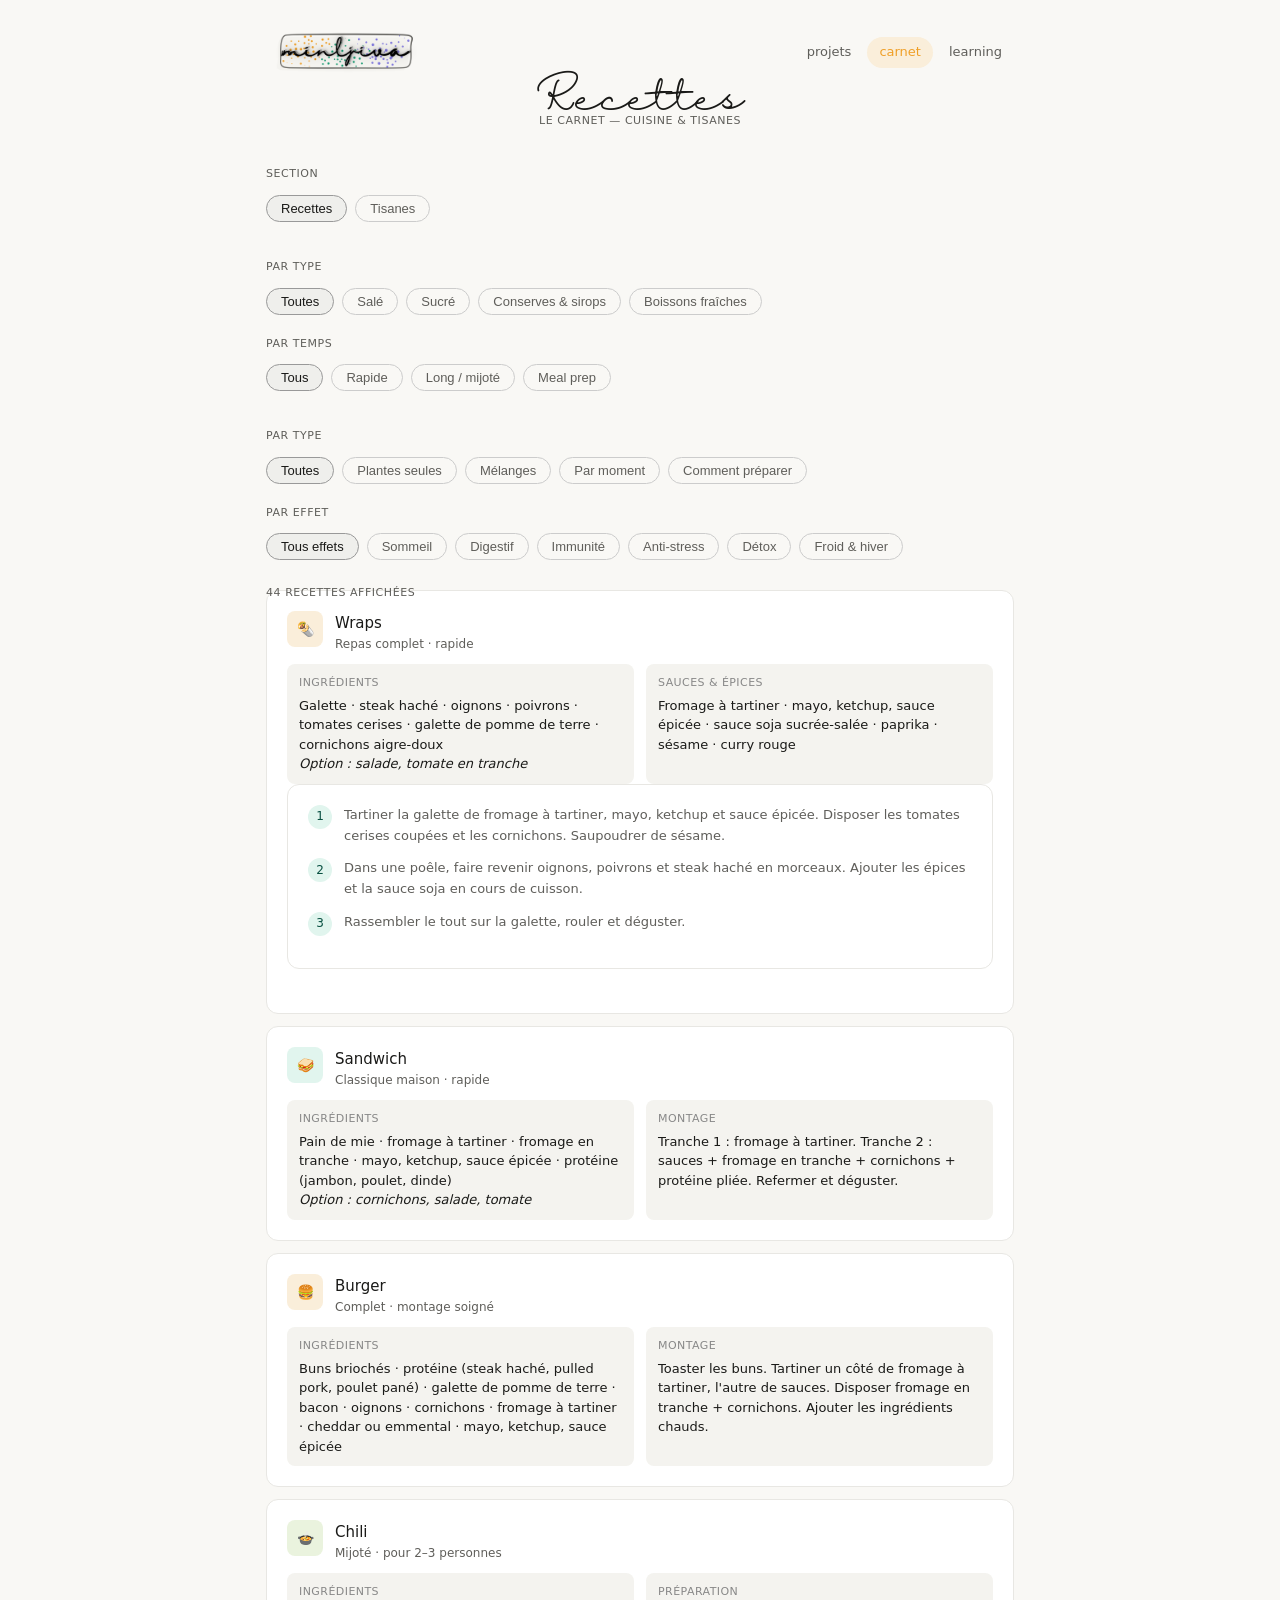
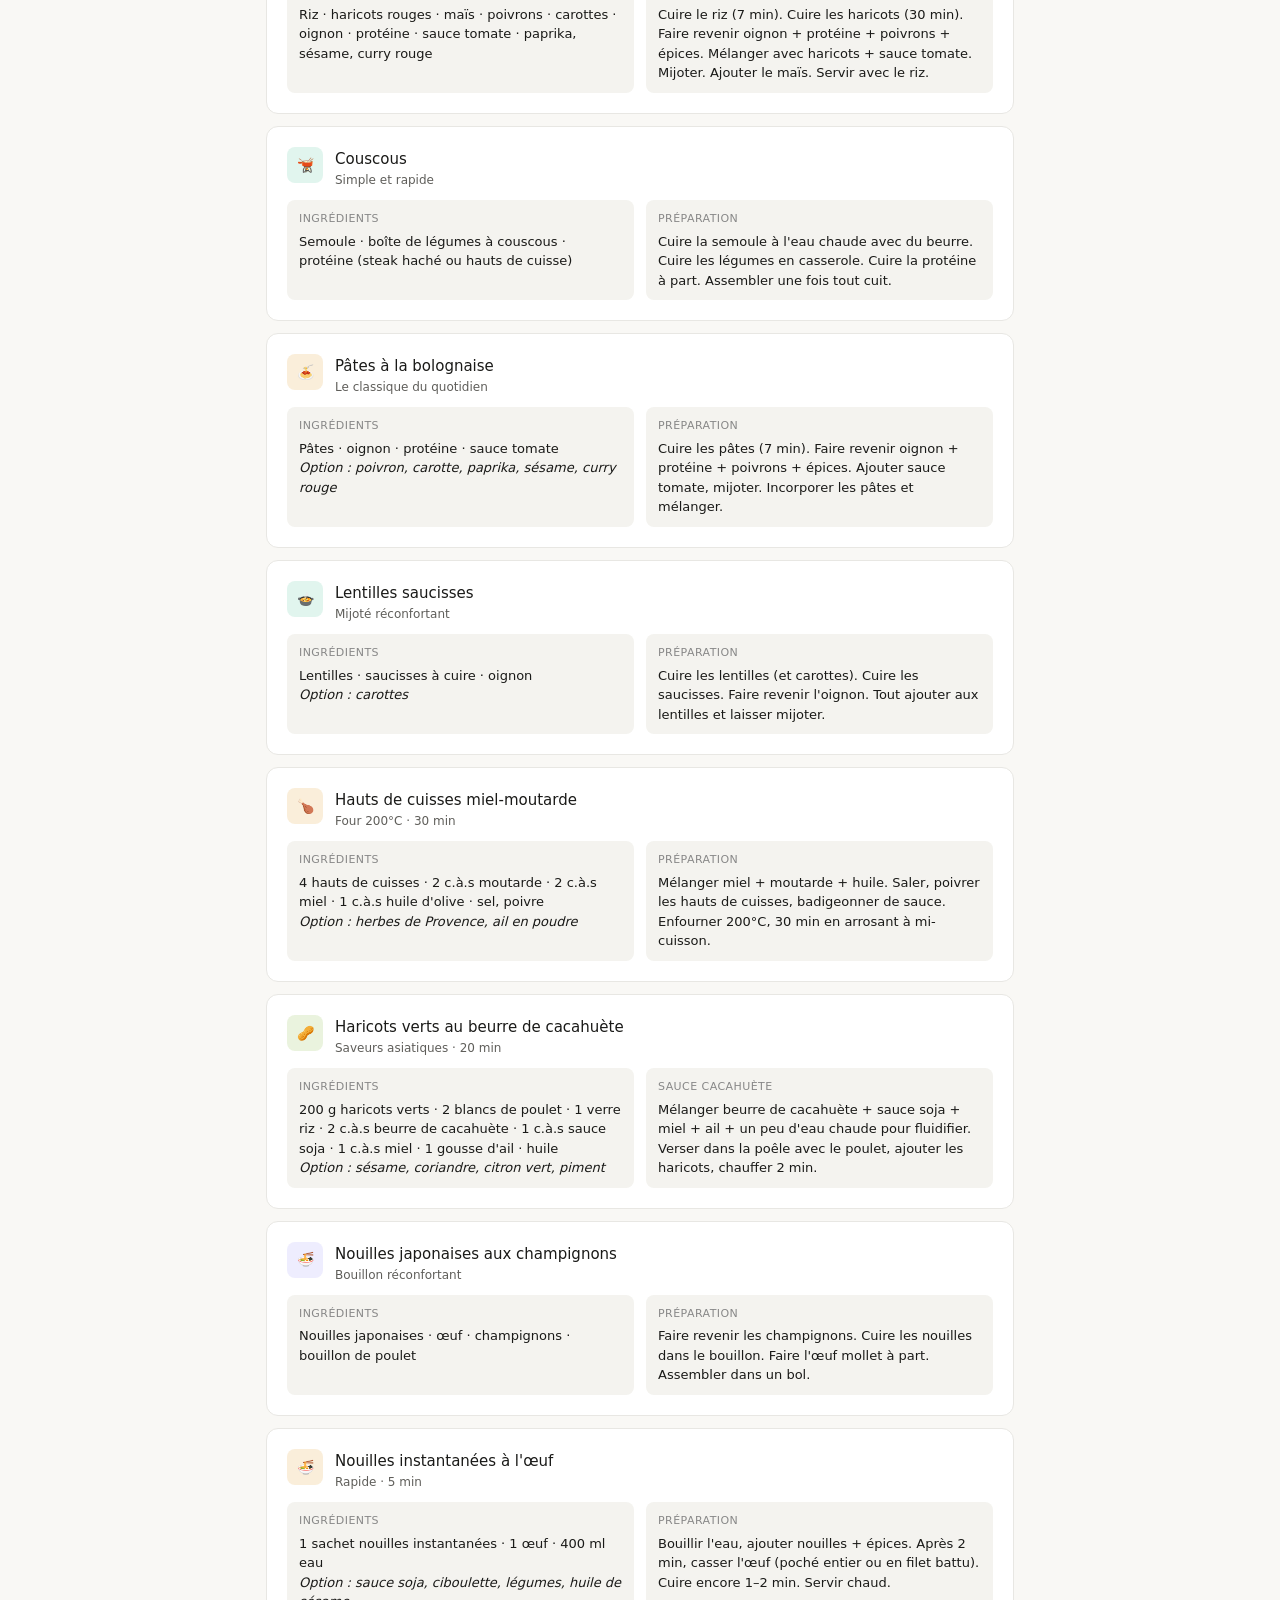
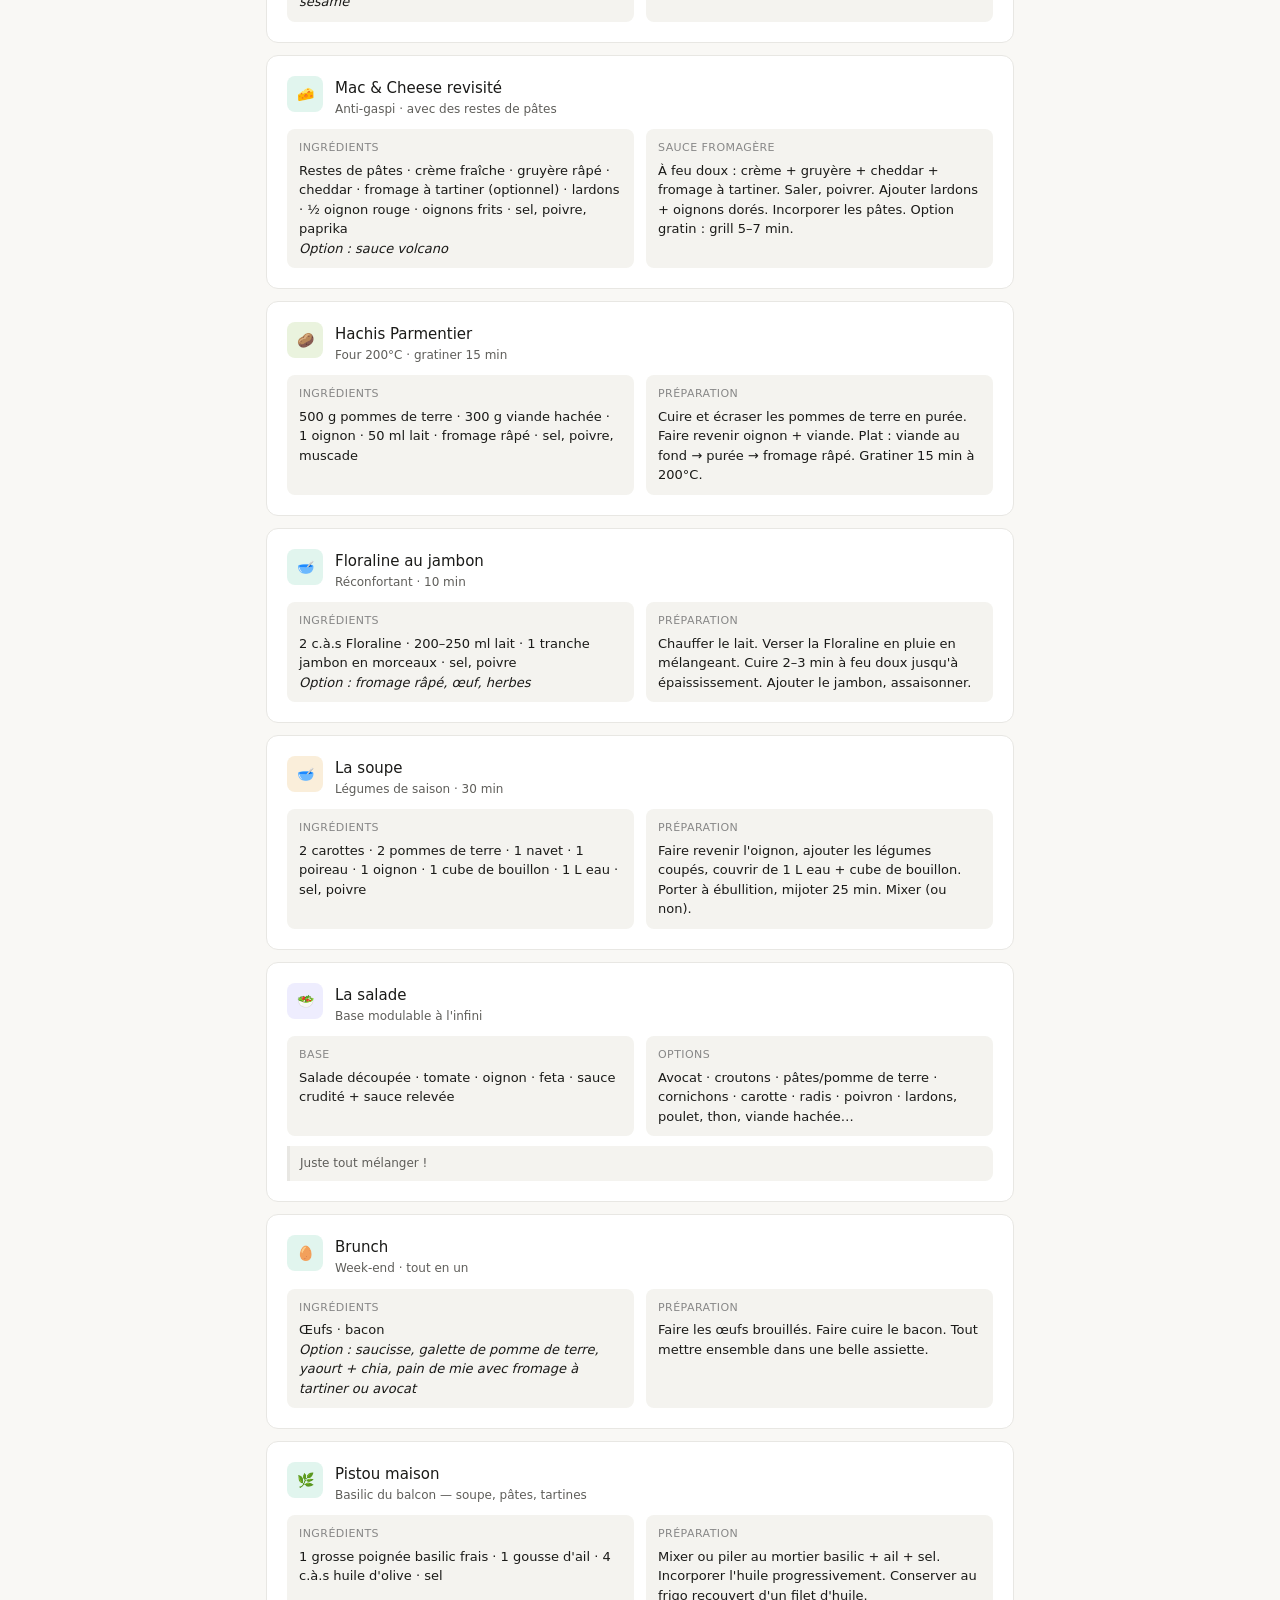
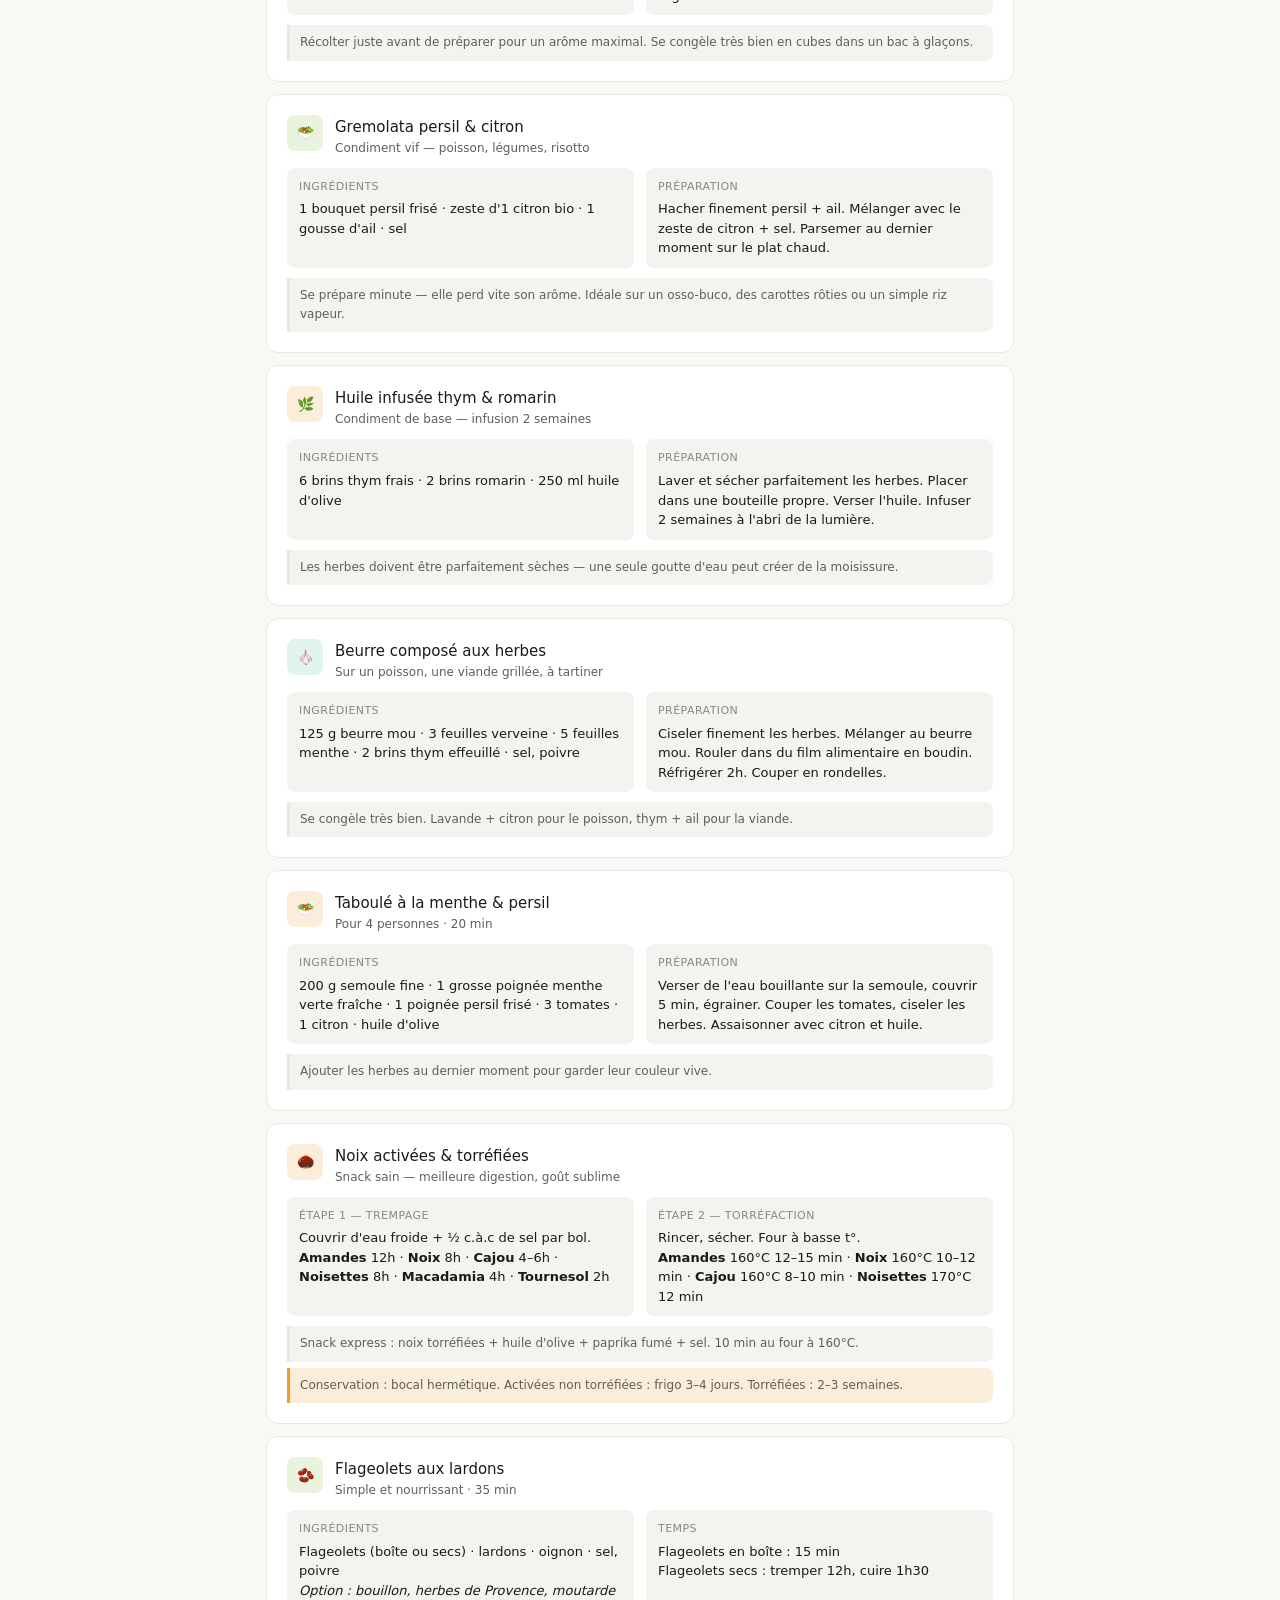
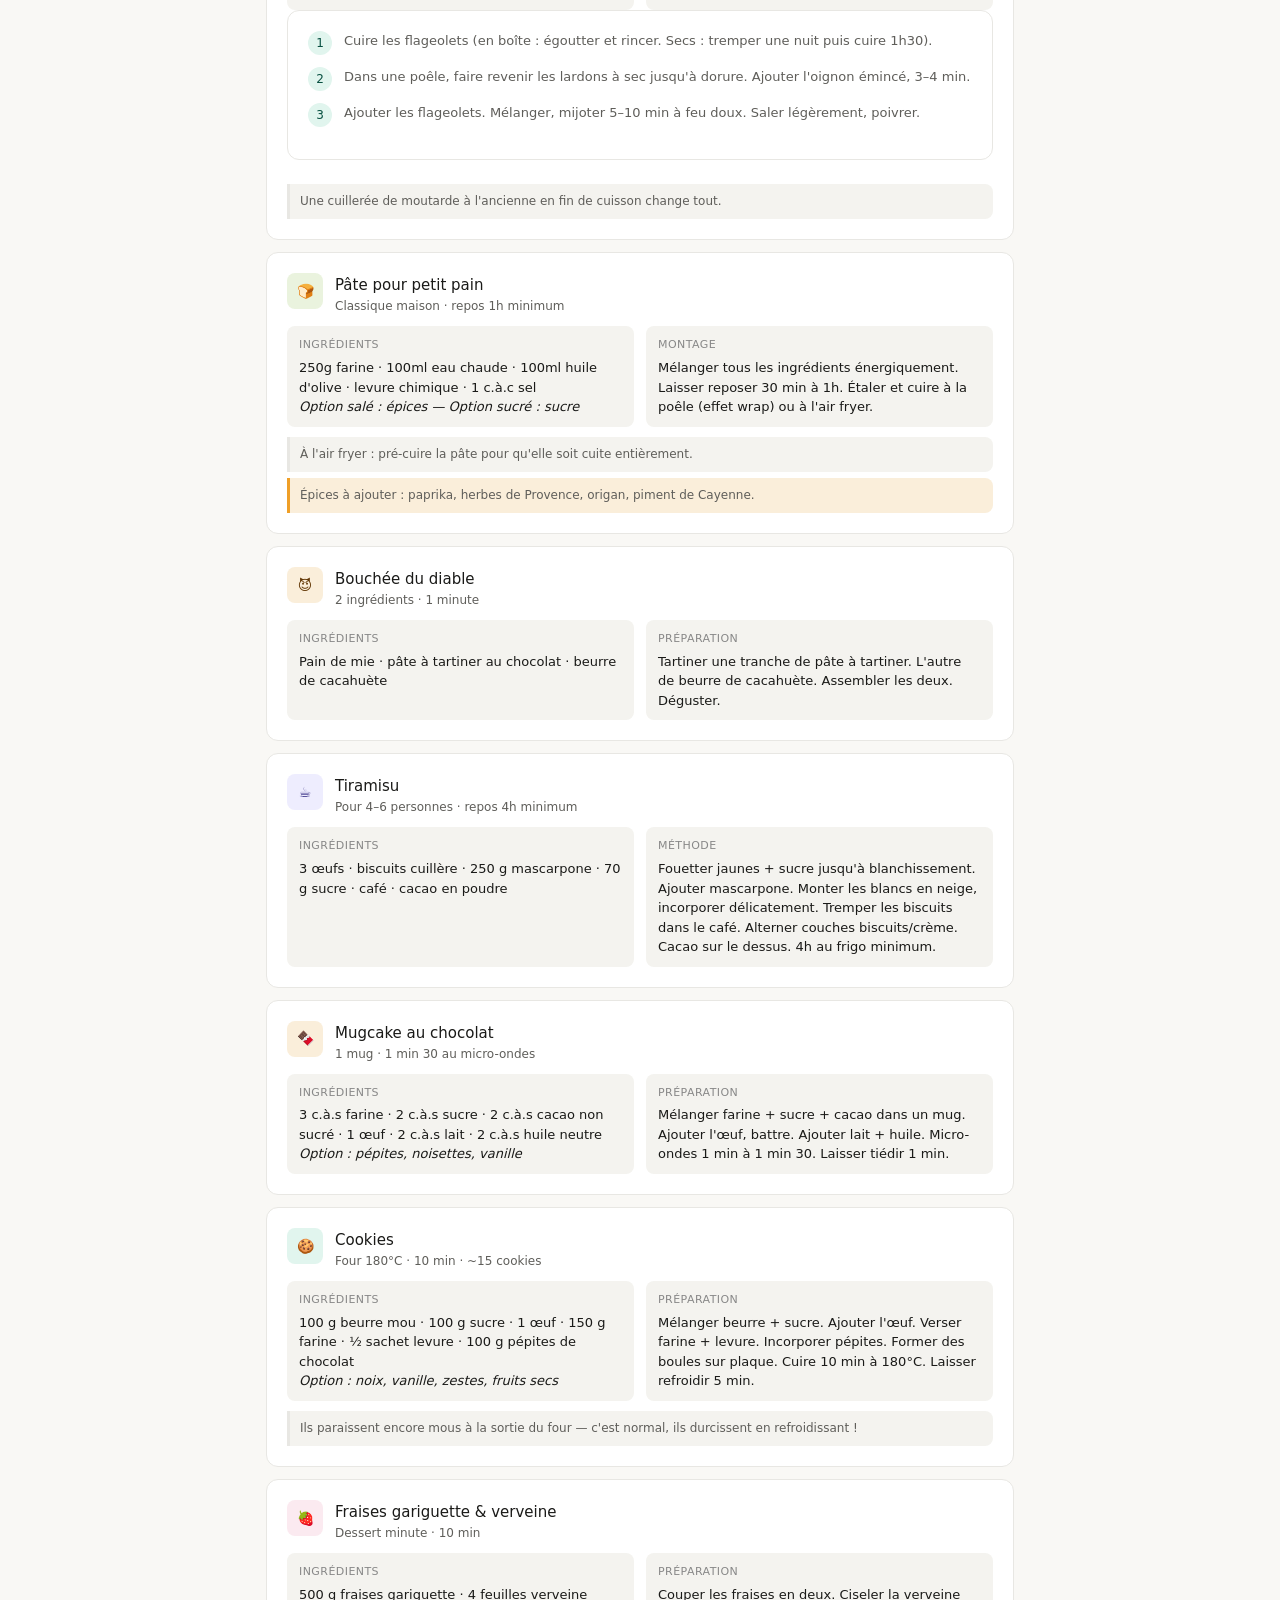
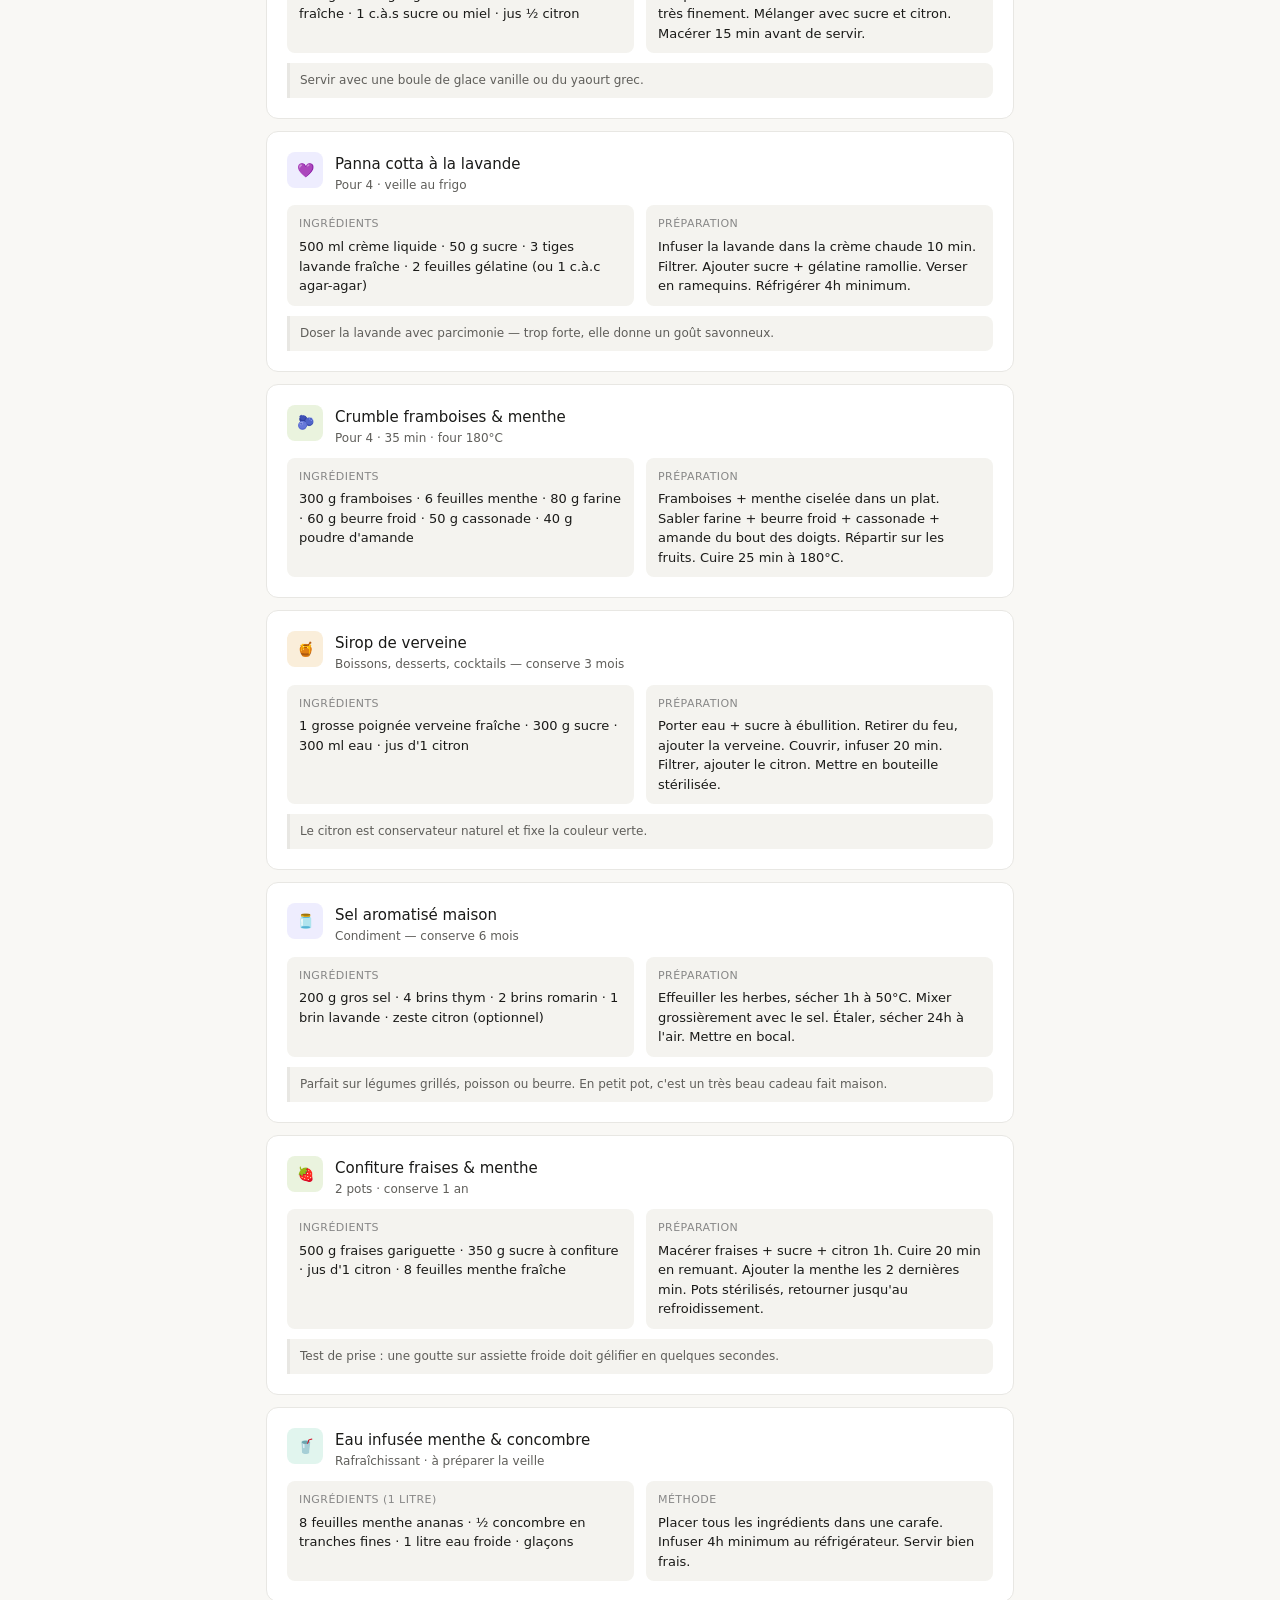
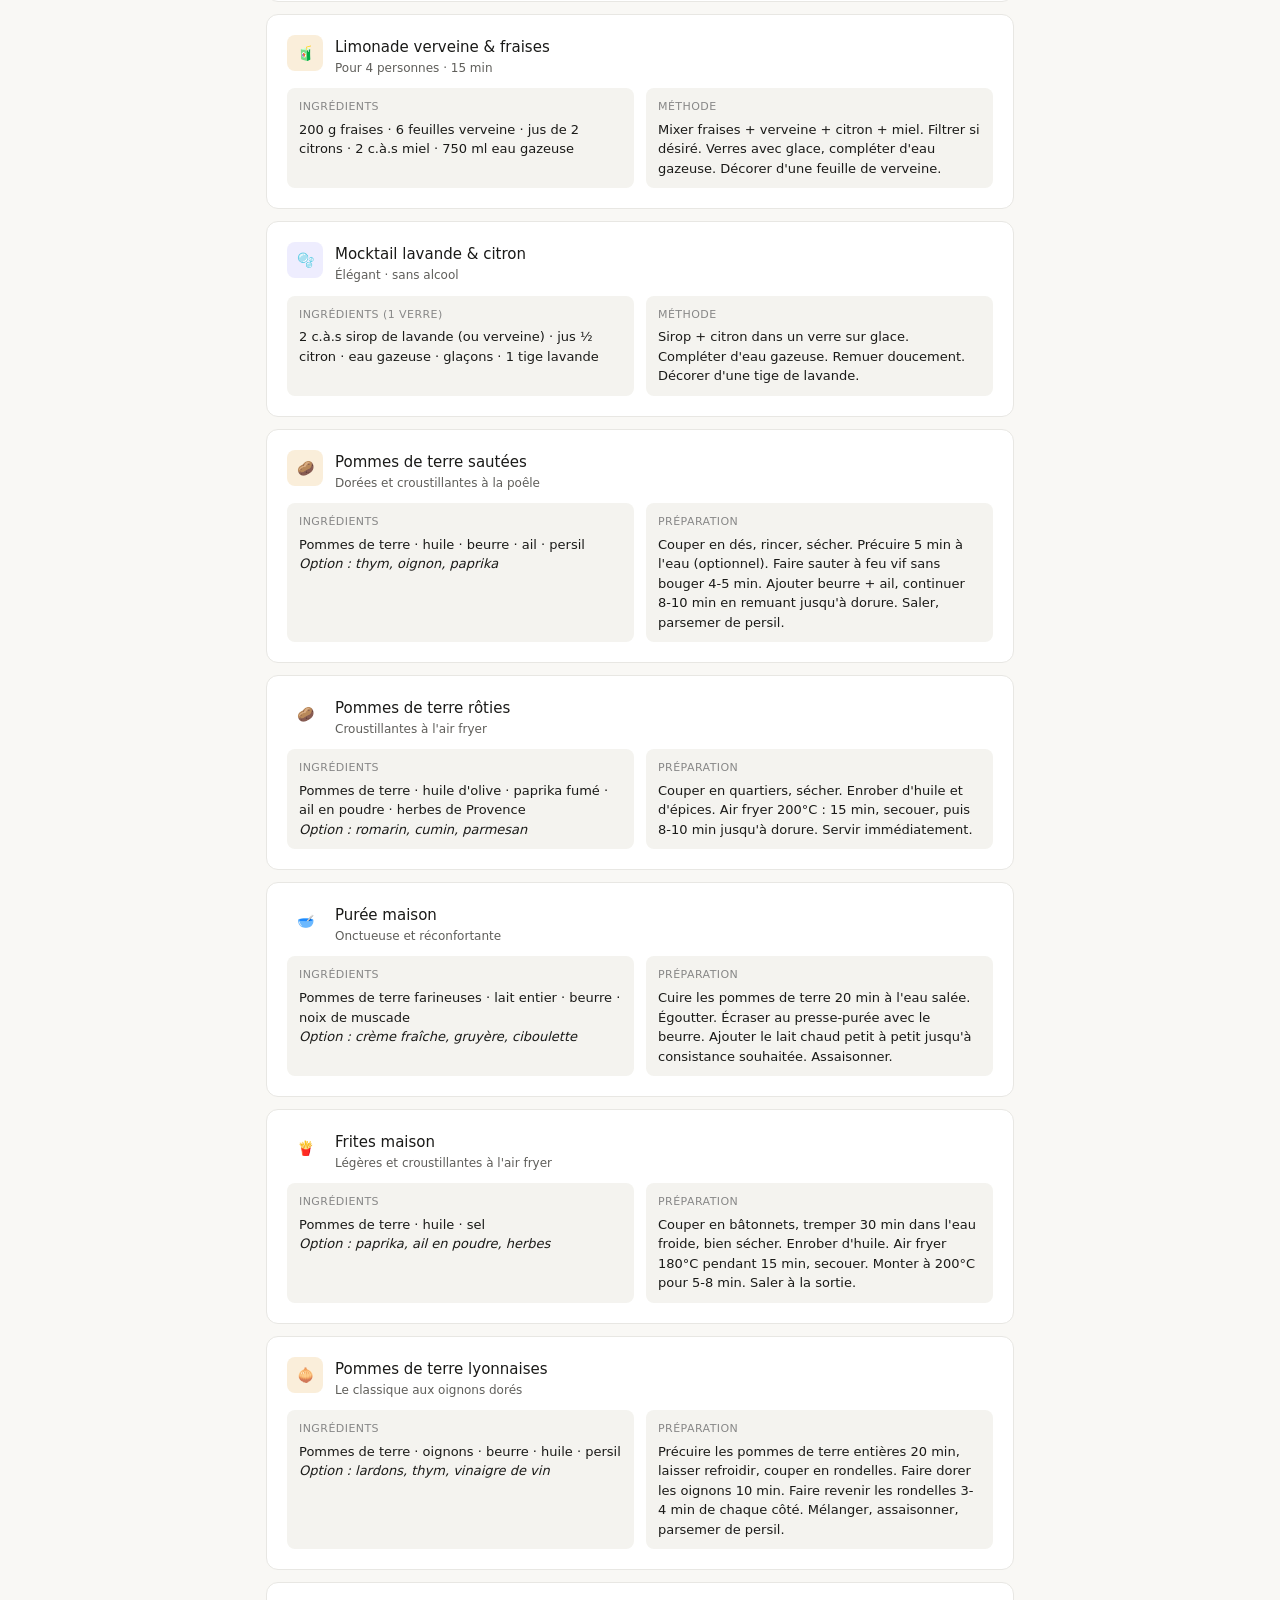
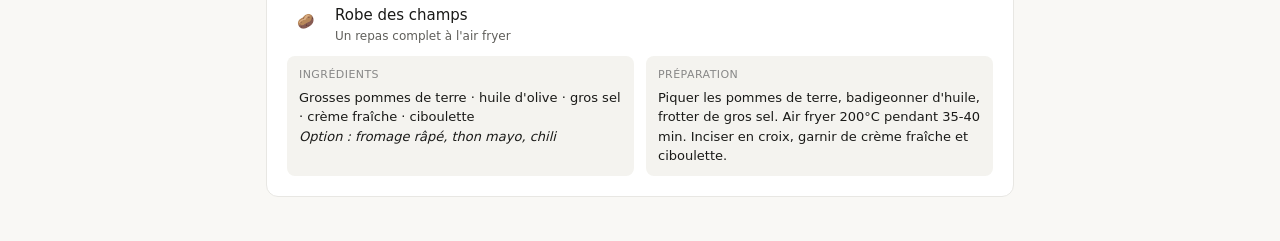
<file: RECETTES.html>
<!DOCTYPE html>
<html lang="fr">
<head>
  <meta charset="UTF-8">
  <meta name="viewport" content="width=device-width, initial-scale=1.0">
  <link rel="stylesheet" href="style.css">
  <title>Recettes — Minljiva</title>
</head>
<body>

  <header class="site-header" data-page="carnet">
    <a href="index.html"><img src="Minljiva.png" alt="Minljiva"></a>
    <nav class="nav" id="main-nav"></nav>
  </header>

  <h1>Recettes</h1>
  <p class="subtitle">Le carnet — cuisine & tisanes</p>

  <div class="filter-bar">
    <span class="filter-label">Section</span>
    <button class="filter-btn section-btn active" onclick="setSection('recettes', this)">Recettes</button>
    <button class="filter-btn section-btn" onclick="setSection('tisanes', this)">Tisanes</button>
  </div>

  <div id="filters-recettes" class="filter-bar">
    <span class="filter-label">Par type</span>
    <button class="filter-btn active" onclick="filterType('all', this)">Toutes</button>
    <button class="filter-btn" onclick="filterType('sale', this)">Salé</button>
    <button class="filter-btn" onclick="filterType('sucre', this)">Sucré</button>
    <button class="filter-btn" onclick="filterType('conserves', this)">Conserves & sirops</button>
    <button class="filter-btn" onclick="filterType('boissons', this)">Boissons fraîches</button>
    <span class="filter-label">Par temps</span>
    <button class="filter-btn time-btn active" onclick="filterTime('all', this)">Tous</button>
    <button class="filter-btn time-btn" onclick="filterTime('rapide', this)">Rapide</button>
    <button class="filter-btn time-btn" onclick="filterTime('long', this)">Long / mijoté</button>
    <button class="filter-btn time-btn" onclick="filterTime('mealprep', this)">Meal prep</button>
  </div>

  <div id="filters-tisanes" class="filter-bar">
    <span class="filter-label">Par type</span>
    <button class="filter-btn tcat-btn active" onclick="filterTCat('all', this)">Toutes</button>
    <button class="filter-btn tcat-btn" onclick="filterTCat('solo', this)">Plantes seules</button>
    <button class="filter-btn tcat-btn" onclick="filterTCat('melange', this)">Mélanges</button>
    <button class="filter-btn tcat-btn" onclick="filterTCat('moment', this)">Par moment</button>
    <button class="filter-btn tcat-btn" onclick="filterTCat('methode', this)">Comment préparer</button>
    <span class="filter-label">Par effet</span>
    <button class="filter-btn teffet-btn active" onclick="filterTEffet('all', this)">Tous effets</button>
    <button class="filter-btn teffet-btn" onclick="filterTEffet('sommeil', this)">Sommeil</button>
    <button class="filter-btn teffet-btn" onclick="filterTEffet('digestif', this)">Digestif</button>
    <button class="filter-btn teffet-btn" onclick="filterTEffet('immunite', this)">Immunité</button>
    <button class="filter-btn teffet-btn" onclick="filterTEffet('stress', this)">Anti-stress</button>
    <button class="filter-btn teffet-btn" onclick="filterTEffet('detox', this)">Détox</button>
    <button class="filter-btn teffet-btn" onclick="filterTEffet('froid', this)">Froid & hiver</button>
  </div>

  <div class="count-bar" id="count"></div>
  <div id="grid"></div>

<script src="scripts/RECETTES.js"></script>
  <script src="scripts/nav.js"></script>
</body>
</html>
</file>
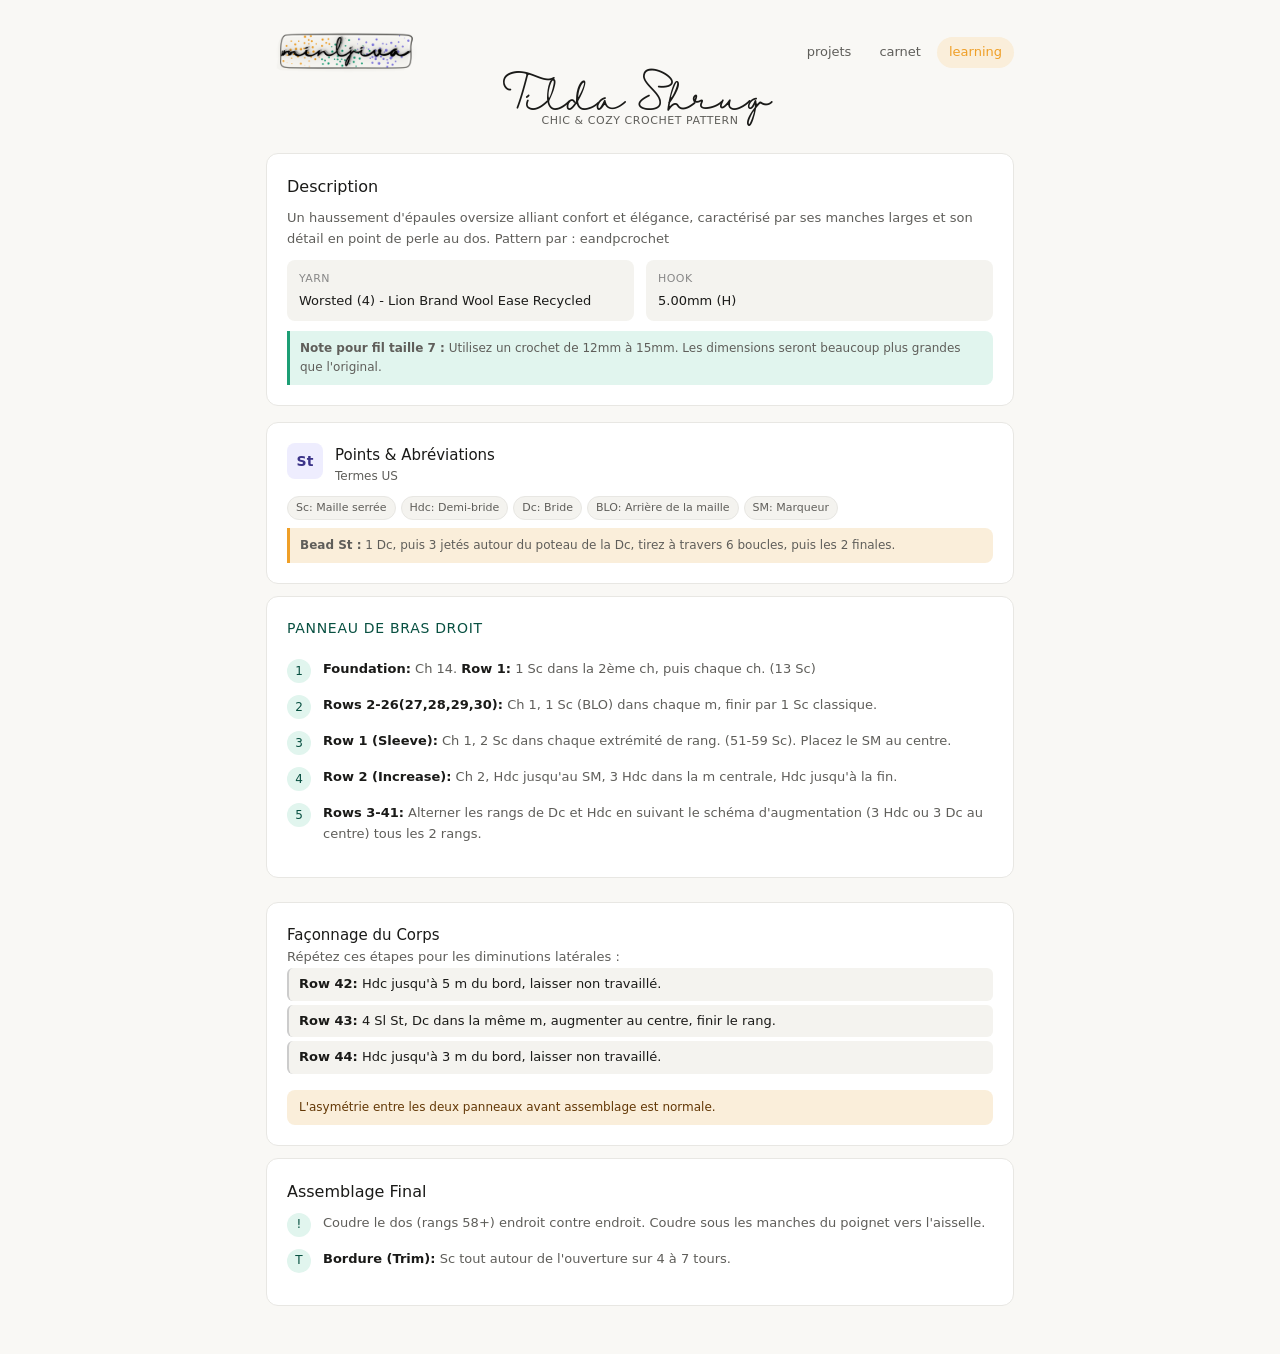
<file: TILDASHRUG.html>
<!DOCTYPE html>
<html lang="fr">
<head>
  <meta charset="UTF-8">
  <meta name="viewport" content="width=device-width, initial-scale=1.0">
  <link rel="stylesheet" href="style.css">
  <title>Tilda Shrug — Minljiva</title>
</head>
<body>

  <!-- HEADER -->
    <header class="site-header" data-page="learning">
    <a href="index.html"><img src="Minljiva.png" alt="Minljiva"></a>
    <nav class="nav" id="main-nav"></nav>
</header>
    <h1>Tilda Shrug</h1>
    <p class="subtitle">Chic & Cozy Crochet Pattern</p>


<section class="box">
    <h2>Description</h2>
    <p class="desc">Un haussement d'épaules oversize alliant confort et élégance, caractérisé par ses manches larges et son détail en point de perle au dos.
    Pattern par : <a href="https://www.eandpcrochet.com/the-tilda-shrug-crochet-pattern/">eandpcrochet</a></p>
    
    <div class="row">
        <div class="block">
            <p class="block-label">Yarn</p>
            <p class="block-val">Worsted (4) - Lion Brand Wool Ease Recycled</p>
        </div>
        <div class="block">
            <p class="block-label">Hook</p>
            <p class="block-val">5.00mm (H)</p>
        </div>
    </div>

    <div class="tipV">
        <strong>Note pour fil taille 7 :</strong> Utilisez un crochet de 12mm à 15mm. Les dimensions seront beaucoup plus grandes que l'original.
    </div>
</section>

<section class="recipe">
    <div class="recipe-header">
        <div class="recipe-icon recipe-icon-violet">St</div>
        <div>
            <h2 class="recipe-title">Points & Abréviations</h2>
            <p class="recipe-sub">Termes US</p>
        </div>
    </div>
    <div class="tags">
        <span class="tag">Sc: Maille serrée</span>
        <span class="tag">Hdc: Demi-bride</span>
        <span class="tag">Dc: Bride</span>
        <span class="tag">BLO: Arrière de la maille</span>
        <span class="tag">SM: Marqueur</span>
    </div>
    <div class="pot-info">
        <strong>Bead St :</strong> 1 Dc, puis 3 jetés autour du poteau de la Dc, tirez à travers 6 boucles, puis les 2 finales.
    </div>
</section>

<section class="how-box">
    <h2 class="section-pattern-title">Panneau de Bras Droit</h2>
    
    <div class="step">
        <div class="step-num">1</div>
        <div class="step-text"><strong>Foundation:</strong> Ch 14. <strong>Row 1:</strong> 1 Sc dans la 2ème ch, puis chaque ch. (13 Sc)</div>
    </div>

    <div class="step">
        <div class="step-num">2</div>
        <div class="step-text"><strong>Rows 2-26(27,28,29,30):</strong> Ch 1, 1 Sc (BLO) dans chaque m, finir par 1 Sc classique.</div>
    </div>

    <div class="step">
        <div class="step-num">3</div>
        <div class="step-text"><strong>Row 1 (Sleeve):</strong> Ch 1, 2 Sc dans chaque extrémité de rang. (51-59 Sc). Placez le SM au centre.</div>
    </div>

    <div class="step">
        <div class="step-num">4</div>
        <div class="step-text"><strong>Row 2 (Increase):</strong> Ch 2, Hdc jusqu'au SM, 3 Hdc dans la m centrale, Hdc jusqu'à la fin.</div>
    </div>

    <div class="step">
        <div class="step-num">5</div>
        <div class="step-text"><strong>Rows 3-41:</strong> Alterner les rangs de Dc et Hdc en suivant le schéma d'augmentation (3 Hdc ou 3 Dc au centre) tous les 2 rangs.</div>
    </div>
</section>

<section class="recipe">
    <h2 class="recipe-title">Façonnage du Corps</h2>
    <p class="desc">Répétez ces étapes pour les diminutions latérales :</p>
    
    <div class="pattern-row"><strong>Row 42:</strong> Hdc jusqu'à 5 m du bord, laisser non travaillé.</div>
    <div class="pattern-row"><strong>Row 43:</strong> 4 Sl St, Dc dans la même m, augmenter au centre, finir le rang.</div>
    <div class="pattern-row"><strong>Row 44:</strong> Hdc jusqu'à 3 m du bord, laisser non travaillé.</div>
    
    <div class="warn">
        L'asymétrie entre les deux panneaux avant assemblage est normale.
    </div>
</section>

<section class="box">
    <h2>Assemblage Final</h2>
    <div class="step">
        <div class="step-num">!</div>
        <div class="step-text">Coudre le dos (rangs 58+) endroit contre endroit. Coudre sous les manches du poignet vers l'aisselle.</div>
    </div>
    <div class="step">
        <div class="step-num">T</div>
        <div class="step-text"><strong>Bordure (Trim):</strong> Sc tout autour de l'ouverture sur 4 à 7 tours.</div>
    </div>
</section>

<script src="scripts/nav.js"></script>
  </body>
</html>
</file>
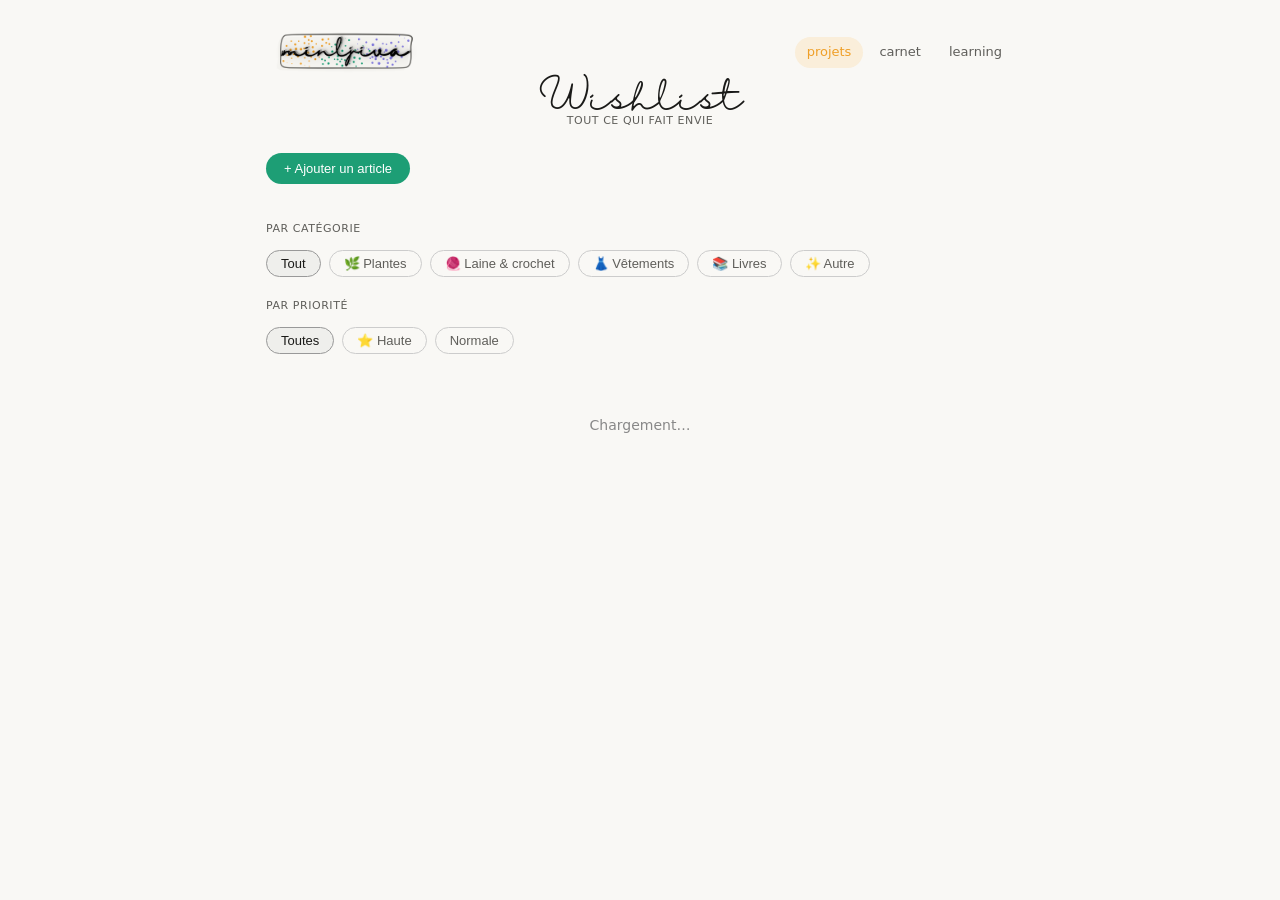
<file: WISHLIST.html>
<!DOCTYPE html>
<html lang="fr">
<head>
  <meta charset="UTF-8">
  <meta name="viewport" content="width=device-width, initial-scale=1.0">
  <link rel="stylesheet" href="style.css">
  <title>Wishlist — Minljiva</title>
  <link rel="icon" href="favicon-mini.png">
</head>
<body>

  <header class="site-header" data-page="projets">
    <a href="index.html"><img src="Minljiva.png" alt="Minljiva"></a>
    <nav class="nav" id="main-nav"></nav>
  </header>

  <h1>Wishlist</h1>
  <p class="subtitle">Tout ce qui fait envie</p>

  <button class="btn-add" onclick="ouvrirModal()">+ Ajouter un article</button>

  <div class="filter-bar">
    <span class="filter-label">Par catégorie</span>
    <button class="filter-btn active" onclick="setFiltre('all', this)">Tout</button>
    <button class="filter-btn" onclick="setFiltre('plantes', this)">🌿 Plantes</button>
    <button class="filter-btn" onclick="setFiltre('laine', this)">🧶 Laine & crochet</button>
    <button class="filter-btn" onclick="setFiltre('vetements', this)">👗 Vêtements</button>
    <button class="filter-btn" onclick="setFiltre('livres', this)">📚 Livres</button>
    <button class="filter-btn" onclick="setFiltre('autre', this)">✨ Autre</button>

    <span class="filter-label">Par priorité</span>
    <button class="filter-btn active" onclick="setPrio('all', this)">Toutes</button>
    <button class="filter-btn" onclick="setPrio('haute', this)">⭐ Haute</button>
    <button class="filter-btn" onclick="setPrio('normale', this)">Normale</button>
  </div>

  <div class="count-bar" id="count"></div>
  <div class="grid" id="grid">
    <div class="loading">Chargement…</div>
  </div>

  <!-- MODAL AJOUT -->
  <div class="overlay" id="overlay" onclick="fermerModalSiDehors(event)">
    <div class="modal">
      <h2>Nouvel article</h2>

      <div class="field">
        <label>Nom *</label>
        <input type="text" id="inp-nom" placeholder="ex : Mélisse en pot, Drops Alpaca…" />
      </div>

      <div class="field">
        <label>Catégorie *</label>
        <select id="inp-cat">
          <option value="plantes">🌿 Plantes</option>
          <option value="laine">🧶 Laine & crochet</option>
          <option value="vetements">👗 Vêtements</option>
          <option value="livres">📚 Livres</option>
          <option value="autre">✨ Autre</option>
        </select>
      </div>

      <div class="field">
        <label>Lien (URL ou site)</label>
        <input type="text" id="inp-lien" placeholder="https://…" />
      </div>

      <div class="field">
        <label>Prix estimé</label>
        <input type="text" id="inp-prix" placeholder="ex : 12 €, ~30 €" />
      </div>

      <div class="field">
        <label>Priorité</label>
        <select id="inp-prio">
          <option value="normale">Normale</option>
          <option value="haute">⭐ Haute</option>
        </select>
      </div>

      <div class="field">
        <label>Notes</label>
        <textarea id="inp-notes" placeholder="Coloris, taille, pourquoi je le veux…"></textarea>
      </div>

      <div class="modal-actions">
        <button class="btn-secondary" onclick="fermerModal()">Annuler</button>
        <button class="btn-save" onclick="ajouter()">Ajouter</button>
      </div>
    </div>
  </div>

  <!-- PANNEAU DETAIL / EDIT -->
  <div class="detail-overlay" id="detail-overlay" onclick="fermerDetail()"></div>
  <div class="detail-panel" id="detail-panel">

    <div class="detail-header">
      <div class="header-top-row">
        <div class="header-meta">
          <div id="d-badge"></div>
          <div id="d-prio-badge"></div>
        </div>
        <button onclick="fermerDetail()" class="btn-close-detail">✕</button>
      </div>
      <div class="plant-name detail-titre" id="d-nom-affiche"></div>
    </div>

    <div class="detail-section detail-section-first">
      <div class="detail-label">Nom</div>
      <input class="edit-input" type="text" id="d-nom" />
    </div>

    <div class="detail-section">
      <div class="detail-label">Catégorie</div>
      <select class="edit-input" id="d-cat">
        <option value="plantes">🌿 Plantes</option>
        <option value="laine">🧶 Laine & crochet</option>
        <option value="vetements">👗 Vêtements</option>
        <option value="livres">📚 Livres</option>
        <option value="autre">✨ Autre</option>
      </select>
    </div>

    <div class="detail-section">
      <div class="detail-label">Lien</div>
      <input class="edit-input" type="text" id="d-lien" />
    </div>

    <div class="detail-section">
      <div class="detail-label">Prix estimé</div>
      <input class="edit-input" type="text" id="d-prix" />
    </div>

    <div class="detail-section">
      <div class="detail-label">Priorité</div>
      <select class="edit-input" id="d-prio">
        <option value="normale">Normale</option>
        <option value="haute">⭐ Haute</option>
      </select>
    </div>

    <div class="detail-section">
      <div class="detail-label">Notes</div>
      <textarea class="edit-textarea" id="d-notes"></textarea>
    </div>

    <button class="btn-secondary btn-edit-save-full" id="btn-detail-save" onclick="sauvegarder()">Enregistrer</button>
    <div class="save-ok" id="save-ok" style="display:none;">✓ Enregistré</div>
  </div>

  <script src="scripts/WISHLIST.js"></script>
  <script src="scripts/nav.js"></script>
</body>
</html>
</file>
<file: style.css>
/* ============================================================
   MINLJIVA — style.css
   Structure :
     1.  Variables
     2.  Reset & base
     3.  Typographie
     4.  Layout & header
     5.  Navigation
     6.  Filtres & onglets
     7.  Grilles
     8.  Cards (unified .card)
     9.  Badges & tags
    10.  Alertes & callouts
    11.  Recettes & étapes
    12.  Modales & panneaux
    13.  Boutons
    14.  Page INDEX
    15.  Page COLORS (palette)
    16.  Page CODING (code blocks)
    17.  Utilitaires
    18.  Responsive
   ============================================================ */


/* ============================================================
   1. VARIABLES
   ============================================================ */
:root {
  /* Couleurs de marque */
  --vert:           #1D9E75;
  --vert-clair:     #E1F5EE;
  --vert-fonce:     #085041;

  --violet:         #7F77DD;
  --violet-clair:   #EEEDFE;
  --violet-fonce:   #3C3489;

  --orange:         #EF9F27;
  --orange-clair:   #FAEEDA;
  --orange-fonce:   #633806;

  --rose-clair:     #FBEAF0;
  --rose-fonce:     #72243E;

  --nature-clair:   #EAF3DE;
  --nature-fonce:   #27500A;

  --bleu-clair:     #E6F1FB;
  --bleu-fonce:     #0C447C;
  --bleu:           #378ADD;

  /* Fond & surfaces */
  --fond:           #f9f8f5;
  --fond-bloc:      #f4f3ef;
  --fond-hover:     #efefec;
  --blanc:          #ffffff;

  /* Bordures */
  --bordure:        #e8e7e3;
  --bordure2:       #ccc;

  /* Texte */
  --texte:          #1a1a18;
  --texte-doux:     #5f5e5a;
  --texte-pale:     #888;

  /* Espacements */
  --radius:         12px;
  --radius-sm:      8px;
  --radius-pill:    99px;
  --gap:            12px;
  --padding-card:   1rem 1.25rem;
}


/* ============================================================
   2. RESET & BASE
   ============================================================ */
*, *::before, *::after {
  box-sizing: border-box;
  margin: 0;
  padding: 0;
}

@font-face {
  font-family: 'Halimun';
  src: url('fonts/Halimun.ttf') format('truetype');
}

body {
  font-family: system-ui, -apple-system, sans-serif;
  background: var(--fond);
  color: var(--texte);
  padding: 2rem 1rem;
  max-width: 780px;
  margin: 0 auto;
  line-height: 1.6;
}

a {
  color: var(--texte-doux);
  text-decoration: none;
  transition: color 0.15s;
}
a:hover { color: var(--texte); }


/* ============================================================
   3. TYPOGRAPHIE
   ============================================================ */
h1 {
  font-family: 'Halimun', sans-serif;
  font-size: 33px;
  font-weight: 500;
  text-align: center;
  margin-bottom: 0;
  margin-top: -30px;
}

h2 {
  font-size: 16px;
  font-weight: 500;
  margin-bottom: 0.5rem;
  color: var(--texte);
}

.subtitle {
  font-size: 11px;
  color: var(--texte-doux);
  margin-bottom: 1.5rem;
  margin-top: -1rem;
  text-align: center;
  text-transform: uppercase;
  letter-spacing: 0.05em;
  width: 100%;
}

.count-bar {
  font-size: 11px;
  color: var(--texte-doux);
  margin-bottom: -0.75rem;
  text-transform: uppercase;
  letter-spacing: 0.05em;
  width: 100%;
}

.date {
  font-size: 12px;
  color: var(--texte-pale);
  font-weight: 500;
  letter-spacing: 0.05em;
}

.desc {
  font-size: 13px;
  color: var(--texte-doux);
  line-height: 1.6;
}

.plant-name {
  font-size: 15px;
  font-weight: 500;
  color: var(--texte);
}

.plant-latin {
  font-size: 12px;
  color: var(--texte-doux);
  margin-bottom: 6px;
}

.clickable-title {
  cursor: pointer;
  font-weight: 500;
  display: inline-block;
  transition: color 0.2s ease;
}
.clickable-title:hover {
  color: var(--vert);
  text-decoration: underline;
}

.save-ok {
  font-size: 11px;
  color: var(--texte-doux);
  margin-bottom: 1.5rem;
  margin-top: 1rem;
  text-align: center;
  text-transform: uppercase;
  letter-spacing: 0.05em;
  width: 100%;
}

.empty, .loading {
  text-align: center;
  padding: 3rem 1rem;
  color: var(--texte-pale);
  font-size: 14px;
}


/* ============================================================
   4. LAYOUT & HEADER
   ============================================================ */
.site-header {
  display: flex;
  align-items: center;
  justify-content: space-between;
  gap: 1rem;
  margin-bottom: 2rem;
}

.site-header img {
  display: block;
  max-width: 160px;
}


/* ============================================================
   5. NAVIGATION
   ============================================================ */
.nav {
  display: flex;
  gap: 4px;
  align-items: center;
  flex-wrap: wrap;
}

.nav-group {
  position: relative;
}

.nav-cat {
  font-size: 13px;
  color: var(--texte-doux);
  padding: 5px 12px;
  border-radius: var(--radius-pill);
  cursor: default;
  display: block;
  user-select: none;
  transition: color 0.15s, background 0.15s;
}

.nav-group:hover .nav-cat,
.nav-group.nav-open .nav-cat {
  background: var(--fond-hover);
  color: var(--texte);
}

.nav-cat.actif {
  color: var(--orange);
  background: var(--orange-clair);
}

.nav-cat-soon {
  opacity: 0.45;
  font-style: italic;
}

/* Dropdown */
.nav-dropdown {
  display: none;
  position: absolute;
  top: calc(100% + 6px);
  left: 0;
  background: var(--blanc);
  border: 1px solid var(--bordure);
  border-radius: 10px;
  padding: 5px 0;
  min-width: 140px;
  z-index: 200;
  box-shadow: 0 4px 16px rgba(0, 0, 0, 0.08);
}

.nav-group:hover .nav-dropdown,
.nav-group.nav-open .nav-dropdown {
  display: block;
}

.nav-drop-item {
  display: block;
  padding: 6px 14px;
  font-size: 13px;
  color: var(--texte-doux);
  text-decoration: none;
  transition: background 0.12s, color 0.12s;
}
.nav-drop-item:hover {
  background: var(--fond-hover);
  color: var(--texte);
}


/* ============================================================
   6. FILTRES & ONGLETS
   ============================================================ */
.tabs,
.filter-bar {
  display: flex;
  gap: 8px;
  flex-wrap: wrap;
  margin-bottom: 1.5rem;
}

.filter-label,
.filter-group {
  font-size: 11px;
  color: var(--texte-doux);
  text-transform: uppercase;
  letter-spacing: 0.05em;
  margin-bottom: 4px;
  margin-top: 0.75rem;
  width: 100%;
}

/* Wrapper multi-groupes de filtres */
.filter-group-wrapper {
  width: 100%;
}

.tab,
.filter-btn {
  font-size: 13px;
  padding: 5px 14px;
  border-radius: var(--radius-pill);
  border: 1px solid var(--bordure2);
  background: transparent;
  color: var(--texte-doux);
  cursor: pointer;
  transition: all 0.15s;
}

.tab:hover,
.filter-btn:hover    { border-color: #999; color: var(--texte); }
.tab.active,
.filter-btn.active   { background: var(--fond-hover); color: var(--texte); border-color: #999; font-weight: 500; }

/* Variantes d'état actif (filtres exposition / convoitises) */
.filter-btn.active-est    { background: var(--bleu-clair);   color: var(--bleu-fonce);   border-color: var(--bleu); }
.filter-btn.active-ouest  { background: var(--orange-clair); color: var(--orange-fonce); border-color: var(--orange); }
.filter-btn.active-ombre  { background: var(--nature-clair); color: var(--nature-fonce); border-color: #639922; }
.filter-btn.active-all    { background: var(--fond-hover);   color: var(--texte);        border-color: #999; }


/* ============================================================
   7. GRILLES
   ============================================================ */
.grid {
  display: grid;
  grid-template-columns: repeat(auto-fit, minmax(300px, 1fr));
  gap: var(--gap);
}


/* ============================================================
   8. CARDS (unified)
   ============================================================ */

/* Carte de base */
.card {
  background: var(--blanc);
  border: 1px solid var(--bordure);
  border-radius: var(--radius);
  padding: var(--padding-card);
}

/* Variante priorité (convoitises) */
.card.prio { border: 2px solid var(--vert); }

/* Variante statut (atelier / crochet) */
.card.todo { border-left: 3px solid var(--violet); }
.card.wip  { border-left: 3px solid var(--orange); }
.card.done { border-left: 3px solid var(--vert); }

/* En-tête de carte */
.card-header {
  display: flex;
  align-items: center;
  gap: 10px;
  margin-bottom: 8px;
}

/* Ligne top (titre + actions) */
.card-top {
  display: flex;
  align-items: center;
  gap: 10px;
  margin-bottom: 8px;
}

.card-top-title { flex: 1; }

/* Barre d'actions en bas de carte */
.card-actions {
  margin-top: 12px;
  display: flex;
  gap: 8px;
}

/* Bloc générique (boîte secondaire) */
.box {
  background: var(--blanc);
  border: 1px solid var(--bordure);
  border-radius: var(--radius);
  padding: 1.25rem;
  margin-bottom: 1rem;
}

/* Label de priorité */
.prio-label {
  font-size: 11px;
  background: var(--vert-clair);
  color: var(--vert-fonce);
  padding: 2px 8px;
  border-radius: var(--radius-sm);
  font-weight: 500;
  display: inline-block;
  margin-bottom: 8px;
}

/* En-tête detail (ligne badge + date + bouton) */
.header-top-row {
  display: flex;
  justify-content: space-between;
  align-items: center;
  width: 100%;
}

.header-meta {
  display: flex;
  align-items: center;
  gap: 10px;
}


/* ============================================================
   9. BADGES & TAGS
   ============================================================ */
.badge {
  font-size: 11px;
  padding: 2px 8px;
  border-radius: var(--radius-sm);
  font-weight: 500;
  flex-shrink: 0;
}

/* Couleurs de badge */
.badge-med                { background: var(--vert-clair);    color: var(--vert-fonce); }
.badge-cul, .badge-arom   { background: var(--orange-clair);  color: var(--orange-fonce); }
.badge-orn, .badge-ete    { background: var(--rose-clair);    color: var(--rose-fonce); }
.badge-fruit, .badge-adapt{ background: var(--nature-clair);  color: var(--nature-fonce); }
.badge-imm                { background: var(--violet-clair);  color: var(--violet-fonce); }
.badge-mel                { background: var(--fond-hover);    color: #444441; }
.badge-soon               { background: var(--orange-clair);  color: var(--orange-fonce); font-size: 10px; border-radius: var(--radius-pill); }

/* Statuts (atelier) */
.statut-todo { background: var(--violet-clair); color: var(--violet-fonce); border: 1px solid #ccc; }
.statut-wip  { background: var(--orange-clair); color: var(--orange-fonce); border: 1px solid #ccc; }
.statut-done { background: var(--vert-clair);   color: var(--vert-fonce);   border: 1px solid #ccc; }

/* Tags */
.tags { display: flex; flex-wrap: wrap; gap: 5px; margin-bottom: 8px; }
.tag {
  font-size: 11px;
  background: var(--fond-bloc);
  color: var(--texte-doux);
  padding: 2px 8px;
  border-radius: var(--radius-pill);
  border: 1px solid var(--bordure);
}

/* Tags d'exposition (convoitises) */
.expo-tag {
  font-size: 11px;
  padding: 2px 8px;
  border-radius: var(--radius-sm);
  font-weight: 500;
}
.expo-est    { background: var(--bleu-clair);   color: var(--bleu-fonce); }
.expo-ouest  { background: var(--orange-clair); color: var(--orange-fonce); }
.expo-ombre  { background: var(--nature-clair); color: var(--nature-fonce); }
.expo-both   { background: var(--fond-hover);   color: #444441; }


/* ============================================================
   10. ALERTES & CALLOUTS
   ============================================================ */

/* Base partagée */
.tip, .note, .tipV, .mariage, .pot-info, .warn {
  font-size: 12px;
  margin-top: 10px;
  padding: 8px 10px;
  border-radius: 0 var(--radius-sm) var(--radius-sm) 0;
  color: var(--texte-doux);
}

/* Neutre */
.tip, .note {
  background: var(--fond-bloc);
  border-left: 3px solid var(--bordure);
}

/* Vert */
.tipV {
  background: var(--vert-clair);
  border-left: 3px solid var(--vert);
}

/* Violet */
.mariage {
  background: var(--violet-clair);
  border-left: 3px solid var(--violet);
  margin-top: 6px;
}

/* Orange */
.pot-info {
  background: var(--orange-clair);
  border-left: 3px solid var(--orange);
  margin-top: 6px;
}

/* Avertissement (plein) */
.warn {
  background: var(--orange-clair);
  color: var(--orange-fonce);
  border-radius: var(--radius-sm);
  padding: 8px 12px;
  margin-top: 1rem;
}


/* ============================================================
   11. RECETTES & ÉTAPES
   ============================================================ */
.recipe {
  background: var(--blanc);
  border: 1px solid var(--bordure);
  border-radius: var(--radius);
  padding: 1.25rem;
  margin-bottom: var(--gap);
}

.recipe-header {
  display: flex;
  align-items: flex-start;
  gap: 12px;
  margin-bottom: 10px;
}

.recipe-icon {
  width: 36px;
  height: 36px;
  border-radius: var(--radius-sm);
  display: flex;
  align-items: center;
  justify-content: center;
  flex-shrink: 0;
  font-size: 14px;
  font-weight: 600;
}

/* Couleurs d'icône */
.recipe-icon-orange  { background: var(--orange-clair);  color: var(--orange-fonce); }
.recipe-icon-vert    { background: var(--vert-clair);    color: var(--vert-fonce); }
.recipe-icon-violet  { background: var(--violet-clair);  color: var(--violet-fonce); }
.recipe-icon-fruit   { background: var(--nature-clair);  color: var(--nature-fonce); }
.recipe-icon-orn     { background: var(--rose-clair);    color: var(--rose-fonce); }
.recipe-icon-neutre  { background: var(--fond-bloc);     color: var(--texte-doux); }

.recipe-title {
  font-size: 15px;
  font-weight: 500;
  color: var(--texte);
  margin: 0;
}

.recipe-sub {
  font-size: 12px;
  color: var(--texte-doux);
  margin: 0;
}

/* Grille info (infos / préparation) */
.row {
  display: grid;
  grid-template-columns: 1fr 1fr;
  gap: var(--gap);
  margin-top: 10px;
}

.block {
  background: var(--fond-bloc);
  border-radius: var(--radius-sm);
  padding: 10px 12px;
}

.block-label {
  font-size: 11px;
  color: var(--texte-pale);
  text-transform: uppercase;
  letter-spacing: 0.04em;
  margin-bottom: 4px;
}

.block-val {
  font-size: 13px;
  color: var(--texte);
  line-height: 1.5;
}

/* How-to */
.how-box {
  background: var(--blanc);
  border: 1px solid var(--bordure);
  border-radius: var(--radius);
  padding: 1.25rem;
  margin-bottom: 1.5rem;
}

.step {
  display: flex;
  gap: 12px;
  align-items: flex-start;
  margin-bottom: 12px;
}

.step-num {
  width: 24px;
  height: 24px;
  border-radius: 50%;
  background: var(--vert-clair);
  color: var(--vert-fonce);
  font-size: 12px;
  font-weight: 500;
  display: flex;
  align-items: center;
  justify-content: center;
  flex-shrink: 0;
}

.step-text {
  font-size: 13px;
  color: var(--texte-doux);
  line-height: 1.6;
}

.step-text strong,
.pattern-row strong { color: var(--texte); font-weight: 600; }

/* Patron de crochet */
.section-pattern-title {
  color: var(--vert-fonce);
  margin-bottom: 1.25rem;
  text-transform: uppercase;
  font-size: 14px;
  letter-spacing: 0.05em;
}

.pattern-row {
  font-size: 13px;
  padding: 6px 10px;
  background: var(--fond-bloc);
  margin-bottom: 4px;
  border-radius: 6px;
  border-left: 2px solid var(--bordure2);
}


/* ============================================================
   12. MODALES & PANNEAUX
   ============================================================ */
.overlay,
.detail-overlay {
  display: none;
  position: fixed;
  inset: 0;
  background: rgba(0, 0, 0, 0.35);
  z-index: 100;
  align-items: center;
  justify-content: center;
}
.overlay.open,
.detail-overlay.open { display: flex; }

.modal {
  background: var(--blanc);
  border-radius: 16px;
  padding: 1.5rem;
  width: 90%;
  max-width: 420px;
  box-shadow: 0 8px 32px rgba(0, 0, 0, 0.12);
}

.modal-actions {
  display: flex;
  justify-content: flex-end;
  gap: 10px;
  margin-top: 20px;
}

/* Champs de formulaire */
.field { margin-bottom: 0.9rem; }

.field label,
.detail-label {
  display: block;
  font-size: 11px;
  color: var(--texte-pale);
  text-transform: uppercase;
  letter-spacing: 0.04em;
  margin-bottom: 4px;
}

.field input,
.field textarea,
.field select,
.edit-input,
.edit-textarea {
  width: 100%;
  border: 1px solid var(--bordure);
  border-radius: var(--radius-sm);
  padding: 8px 10px;
  font-size: 13px;
  font-family: inherit;
  background: var(--fond);
  outline: none;
}

.edit-textarea { min-height: 100px; }

/* Panneau latéral (détail) */
.detail-panel {
  position: fixed;
  top: 0;
  right: -100%;
  width: 100%;
  max-width: 480px;
  height: 100%;
  background: var(--blanc);
  box-shadow: -4px 0 24px rgba(0, 0, 0, 0.12);
  z-index: 201;
  overflow-y: auto;
  transition: right 0.25s ease;
  padding: 1.5rem;
}
.detail-panel.open { right: 0; }

.detail-titre {
  font-size: 20px;
  margin-top: 10px;
  font-weight: 500;
}

.detail-section       { margin-top: 12px; }
.detail-section-first { margin-top: 20px; }


/* ============================================================
   13. BOUTONS
   ============================================================ */

/* Primaire (vert) */
.btn-primary,
.btn-add,
.btn-save {
  display: inline-flex;
  align-items: center;
  gap: 6px;
  background: var(--vert);
  color: #fff;
  border: none;
  border-radius: var(--radius-pill);
  padding: 8px 18px;
  font-size: 13px;
  font-weight: 500;
  cursor: pointer;
  transition: background 0.2s;
}

.btn-add { margin-bottom: 1.5rem; }

.btn-primary:hover,
.btn-add:hover,
.btn-save:hover { background: var(--vert-fonce); }

/* Secondaire (neutre) */
.btn-secondary,
.btn-next,
.btn-edit-save {
  background: var(--fond-bloc);
  border: 1px solid var(--bordure);
  padding: 5px 12px;
  border-radius: 6px;
  font-size: 11px;
  font-weight: 500;
  color: var(--texte);
  cursor: pointer;
  transition: all 0.2s;
}

.btn-secondary:hover,
.btn-next:hover,
.btn-edit-save:hover {
  background: var(--vert-clair);
  border-color: var(--vert);
}

.btn-edit-save-full { width: 100%; margin-top: 15px; }

/* Supprimer */
.btn-delete {
  background: none;
  border: none;
  color: var(--texte-pale);
  font-size: 14px;
  cursor: pointer;
  padding: 5px;
  transition: color 0.2s;
}
.btn-delete:hover { color: #e74c3c; }

/* Fermer panneau */
.btn-close-detail {
  background: none;
  border: none;
  font-size: 20px;
  color: var(--texte-pale);
  cursor: pointer;
  padding: 5px;
  line-height: 1;
  transition: color 0.2s;
}
.btn-close-detail:hover { color: var(--texte); }


/* ============================================================
   14. PAGE INDEX — grille de navigation
   ============================================================ */
.index-grid {
  display: grid;
  grid-template-columns: repeat(auto-fit, minmax(220px, 1fr));
  gap: var(--gap);
  margin-top: 1.5rem;
}

/* Carte de base */
.index-card {
  display: block;
  background: var(--blanc);
  border: 1px solid var(--bordure);
  border-radius: var(--radius);
  padding: var(--padding-card);
  text-decoration: none;
  color: var(--texte);
  transition: border-color 0.15s, box-shadow 0.15s;
}

/* Variantes colorées par catégorie (surcharge de bordure) */
.index-card--projet  { border-color: var(--violet); }
.index-card--carnet  { border-color: var(--vert); }
.index-card--learning{ border-color: var(--orange); }

/* Pour maintenir la compatibilité avec l'ancien HTML */
.index-card-projet   { display: block; background: var(--blanc); border: 1px solid var(--violet);  border-radius: var(--radius); padding: var(--padding-card); text-decoration: none; color: var(--texte); transition: border-color 0.15s, box-shadow 0.15s; }
.index-card-carnet   { display: block; background: var(--blanc); border: 1px solid var(--vert);    border-radius: var(--radius); padding: var(--padding-card); text-decoration: none; color: var(--texte); transition: border-color 0.15s, box-shadow 0.15s; }
.index-card-learning { display: block; background: var(--blanc); border: 1px solid var(--orange);  border-radius: var(--radius); padding: var(--padding-card); text-decoration: none; color: var(--texte); transition: border-color 0.15s, box-shadow 0.15s; }

.index-card:hover,
.index-card-projet:hover,
.index-card-carnet:hover,
.index-card-learning:hover {
  box-shadow: 0 2px 10px rgba(0, 0, 0, 0.08);
  color: var(--texte);
}

.index-card-soon {
  opacity: 0.5;
  cursor: default;
  pointer-events: none;
}

.index-card-cat {
  font-size: 11px;
  text-transform: uppercase;
  letter-spacing: 0.06em;
  color: var(--texte-pale);
  margin-bottom: 4px;
}

.index-card-title {
  font-size: 15px;
  font-weight: 500;
  margin-bottom: 4px;
  display: flex;
  align-items: center;
  gap: 8px;
}

.index-card-desc {
  font-size: 12px;
  color: var(--texte-doux);
  line-height: 1.5;
}


/* ============================================================
   15. PAGE COLORS — palette
   ============================================================ */
.palette {
  display: flex;
  flex-direction: column;
  align-items: center;
  width: 100%;
  max-width: 1000px;
  margin: 0 auto;
}

.palette-group {
  display: flex;
  flex-direction: column;
  align-items: center;
  width: 100%;
  margin-bottom: 5px;
}

.palette-title {
  font-family: 'Halimun', sans-serif;
  font-size: 18px;
  margin-top: 24px;
  padding-bottom: 6px;
  border-bottom: 2px solid var(--bordure);
  text-align: left;
  margin-right: 20px;
  margin-bottom: 5px;
  width: 100%;
}

.cards-container {
  display: flex;
  flex-direction: row;
  justify-content: center;
  flex-wrap: wrap;
  gap: 25px;
  width: 100%;
}

.color-card {
  background: var(--blanc);
  border-radius: var(--radius);
  padding: 10px;
  border: 1px solid var(--bordure);
  transition: transform 0.15s ease, box-shadow 0.15s ease;
  display: flex;
  flex-direction: column;
  align-items: center;
  text-align: center;
  width: 130px;
}
.color-card:hover {
  transform: translateY(-3px);
  box-shadow: 0 6px 14px rgba(0, 0, 0, 0.08);
}

.color-box {
  width: 100%;
  height: 80px;
  border-radius: 10px;
  margin-bottom: 10px;
  box-shadow: inset 0 0 0 1px rgba(0, 0, 0, 0.05);
}

.color-card p {
  font-size: 13px;
  line-height: 1.4;
  color: var(--texte-doux);
  margin: 0;
}

/* Classes couleur pour les swatches */
.vert         { background: var(--vert); }
.vert-clair   { background: var(--vert-clair); }
.vert-fonce   { background: var(--vert-fonce); }
.violet       { background: var(--violet); }
.violet-clair { background: var(--violet-clair); }
.violet-fonce { background: var(--violet-fonce); }
.orange       { background: var(--orange); }
.orange-clair { background: var(--orange-clair); }
.orange-fonce { background: var(--orange-fonce); }
.fond         { background: var(--fond); }
.fond-bloc    { background: var(--fond-bloc); }
.fond-hover   { background: var(--fond-hover); }
.blanc        { background: var(--blanc); }
.bordure      { background: var(--bordure); }
.bordure2     { background: var(--bordure2); }
.texte        { background: var(--texte); }
.texte-doux   { background: var(--texte-doux); }
.texte-pale   { background: var(--texte-pale); }

/* Petit utilitaire pour la couleur blanche sur fond blanc */
.border { border: 1px solid #ddd; }


/* ============================================================
   16. PAGE CODING — blocs de code
   ============================================================ */
.code-block {
  background: var(--texte);
  color: var(--bordure);
  border-radius: var(--radius-sm);
  padding: 10px 14px;
  font-family: 'Courier New', monospace;
  font-size: 12px;
  line-height: 1.7;
  overflow-x: auto;
  margin-top: 6px;
}

.code-block .kw  { color: var(--violet-clair); }
.code-block .str { color: #a8e6cf; }
.code-block .com { color: #666; font-style: italic; }
.code-block .tag { color: #f8c291; border: none; background: none; }
.code-block .atr { color: var(--vert-clair); }


/* ============================================================
   17. UTILITAIRES
   ============================================================ */
.text-primary { color: var(--vert); }
.text-muted   { color: var(--texte-doux); }
.text-pale    { color: var(--texte-pale); }

.mt-sm  { margin-top: 6px; }
.mt-md  { margin-top: 10px; }
.mt-lg  { margin-top: 20px; }
.mb-sm  { margin-bottom: 6px; }
.mb-md  { margin-bottom: 10px; }


/* ============================================================
   18. RESPONSIVE
   ============================================================ */
@media (max-width: 600px) {
  body { padding: 1rem 0.75rem; }
  .grid { grid-template-columns: 1fr; }
  .row  { grid-template-columns: 1fr; }
  .detail-panel { max-width: 100%; }
}
</file>
